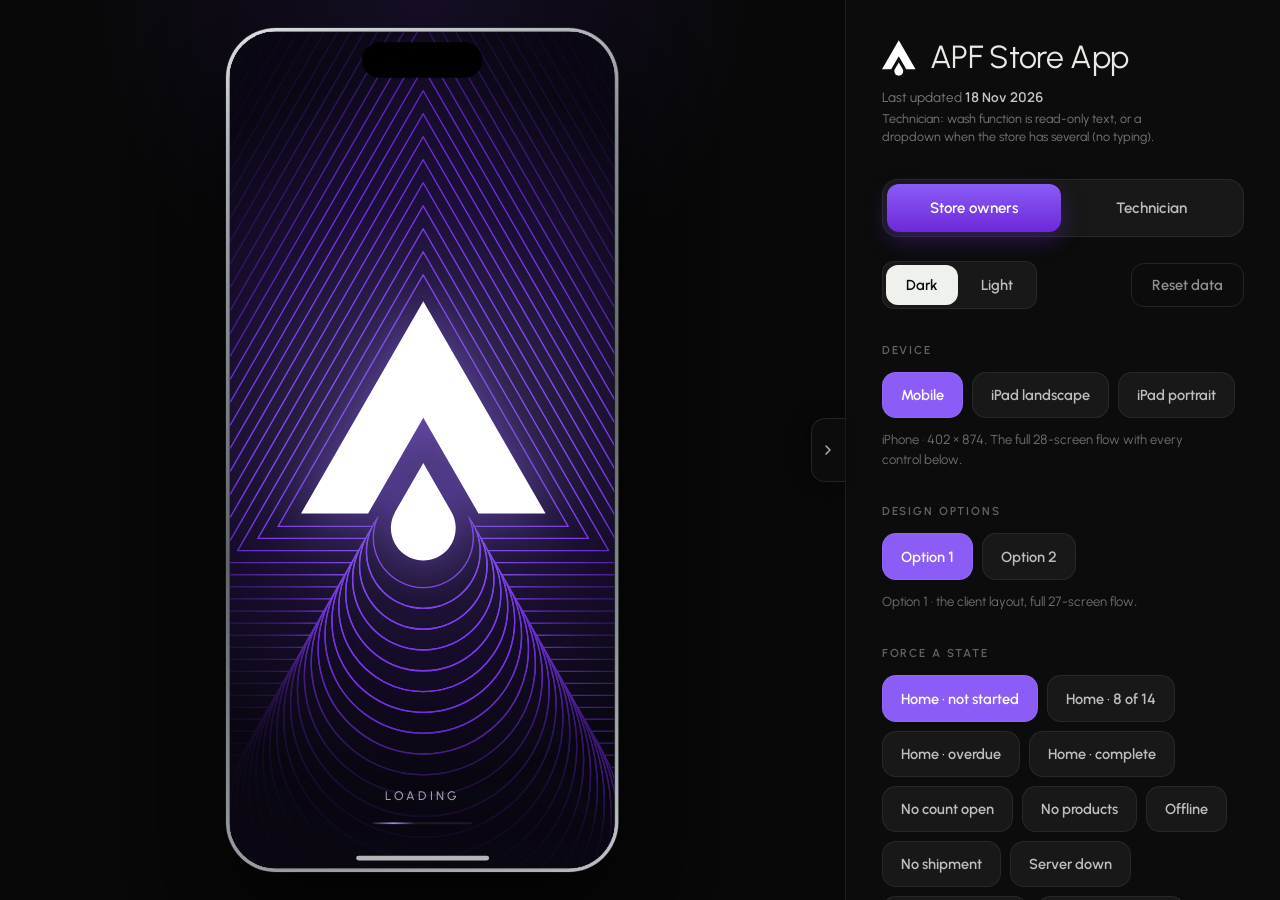
<file: store-app/index.html>
<!doctype html>
<html lang="en">
  <head>
    <meta charset="UTF-8" />
    <link rel="icon" type="image/svg+xml" href="./assets/apf-icon-WhAL2Us3.svg" />
    <meta name="viewport" content="width=device-width, initial-scale=1.0" />
    <title>APF Store App · Prototype</title>
    <script type="module" crossorigin src="./assets/index-CYyWlgnz.js"></script>
    <link rel="stylesheet" crossorigin href="./assets/index-BhBvgNqp.css">
  </head>
  <body>
    <div id="root"></div>
  </body>
</html>
</file>
<file: store-app/assets/index-BhBvgNqp.css>
._wrap_bd04f_1{flex:none;height:100vh;transition:width .32s cubic-bezier(.22,.9,.24,1),min-width .32s cubic-bezier(.22,.9,.24,1);position:relative}._handle_bd04f_7{color:#e8eae6bf;z-index:5;background:#0b0c0b;border:1px solid #ffffff1a;border-right:0;border-radius:14px 0 0 14px;justify-content:center;align-items:center;width:34px;height:64px;display:flex;position:absolute;top:50%;left:-34px;transform:translateY(-50%);box-shadow:-6px 0 18px #0000004d}._clip_bd04f_25{width:100%;height:100vh;overflow:hidden}._body_bd04f_26{background:#0b0c0b;border-left:1px solid #ffffff12;flex-direction:column;gap:34px;width:min(520px,34vw);min-width:400px;height:100vh;padding:40px 36px 56px;font-size:15px;display:flex;overflow-y:auto}._top_bd04f_40{flex-direction:column;align-items:flex-start;gap:12px;display:flex}._brand_bd04f_41{align-items:center;gap:14px;display:flex}._logo_bd04f_42{filter:invert();width:34px;height:36px}._name_bd04f_43{letter-spacing:-.02em;white-space:nowrap;font-size:32px;font-weight:400;line-height:1.1}._current_bd04f_44{color:#e8eae680;white-space:nowrap;font-size:13.5px}._current_bd04f_44 b{color:#e8eae6d9;font-weight:600}._updated_bd04f_46{flex-direction:column;gap:4px;display:flex}._change_bd04f_47{color:#e8eae680;max-width:300px;font-size:12.5px;line-height:1.4}._row_bd04f_49{align-items:center;gap:10px;display:flex}._segment_bd04f_50{background:#ffffff0d;border:1px solid #ffffff12;border-radius:12px;gap:3px;padding:3px;display:flex}._seg_bd04f_50{color:#e8eae6cc;white-space:nowrap;border-radius:12px;padding:11px 20px;font-size:14.5px;font-weight:600;transition:background .2s,color .2s}._segOn_bd04f_67{color:#0b0c0b;background:#eef1ec}._reset_bd04f_68{color:#e8eae699;white-space:nowrap;border:1px solid #ffffff1a;border-radius:13px;margin-left:auto;padding:12px 20px;font-size:14.5px;font-weight:600}._label_bd04f_79{letter-spacing:.16em;text-transform:uppercase;color:#e8eae666;margin-bottom:15px;font-size:11.5px;font-weight:600}._chips_bd04f_87{flex-wrap:wrap;gap:9px;display:flex}._chip_bd04f_87{color:#e8eae6cc;white-space:nowrap;background:#ffffff0d;border:1px solid #ffffff12;border-radius:14px;padding:13px 18px;font-size:14.5px;font-weight:600;transition:background .18s}._chipOn_bd04f_99{color:#fff;background:#8b5cf6}._note_bd04f_100{color:#e8eae673;margin-top:12px;font-size:13px;line-height:1.55}._list_bd04f_102{grid-template-columns:minmax(0,1fr);gap:6px;display:grid}._item_bd04f_103{background:#ffffff08;border:1px solid #ffffff0d;border-radius:14px;align-items:center;gap:13px;min-width:0;padding:15px 18px;transition:background .18s;display:flex}._itemOn_bd04f_114{background:linear-gradient(#8b5cf6,#6d28d9)}._code_bd04f_115{color:#e8eae659;flex:none;width:30px;font:600 12px ui-monospace,monospace}._itemLabel_bd04f_116{color:#e8eae6bf;white-space:nowrap;text-overflow:ellipsis;font-size:15.5px;font-weight:500;overflow:hidden}._itemOn_bd04f_114 ._itemLabel_bd04f_116{color:#fff}._roles_bd04f_118{background:#ffffff0d;border:1px solid #ffffff12;border-radius:16px;grid-template-columns:1fr 1fr;gap:4px;margin-bottom:-10px;padding:4px;display:grid}._role_bd04f_118{color:#e8eae6cc;text-align:center;border-radius:12px;height:48px;font-size:15px;font-weight:600;transition:background .2s,color .2s}._roleOn_bd04f_137{color:#fff;background:linear-gradient(#8b5cf6,#6d28d9);box-shadow:0 8px 22px #6d28d959}._bar_3duxo_1{background:var(--bar);-webkit-backdrop-filter:blur(28px)saturate(180%);border:1px solid var(--edge2);box-shadow:var(--shadow);z-index:5;border-radius:999px;align-items:center;gap:6px;padding:6px;display:flex;position:absolute;bottom:26px;left:50%;transform:translate(-50%)}._tab_3duxo_18{--ease:cubic-bezier(.32,.72,0,1);background:var(--surf2);height:52px;color:var(--muted);transition:padding .34s var(--ease), background .26s ease, color .26s ease, box-shadow .26s ease;border-radius:999px;align-items:center;padding:0 15px;display:flex;position:relative;overflow:hidden}._active_3duxo_31{background:var(--accent-fill);color:var(--primary-ink);box-shadow:0 8px 22px var(--accent-glow);padding:0 20px 0 15px}._icon_3duxo_32{flex:none;justify-content:center;align-items:center;width:26px;height:26px;display:flex}._label_3duxo_33{opacity:0;white-space:nowrap;letter-spacing:-.01em;max-width:0;transition:max-width .34s var(--ease), margin-left .34s var(--ease), opacity .22s ease;margin-left:0;font-size:14px;font-weight:600;overflow:hidden}._active_3duxo_31 ._label_3duxo_33{opacity:1;max-width:140px;margin-left:9px}._dot_3duxo_45{background:var(--signal);width:7px;height:7px;box-shadow:0 0 8px var(--signal-glow);border-radius:50%;position:absolute;top:11px;right:11px}._badge_3duxo_55{background:var(--accent-fill);min-width:17px;height:17px;color:var(--primary-ink);box-shadow:0 0 0 2px var(--bar);border-radius:999px;justify-content:center;align-items:center;padding:0 5px;font-size:10.5px;font-weight:700;display:flex;position:absolute;top:7px;right:6px}._splash_d7ooq_1{z-index:40;cursor:pointer;background:radial-gradient(120% 46% at 50% 0,#180e2c 0%,#0f0920 44%,#08060f 100%),radial-gradient(82% 30% at 50% -6%,#8b5cf642,#0000 70%),#08060f;position:absolute;inset:0;overflow:hidden}._art_d7ooq_13{opacity:0;animation:.9s cubic-bezier(.22,.9,.24,1) both _apf-artUp_d7ooq_1;position:absolute;inset:0}._layer_d7ooq_14{object-fit:cover;width:100%;height:100%;display:block;position:absolute;inset:0}._overlay_d7ooq_15{pointer-events:none}._sweep_d7ooq_18{pointer-events:none;filter:drop-shadow(0 0 9px #8b5cf6bf);opacity:.9;animation:4.6s cubic-bezier(.32,0,.72,.62) 1.5s infinite _sweepRing_d7ooq_1;-webkit-mask-image:radial-gradient(circle closest-side at 50% 59.5%,#0000 55%,#000 78%,#0000 100%);mask-image:radial-gradient(circle closest-side at 50% 59.5%,#0000 55%,#000 78%,#0000 100%);-webkit-mask-position:50% 59.5%;mask-position:50% 59.5%;-webkit-mask-size:20% 20%;mask-size:20% 20%;-webkit-mask-repeat:no-repeat;mask-repeat:no-repeat}._halo_d7ooq_33{pointer-events:none;background:radial-gradient(circle,#a78bfa57,#7c3aed21 42%,#0000 68%);border-radius:50%;width:190%;padding-bottom:190%;animation:5.5s ease-in-out 1.6s infinite _apf-halo_d7ooq_1;position:absolute;top:47.5%;left:50%;transform:translate(-50%,-50%)}._markWrap_d7ooq_46{animation:.8s cubic-bezier(.22,.9,.24,1) .62s both _apf-markUp_d7ooq_1;position:absolute;inset:0}._mark_d7ooq_46{filter:drop-shadow(0 0 26px #8b5cf68c);width:100%;height:100%;display:block;position:absolute;inset:0}._loading_d7ooq_49{flex-direction:column;align-items:center;gap:20px;animation:.8s ease-out 1.25s both _apf-fadeUp_d7ooq_1;display:flex;position:absolute;bottom:46px;left:0;right:0}._loadingText_d7ooq_60{letter-spacing:.26em;text-transform:uppercase;color:#ffffff9e;white-space:nowrap;font-size:13px;font-weight:500}._bar_d7ooq_61{background:#ffffff14;border-radius:2px;width:104px;height:2px;position:relative;overflow:hidden}._barLight_d7ooq_62{background:linear-gradient(90deg,#0000,#a78bfa,#0000);border-radius:2px;width:42%;animation:1.5s ease-in-out infinite _apf-sweep_d7ooq_1;position:absolute;inset:0}@keyframes _apf-artUp_d7ooq_1{0%{opacity:0;transform:scale(1.03)}to{opacity:1;transform:none}}@keyframes _apf-markUp_d7ooq_1{0%{opacity:0;transform:translateY(14px)scale(.97)}to{opacity:1;transform:none}}@keyframes _apf-halo_d7ooq_1{0%,to{opacity:.4;transform:translate(-50%,-50%)scale(1)}50%{opacity:.7;transform:translate(-50%,-50%)scale(1.08)}}@keyframes _apf-fadeUp_d7ooq_1{0%{opacity:0;transform:translateY(10px)}to{opacity:1;transform:none}}@keyframes _apf-sweep_d7ooq_1{0%{transform:translate(-100%)}to{transform:translate(240%)}}@keyframes _sweepRing_d7ooq_1{0%{-webkit-mask-size:20% 20%;mask-size:20% 20%}to{-webkit-mask-size:507% 507%;mask-size:507% 507%}}._btn_2v7ob_2{cursor:pointer;border-radius:999px;flex:none;justify-content:center;align-items:center;gap:8px;width:100%;height:52px;font-size:16px;font-weight:600;display:flex}._md_2v7ob_15{height:52px;font-size:15.5px}._sm_2v7ob_16{height:48px;font-size:14px}._primary_2v7ob_17{background:var(--primary);color:var(--primary-ink);box-shadow:var(--primary-glow)}._off_2v7ob_18{background:var(--btn-off);color:var(--btn-off-ink)}._secondary_2v7ob_19{background:var(--surf-flat);border:1px solid var(--edge2);color:var(--text)}._outline_2v7ob_20{border:1px solid var(--edge2);color:var(--text)}._danger_2v7ob_21{border:1px solid var(--danger-edge);color:var(--danger)}._text_2v7ob_22{height:44px;color:var(--muted);font-size:14px}._field_2v7ob_25{background:var(--surf-flat);border:1px solid var(--edge2);border-radius:16px;align-items:center;gap:12px;height:54px;padding:0 16px;display:flex}._fieldIcon_2v7ob_35{color:var(--muted);flex:none;display:flex}._input_2v7ob_36{min-width:0;color:var(--text);background:0 0;border:0;outline:none;flex:1;font-size:16px}._card_2v7ob_39{background:var(--surf);border:1px solid var(--edge);border-radius:20px}._badge_2v7ob_41{background:var(--surf2);color:var(--muted);border-radius:50%;flex:none;justify-content:center;align-items:center;display:flex}._notice_2v7ob_50{background:var(--surf2);border-radius:14px;gap:10px;padding:12px 14px;font-size:13px;line-height:1.45;display:flex}._noticeIcon_2v7ob_59{color:var(--muted);flex:none;display:flex}._kicker_2v7ob_60{letter-spacing:.08em;text-transform:uppercase;color:var(--muted);font-size:11px;font-weight:600}._stepper_2v7ob_63{background:var(--surf2);border-radius:999px;flex:none;align-items:center;gap:2px;padding:3px;display:flex}._stepBtn_2v7ob_64{width:40px;height:40px;color:var(--muted);border-radius:50%;flex:none;justify-content:center;align-items:center;display:flex}._stepPlus_2v7ob_71{background:var(--accent-fill);color:var(--primary-ink)}._stepValue_2v7ob_72{text-align:center;font-size:18px;font-weight:600}._toggle_2v7ob_75{border-radius:999px;flex:none;width:50px;height:29px;transition:background .2s;position:relative}._knob_2v7ob_76{background:#fff;border-radius:50%;width:23px;height:23px;transition:left .2s;position:absolute;top:3px;box-shadow:0 2px 6px #0000004d}._rules_2v7ob_86{flex-direction:column;gap:10px;display:flex}._rule_2v7ob_86{white-space:nowrap;align-items:center;gap:10px;font-size:13px;font-weight:500;display:flex}._ruleMark_2v7ob_88{width:18px;height:18px;color:var(--primary-ink);border:1.5px solid;border-radius:50%;flex:none;justify-content:center;align-items:center;display:inline-flex}._selects_2v7ob_98{align-items:flex-start;gap:8px;display:flex}._select_2v7ob_98{flex:0 auto;min-width:0;max-width:100%}._selectPill_2v7ob_100{background:var(--surf);border:1px solid var(--edge);cursor:pointer;border-radius:14px;align-items:center;gap:7px;max-width:100%;height:38px;padding:0 12px;display:flex}._selectValue_2v7ob_110{color:var(--text);white-space:nowrap;text-overflow:ellipsis;font-size:13px;font-weight:500;overflow:hidden}._selectCount_2v7ob_111{color:var(--faint);flex:none;font-size:12px;font-weight:600}._caret_2v7ob_112{color:var(--faint);flex:none;transition:transform .22s;display:flex}._menu_2v7ob_113{background:var(--surf);border:1px solid var(--edge);box-shadow:var(--shadow);border-radius:16px;margin-top:8px;padding:5px;animation:.22s ease-out rise}._option_2v7ob_122{cursor:pointer;border-radius:12px;align-items:center;gap:8px;width:100%;padding:11px;display:flex}._optionLabel_2v7ob_123{white-space:nowrap;text-overflow:ellipsis;flex:1;min-width:0;font-size:14px;overflow:hidden}._optionCount_2v7ob_124{flex:none;font-size:12px;font-weight:600}._optionOn_2v7ob_125{background:var(--accent-soft);color:var(--accent)}._selectPill_2v7ob_100:focus-visible{outline:2px solid var(--accent);outline-offset:2px}._selectFloat_2v7ob_128{position:relative}._menuFloat_2v7ob_129{z-index:40;width:max-content;min-width:100%;max-width:min(320px,100vw - 40px);position:absolute;top:100%;left:0}._menuRight_2v7ob_130{left:auto;right:0}._screen_tojtx_2{z-index:1;flex-direction:column;flex:1;min-height:0;animation:.2s ease-out rise;display:flex;position:relative}._padded_tojtx_12{padding:0 24px 36px;animation-duration:.25s}._header_tojtx_14{padding:0 20px 18px}._headerRow_tojtx_15{justify-content:space-between;align-items:center;gap:12px;display:flex}._title_tojtx_16{letter-spacing:-.025em;margin-top:18px;font-size:30px;font-weight:400;line-height:1.1;animation:.5s cubic-bezier(.22,.9,.24,1) 40ms both reveal}._sub_tojtx_25{color:var(--muted);margin-top:7px;font-size:13px;animation:.5s cubic-bezier(.22,.9,.24,1) .1s both reveal}._recess_tojtx_34{background:var(--recess);border-top:1px solid var(--edge2);box-shadow:var(--recess-shadow);border-radius:26px 26px 0 0;flex:1;overflow:auto}._back_tojtx_43{cursor:pointer;flex:none;align-self:flex-start;align-items:center;gap:10px;display:inline-flex}._backCircle_tojtx_44{background:var(--surf-flat);border:1px solid var(--edge);width:34px;height:34px;color:var(--text);border-radius:50%;flex:none;justify-content:center;align-items:center;display:flex}._backLabel_tojtx_53{color:var(--muted);white-space:nowrap;font-size:14px;font-weight:500}._footer_tojtx_56{background:var(--fade);padding:26px 20px 34px;position:absolute;bottom:0;left:0;right:0}._title_120gy_2{letter-spacing:-.025em;font-size:30px;font-weight:400;line-height:1.1}._body_120gy_3{color:var(--muted);font-size:14px;line-height:1.5}._strong_120gy_4{color:var(--text);font-weight:600}._narrow_120gy_5{max-width:290px;margin:0 auto}._push_120gy_6{margin-top:auto}._gap12_120gy_7{margin-top:12px}._gap16_120gy_8{margin-top:16px}._gap28_120gy_9{margin-top:28px}._error_15yvm_1{background:var(--surf);border:1px solid var(--edge);text-align:left;border-radius:14px;gap:10px;padding:12px 14px;font-size:13.5px;line-height:1.45;display:flex}._errorIcon_15yvm_12{color:var(--danger);flex:none;padding-top:1px;display:flex}._errorText_15yvm_13{flex:1;min-width:0}._amber_15yvm_14 ._errorIcon_15yvm_12{color:var(--late-text)}._confirm_15yvm_16{text-align:center;flex-direction:column;align-items:center;width:100%;max-width:520px;margin:auto;display:flex}._disc_15yvm_17{background:color-mix(in srgb, var(--accent) 15%, transparent);width:56px;height:56px;color:var(--accent);border-radius:50%;flex:none;justify-content:center;align-items:center;animation:.45s cubic-bezier(.34,1.4,.64,1) both pop;display:flex}._discNeutral_15yvm_26{background:var(--surf2);color:var(--muted)}._title_15yvm_27{letter-spacing:-.015em;margin-top:18px;font-size:22px;font-weight:500;line-height:1.25}._body_15yvm_28{max-width:320px;color:var(--muted);margin-top:8px;font-size:14px;line-height:1.55}._summary_15yvm_29{text-align:left;width:100%}._actions_15yvm_30{flex-direction:column;align-items:center;gap:4px;width:100%;margin-top:24px;display:flex}._tel_15yvm_32{color:var(--accent);white-space:nowrap;font-weight:600;text-decoration:none}._link_15yvm_35{height:44px;color:var(--accent);align-items:center;padding:0 8px;font-size:14px;font-weight:600;display:inline-flex}._fieldError_15yvm_37._fieldError_15yvm_37{border-color:var(--danger)}._fieldMsg_15yvm_39{color:var(--danger);align-items:center;gap:6px;margin:-2px 4px 0;font-size:13px;font-weight:500;display:flex}._fieldMsg_15yvm_39 svg{flex:none}._logoRow_y7i60_1{justify-content:center;margin-top:64px;display:flex}._logo_y7i60_1{background:var(--surf);border:1px solid var(--edge2);width:104px;height:104px;box-shadow:var(--shadow);border-radius:30px;justify-content:center;align-items:center;display:flex}._logo_y7i60_1 img{width:45px;height:47px;filter:var(--logo)}._title_y7i60_11{text-align:center;letter-spacing:-.025em;margin-top:40px;font-size:30px;font-weight:400;line-height:1.1}._sub_y7i60_12{text-align:center;color:var(--muted);margin-top:9px;font-size:14px}._fields_y7i60_13{flex-direction:column;gap:10px;margin-top:32px;display:flex}._links_y7i60_14{justify-content:center;gap:20px;margin-top:20px;font-size:14px;font-weight:600;display:flex}._forgot_y7i60_15{color:var(--muted)}._request_y7i60_16{color:var(--accent)}._status_y7i60_18{background:var(--surf);border:1px solid var(--edge);text-align:left;border-radius:18px;align-items:center;gap:13px;margin-top:auto;padding:15px 18px;display:flex}._statusText_y7i60_29{flex:1;min-width:0}._statusTitle_y7i60_30{white-space:nowrap;text-overflow:ellipsis;font-size:14.5px;font-weight:600;overflow:hidden}._statusSub_y7i60_31{color:var(--muted);white-space:nowrap;text-overflow:ellipsis;margin-top:3px;font-size:12.5px;overflow:hidden}._chevron_y7i60_32{color:var(--faint);flex:none;display:flex}._title_117h3_1{margin-top:40px}._intro_117h3_2{margin-top:8px}._help_117h3_3{color:var(--muted);text-align:center;margin-top:16px;font-size:13px;line-height:1.5}._sub_1o00p_1{color:var(--muted);margin-top:7px;font-size:13px;animation:.5s cubic-bezier(.22,.9,.24,1) .1s both reveal}._fields_1o00p_8{flex-direction:column;gap:10px;display:flex}._known_1o00p_9{background:var(--accent-soft);border-radius:16px;padding:14px 16px;font-size:13px;line-height:1.5}._knownLink_1o00p_10{cursor:pointer;font-weight:600;text-decoration:underline}._required_1o00p_11{color:var(--faint);flex:none;font-size:11.5px;font-weight:600}._picker_1o00p_13{position:relative}._tags_1o00p_14{background:var(--surf-flat);border:1px solid var(--edge2);border-radius:16px;flex-wrap:wrap;align-items:center;gap:7px;min-height:54px;padding:8px 14px 8px 16px;display:flex}._tagsIcon_1o00p_26{color:var(--muted);flex:none;margin-right:5px;display:flex}._tag_1o00p_14{background:var(--accent-soft);color:var(--accent);border-radius:999px;align-items:center;gap:6px;padding:6px 8px 6px 11px;font-size:13px;font-weight:600;animation:.16s ease-out rise;display:flex}._tagRemove_1o00p_39{cursor:pointer;opacity:.7;display:flex}._query_1o00p_40{min-width:110px;height:36px;color:var(--text);background:0 0;border:0;outline:none;flex:1;padding:0;font-size:16px}._results_1o00p_42{background:var(--surf-flat);border:1px solid var(--edge2);box-shadow:var(--shadow);border-radius:16px;margin-top:6px;animation:.16s ease-out rise;overflow:hidden}._result_1o00p_42{border-top:1px solid var(--edge);background:var(--surf-flat);align-items:center;gap:12px;width:100%;padding:13px 15px;display:flex}._resultOn_1o00p_60{background:var(--accent-soft)}._resultIcon_1o00p_61{color:var(--faint);flex:none;display:flex}._resultText_1o00p_62{flex:1;min-width:0}._resultCity_1o00p_63{white-space:nowrap;text-overflow:ellipsis;font-size:14.5px;font-weight:500;overflow:hidden}._resultNo_1o00p_64{color:var(--muted);margin-top:2px;font-size:12px}._resultCheck_1o00p_65{color:var(--accent);flex:none;display:flex}._noResults_1o00p_66{background:var(--surf-flat);border:1px solid var(--edge2);color:var(--muted);border-radius:16px;margin-top:6px;padding:14px 15px;font-size:13px;animation:.16s ease-out rise}._hint_1o00p_76{color:var(--muted);margin-top:9px;padding:0 4px;font-size:12.5px;line-height:1.5}._send_1o00p_77{margin-top:16px}._card_184fr_1{margin-top:24px;padding:18px 20px}._animated_184fr_2{animation:.5s ease-out .28s both riseIn}._head_184fr_3{border-bottom:1px solid var(--edge);padding-bottom:16px}._headText_184fr_4{letter-spacing:.1em;text-transform:uppercase;color:var(--muted);font-size:11px;font-weight:600}._list_184fr_5{flex-direction:column;margin-top:16px;display:flex}._step_184fr_6{align-items:flex-start;gap:14px;display:flex}._rail_184fr_7{flex-direction:column;flex:none;align-self:stretch;align-items:center;display:flex}._dot_184fr_8{border:1.5px solid;border-radius:50%;flex:none;justify-content:center;align-items:center;width:26px;height:26px;font-size:11.5px;font-weight:600;display:flex}._done_184fr_17{background:var(--accent-fill);color:var(--primary-ink);border-color:#0000}._active_184fr_18{background:var(--accent-soft);border-color:var(--accent-fill);color:var(--accent)}._todo_184fr_19{background:var(--surf-flat);border-color:var(--edge2);color:var(--muted)}._line_184fr_20{background:var(--edge2);border-radius:1px;flex:1;width:1.5px;min-height:22px}._lineDone_184fr_21{background:var(--accent-fill)}._text_184fr_22{flex:1;min-width:0;padding-bottom:20px}._step_184fr_6:last-child ._text_184fr_22{padding-bottom:0}._titleRow_184fr_24{justify-content:space-between;align-items:center;gap:10px;display:flex}._title_184fr_24{color:var(--text);letter-spacing:-.01em;white-space:nowrap;min-width:0;font-size:14.5px;font-weight:500}._titleTodo_184fr_26{color:var(--muted)}._pill_184fr_27{background:var(--surf2);color:var(--muted);white-space:nowrap;border-radius:999px;flex:none;padding:4px 9px;font-size:11.5px;font-weight:600}._sub_184fr_37{color:var(--muted);margin-top:4px;font-size:12.5px;line-height:1.45}._back_1e6q7_2{width:100%;animation:.45s ease-out .62s both riseIn}._back_19oc9_1{flex:none;align-self:flex-start;margin-left:-4px}._title_19oc9_2{margin-top:18px}._intro_19oc9_3{color:var(--muted);margin-top:7px;font-size:13px;line-height:1.5}._link_19oc9_4{color:var(--accent);font-weight:600}._foot_19oc9_5{text-align:center;color:var(--muted);margin-top:12px;padding:0 12px;font-size:12px;line-height:1.5}._title_13um3_1{margin-top:44px}._intro_13um3_2{margin-top:8px}._fields_13um3_3{flex-direction:column;gap:10px;margin-top:28px;display:flex}._eye_13um3_4{color:var(--faint);flex:none;margin:-4px;padding:4px;display:flex}._rules_13um3_5{margin-top:18px}._screen_eau7a_2{padding:0 20px 48px}._top_eau7a_3{justify-content:flex-end;display:flex}._signOut_eau7a_4{background:var(--surf-flat);border:1px solid var(--edge2);border-radius:999px;align-items:center;gap:8px;height:38px;padding:0 14px 0 12px;font-size:14px;font-weight:600;display:flex}._signOut_eau7a_4 svg{color:var(--muted)}._body_eau7a_15{text-align:center;flex-direction:column;flex:1;justify-content:safe center;align-items:center;width:100%;max-width:360px;min-height:0;margin:0 auto;padding-bottom:40px;display:flex;overflow-y:auto}._disc_eau7a_17{background:var(--danger-soft);width:56px;height:56px;color:var(--danger);border-radius:50%;justify-content:center;align-items:center;animation:.45s cubic-bezier(.34,1.4,.64,1) both pop;display:flex}._title_eau7a_25{letter-spacing:-.015em;margin-top:18px;font-size:22px;font-weight:500;line-height:1.25}._sub_eau7a_26{color:var(--muted);margin-top:8px;font-size:14px;line-height:1.55}._details_eau7a_28{width:100%;margin-top:24px}._reason_eau7a_29{background:var(--surf);border:1px solid var(--edge);text-align:left;border-radius:18px;width:100%;padding:16px 18px}._label_eau7a_30{letter-spacing:.08em;text-transform:uppercase;color:var(--faint);font-size:10.5px;font-weight:600}._text_eau7a_31{overflow-wrap:anywhere;margin-top:6px;font-size:14.5px;line-height:1.55}._contact_eau7a_33{background:var(--surf);border:1px solid var(--edge);text-align:left;border-radius:18px;width:100%;margin-top:12px;overflow:hidden}._contactHead_eau7a_34{letter-spacing:.08em;text-transform:uppercase;color:var(--faint);padding:14px 18px 4px;font-size:10.5px;font-weight:600}._row_eau7a_35{min-height:60px;color:inherit;align-items:center;gap:12px;padding:10px 14px 10px 18px;text-decoration:none;display:flex}._row_eau7a_35+._row_eau7a_35{border-top:1px solid var(--edge)}._rowIcon_eau7a_37{background:var(--accent-soft);width:36px;height:36px;color:var(--accent);border-radius:12px;flex:none;justify-content:center;align-items:center;display:flex}._rowText_eau7a_38{flex-direction:column;flex:1;gap:1px;min-width:0;display:flex}._rowLabel_eau7a_39{color:var(--muted);font-size:12px}._rowValue_eau7a_40{overflow-wrap:anywhere;font-size:14.5px;font-weight:600}._rowGo_eau7a_41{color:var(--faint);flex:none;display:flex}._nested_eau7a_43 ._reason_eau7a_29,._nested_eau7a_43 ._contact_eau7a_33{background:var(--surf-flat)}._img_82z3e_1{background-position:50%;background-repeat:no-repeat;background-size:contain;position:absolute;inset:0}._framed_82z3e_2{inset:1px}._search_82z3e_4{background:var(--surf-flat);border:1px solid var(--edge);align-items:center;gap:10px;padding:0 14px;display:flex}._searchIcon_82z3e_5{color:var(--faint);display:flex}._searchInput_82z3e_6{color:var(--text);background:0 0;border:0;outline:none;flex:1;min-width:0;font-size:15px}._avatarImg_82z3e_8{object-fit:cover;width:100%;height:100%;display:block}._initials_82z3e_9{background:var(--surf3);color:var(--text);justify-content:center;align-items:center;font-weight:600;display:flex}._sub_82z3e_11{color:var(--muted);margin-top:7px;font-size:13px;animation:.5s cubic-bezier(.22,.9,.24,1) .1s both reveal}._techBanner_82z3e_20{background:var(--surf-flat);border:1px solid var(--edge);color:var(--muted);border-radius:10px;align-items:center;gap:8px;padding:7px 12px;font-size:12.5px;line-height:1.4;display:flex}._techIcon_82z3e_32{color:var(--muted);flex:none;display:flex}._greeting_nfd7e_1{color:var(--muted);font-size:13.5px;font-weight:500}._actions_nfd7e_2{flex:none;align-items:center;gap:8px;display:flex}._msgBtn_nfd7e_3{background:var(--surf-flat);border:1px solid var(--edge2);width:36px;height:36px;color:var(--text);border-radius:50%;justify-content:center;align-items:center;display:flex;position:relative}._msgDot_nfd7e_12{background:var(--signal);border:2px solid var(--bg);border-radius:50%;width:8px;height:8px;position:absolute;top:6px;right:7px}._avatar_nfd7e_19{background:var(--accent-soft);border-radius:50%;flex:none;width:36px;height:36px;overflow:hidden}._avatar_nfd7e_19 img{object-fit:cover;width:36px;height:36px;display:block}._search_nfd7e_21{border-radius:14px;height:46px;margin-top:16px}._list_nfd7e_23{flex-direction:column;gap:8px;display:flex}._row_nfd7e_24{background:var(--surf);border:1px solid var(--edge);border-radius:20px;align-items:center;gap:14px;padding:16px;display:flex}._badge_nfd7e_33{background:var(--surf2);width:42px;height:42px;color:var(--muted);border-radius:50%;flex:none;justify-content:center;align-items:center;display:flex}._text_nfd7e_41{flex:1;min-width:0;display:block}._noRow_nfd7e_42{align-items:center;gap:8px;display:flex}._storeNo_nfd7e_43{letter-spacing:.02em;color:var(--muted);white-space:nowrap;font-size:12px;font-weight:600}._newDot_nfd7e_44{background:var(--accent);border-radius:50%;flex:none;width:7px;height:7px}._city_nfd7e_45{letter-spacing:-.01em;color:var(--text);white-space:nowrap;text-overflow:ellipsis;margin-top:3px;font-size:17px;font-weight:500;display:block;overflow:hidden}._statusRow_nfd7e_52{align-items:center;gap:6px;margin-top:7px;display:flex}._status_nfd7e_52{color:var(--muted);white-space:nowrap;font-size:12.5px;font-weight:600}._sep_nfd7e_54{background:var(--faint);border-radius:50%;flex:none;width:3px;height:3px}._last_nfd7e_55{color:var(--faint);white-space:nowrap;font-size:12.5px}._chevron_nfd7e_56{color:var(--faint)}._overdue_nfd7e_58{border-color:var(--late-edge)}._overdue_nfd7e_58 ._badge_nfd7e_33{background:var(--late-soft);color:var(--late-text)}._overdue_nfd7e_58 ._status_nfd7e_52{color:var(--late-text)}._done_nfd7e_61 ._badge_nfd7e_33{color:var(--ok,#22c55e)}._done_nfd7e_61 ._city_nfd7e_45{color:var(--muted)}._empty_nfd7e_65{text-align:center;flex-direction:column;flex:1;justify-content:center;align-items:center;padding:0 32px 80px;display:flex}._emptyIcon_nfd7e_66{background:var(--surf2);width:56px;height:56px;color:var(--muted);border-radius:16px;justify-content:center;align-items:center;display:flex}._emptyTitle_nfd7e_67{letter-spacing:-.01em;margin-top:16px;font-size:20px;font-weight:500}._emptyBody_nfd7e_68{color:var(--muted);max-width:300px;margin-top:6px;font-size:14px;line-height:1.5}._emptyPill_nfd7e_69{background:var(--surf2);height:40px;color:var(--text);border-radius:999px;align-items:center;gap:8px;margin-top:20px;padding:0 16px;font-size:14px;font-weight:600;text-decoration:none;display:inline-flex}._emptyPill_nfd7e_69 svg{color:var(--accent)}._emptyLink_nfd7e_71{min-height:44px;color:var(--accent);margin-top:6px;padding:0 12px;font-size:14px;font-weight:600}._allDone_nfd7e_73{text-align:center;color:var(--muted);margin-top:8px;font-size:13px}._noMatch_nfd7e_76{text-align:center;padding:36px 16px}._noMatchTitle_nfd7e_77{letter-spacing:-.01em;overflow-wrap:anywhere;font-size:16px;font-weight:500}._noMatchSub_nfd7e_78{color:var(--muted);margin-top:6px;font-size:14px}._tag_vbx4h_2{white-space:nowrap;color:#fff;-webkit-backdrop-filter:blur(10px);background:#ffffff24;border:1px solid #ffffff38;border-radius:999px;align-items:center;max-width:100%;font-weight:600;display:inline-flex;overflow:hidden}._phone_vbx4h_16{gap:7px;height:30px;padding:0 12px 0 3px;font-size:12.5px}._ipad_vbx4h_17{gap:8px;height:34px;padding:0 14px 0 4px;font-size:13.5px}._icon_vbx4h_18{color:#4a1596;background:#fff;border-radius:50%;flex:none;place-items:center;display:grid}._phone_vbx4h_16 ._icon_vbx4h_18{width:22px;height:22px}._ipad_vbx4h_17 ._icon_vbx4h_18{width:26px;height:26px}._icon_vbx4h_18 svg{width:62%;height:62%;overflow:visible}._ok_vbx4h_22 ._icon_vbx4h_18{color:#0b0a12;background:#5bd28a}._late_vbx4h_23 ._icon_vbx4h_18{background:var(--late);color:var(--late-ink)}._ok_vbx4h_22 ._icon_vbx4h_18 svg,._late_vbx4h_23 ._icon_vbx4h_18 svg{width:72%;height:72%}._stores_vbx4h_25 ._icon_vbx4h_18 svg{width:56%;height:56%}._label_vbx4h_26{text-overflow:ellipsis;min-width:0;overflow:hidden}._collapse_vbx4h_29{-webkit-backdrop-filter:none;background:0 0;border:0;gap:0;height:auto;padding:0}._collapse_vbx4h_29 ._label_vbx4h_26{display:none}._collapse_vbx4h_29 ._icon_vbx4h_18{width:30px;height:30px}._due_vbx4h_34 path:nth-child(2){transform-box:view-box;transform-origin:12px 12px;animation:4s linear infinite _hand_vbx4h_1}._live_vbx4h_35 svg{animation:2.4s cubic-bezier(.6,0,.4,1) infinite _flip_vbx4h_1}._ok_vbx4h_22 path{stroke-dasharray:14;stroke-dashoffset:14px;animation:3s ease-out infinite _draw_vbx4h_1}._late_vbx4h_23 ._icon_vbx4h_18{animation:2.2s ease-in-out infinite _nudge_vbx4h_1}._stores_vbx4h_25 svg{animation:3.2s ease-in-out infinite _hop_vbx4h_1}@keyframes _hop_vbx4h_1{0%,70%,to{transform:translateY(0)}85%{transform:translateY(-6.25%)}}@keyframes _hand_vbx4h_1{to{transform:rotate(360deg)}}@keyframes _flip_vbx4h_1{0%,70%{transform:rotate(0)}to{transform:rotate(180deg)}}@keyframes _draw_vbx4h_1{0%{stroke-dashoffset:14px}25%,85%{stroke-dashoffset:0;opacity:1}to{stroke-dashoffset:0;opacity:0}}@keyframes _nudge_vbx4h_1{0%,60%,to{transform:scale(1)}70%{transform:scale(1.15)rotate(-8deg)}80%{transform:scale(1.15)rotate(8deg)}90%{transform:scale(1)}}@media (prefers-reduced-motion:reduce){._tag_vbx4h_2 *,._late_vbx4h_23 ._icon_vbx4h_18{animation:none!important}._ok_vbx4h_22 path{stroke-dashoffset:0}}._top_1fv78_1{justify-content:space-between;align-items:center;padding:0 20px;display:flex}._storePill_1fv78_2{background:var(--surf-flat);border:1px solid var(--edge2);border-radius:999px;align-items:center;gap:8px;height:38px;padding:0 14px;display:flex}._storeId_1fv78_12{font-size:14px;font-weight:600}._storeCity_1fv78_13{color:var(--muted);white-space:nowrap;font-size:14px;font-weight:500}._bell_1fv78_14{background:var(--surf-flat);border:1px solid var(--edge);border-radius:50%;flex:none;justify-content:center;align-items:center;width:38px;height:38px;display:flex;position:relative}._bellDot_1fv78_23{background:var(--signal);border:2px solid var(--bg);border-radius:50%;width:8px;height:8px;position:absolute;top:9px;right:10px}._avatar_1fv78_30{background:var(--accent-soft);border-radius:50%;flex:none;width:38px;height:38px;overflow:hidden}._avatar_1fv78_30 img{object-fit:cover;width:38px;height:38px;display:block}._scroll_1fv78_34{flex:1;padding:26px 20px 120px;overflow:auto;-webkit-mask-image:linear-gradient(#0000 0,#000 16px);mask-image:linear-gradient(#0000 0,#000 16px)}._greeting_1fv78_35{color:var(--muted);font-size:14px}._title_1fv78_36{letter-spacing:-.025em;margin-top:4px;font-size:30px;font-weight:400;line-height:1.1}._firstRun_1fv78_37{background:var(--surf-flat);border:1px solid var(--edge);border-radius:14px;align-items:flex-start;gap:10px;margin-top:14px;padding:12px 14px;font-size:13px;line-height:1.45;display:flex}._dismiss_1fv78_49{color:var(--muted);flex:none;margin:1px -2px 0 0;padding:2px;display:flex}._hero_1fv78_51{box-shadow:var(--hero-shadow);border-radius:26px;margin-top:14px;padding:20px;overflow:hidden}._heroTop_1fv78_52{justify-content:space-between;align-items:center;gap:12px;display:flex}._cta_1fv78_53{color:#2e1065;white-space:nowrap;background:#fff;border-radius:999px;flex:none;align-items:center;gap:7px;height:40px;padding:0 15px;font-size:14.5px;font-weight:600;display:flex;box-shadow:0 1px 2px #0003}._bigRow_1fv78_68{align-items:baseline;gap:7px;display:flex}._big_1fv78_68{letter-spacing:-.03em;color:#fff;font-size:34px;font-weight:700;line-height:1}._bigSuffix_1fv78_70{color:#ffffffb8;font-size:14px;font-weight:600}._heroSub_1fv78_71{color:#ffffffb3;margin-top:6px;font-size:13px}._progressRow_1fv78_72{align-items:center;gap:12px;margin-top:14px;display:flex}._track_1fv78_73{background:#0000006b;border-radius:999px;flex:1;min-width:0;height:6px;overflow:hidden}._pct_1fv78_74{white-space:nowrap;color:#fff;flex:none;font-size:14px;font-weight:600}._heroNone_1fv78_77{align-items:flex-start;gap:14px;display:flex}._noProducts_1fv78_80{background:var(--surf-flat);border:1px solid var(--edge);color:var(--muted);border-radius:18px;align-items:center;gap:12px;margin-top:14px;padding:16px;font-size:14px;line-height:1.45;display:flex}._noProductsIcon_1fv78_81{background:var(--surf2);width:40px;height:40px;color:var(--muted);border-radius:12px;flex:none;justify-content:center;align-items:center;display:flex}._noneIcon_1fv78_82{color:#fff;background:#ffffff29;border:1px solid #ffffff38;border-radius:12px;flex:none;justify-content:center;align-items:center;width:40px;height:40px;display:flex}._noneTitle_1fv78_83{color:#fff;margin-top:1px;font-size:17px;font-weight:600}._noneBody_1fv78_84{color:#ffffffb8;margin-top:4px;font-size:13px;line-height:1.45}._tiles_1fv78_86{z-index:1;grid-template-columns:1fr 1fr;gap:8px;margin-top:8px;display:grid;position:relative}._tile_1fv78_86{flex-direction:column;min-width:0;min-height:124.5px;padding:16px;display:flex;position:relative}._tileText_1fv78_88{margin-top:auto;padding-top:14px}._tileLabel_1fv78_89{color:var(--muted);white-space:nowrap;text-overflow:ellipsis;font-size:12.5px;font-weight:500;overflow:hidden}._tileTitle_1fv78_90{letter-spacing:-.01em;white-space:nowrap;text-overflow:ellipsis;margin-top:2px;font-size:16px;font-weight:700;overflow:hidden}._tileSub_1fv78_92{color:var(--muted);-webkit-line-clamp:2;-webkit-box-orient:vertical;margin-top:2px;font-size:12px;line-height:1.35;display:-webkit-box;overflow:hidden}._supplies_1fv78_94{z-index:1;align-items:center;gap:14px;margin-top:8px;padding:14px 16px;display:flex;position:relative}._suppliesTitle_1fv78_95{font-size:15px;font-weight:600}._suppliesSub_1fv78_96{color:var(--muted);margin-top:2px;font-size:12px;line-height:1.45}._tileAlert_1fv78_99{background:var(--danger-soft);border-color:var(--danger-edge)}._tileAlert_1fv78_99 ._tileSub_1fv78_92{color:var(--danger);font-weight:600}._tileAlert_1fv78_99>span:first-child{background:var(--danger-soft);color:var(--danger)}._brandPill_1fv78_104{gap:8px;padding-left:0}._brandDisc_1fv78_105{background:linear-gradient(145deg,#a77bff 0%,#7c3aed 45%,#4c1d95 100%);border-radius:50%;flex:none;justify-content:center;align-items:center;width:38px;height:38px;margin:-1px 2px -1px -1px;display:flex;box-shadow:inset 0 1px #ffffff38,0 6px 14px -6px #6d28d9a6}._brandDisc_1fv78_105 img{filter:brightness(0)invert();width:17px;height:18px}._donePill_vjo14_1{border:1px solid var(--edge2);height:30px;color:var(--muted);border-radius:999px;flex:none;align-items:center;gap:6px;padding:0 12px;font-size:12px;font-weight:600;display:flex}._tools_vjo14_12{flex-direction:column;gap:14px;padding:0 20px 18px;display:flex}._cells_vjo14_13{gap:3px;display:flex}._cell_vjo14_13{background:var(--track);border-radius:2px;flex:1;height:4px}._cellDone_vjo14_15{background:var(--accent-fill)}._search_vjo14_16{border-radius:16px;height:48px}._list_vjo14_18{flex-direction:column;gap:6px;display:flex}._empty_vjo14_19{text-align:center;color:var(--muted);margin-top:48px;font-size:13.5px;line-height:1.55}._row_vjo14_21{background:var(--surf);border:1px solid var(--edge);border-radius:18px;align-items:center;gap:12px;padding:9px 16px 9px 12px;display:flex}._next_vjo14_30{border-color:var(--edge2)}._thumb_vjo14_31{flex:none;width:40px;height:52px;position:relative}._thumbDone_vjo14_32{opacity:.8}._text_vjo14_33{flex:1;min-width:0;display:block}._fn_vjo14_34{letter-spacing:.08em;text-transform:uppercase;color:var(--muted);white-space:nowrap;text-overflow:ellipsis;font-size:11px;font-weight:600;display:block;overflow:hidden}._name_vjo14_40{letter-spacing:-.01em;white-space:nowrap;text-overflow:ellipsis;margin-top:2px;font-size:15px;font-weight:600;display:block;overflow:hidden}._meta_vjo14_46{align-items:baseline;gap:8px;margin-top:2px;display:flex}._size_vjo14_47{min-width:0;color:var(--muted);white-space:nowrap;text-overflow:ellipsis;flex:1;font-size:12px;overflow:hidden}._last_vjo14_48{color:var(--muted);white-space:nowrap;flex:none;font-size:12px}._state_vjo14_50{color:var(--faint);flex:none;display:flex}._stateDone_vjo14_51{color:var(--ok,#22c55e)}._noCount_vjo14_54{text-align:center;flex-direction:column;flex:1;justify-content:center;align-items:center;padding:0 32px 100px;display:flex}._noCountIcon_vjo14_55{background:var(--surf2);width:56px;height:56px;color:var(--muted);border-radius:16px;justify-content:center;align-items:center;display:flex}._noCountTitle_vjo14_56{letter-spacing:-.01em;margin-top:16px;font-size:20px;font-weight:500}._noCountBody_vjo14_57{color:var(--muted);max-width:300px;margin-top:6px;font-size:14px;line-height:1.5}._header_mmil7_1{padding:0 20px 18px}._indexPill_mmil7_2{border:1px solid var(--edge2);height:30px;color:var(--muted);border-radius:999px;flex:none;align-items:center;padding:0 12px;font-size:12px;font-weight:600;display:flex}._headRow_mmil7_12{align-items:center;gap:14px;margin-top:12px;display:flex}._headThumb_mmil7_13{background:var(--surf2);border:1px solid var(--edge);border-radius:12px;flex:none;width:54px;height:78px;position:relative;overflow:hidden}._headText_mmil7_22{flex:1;min-width:0}._fn_mmil7_23{letter-spacing:.1em;text-transform:uppercase;color:var(--muted);white-space:nowrap;text-overflow:ellipsis;font-size:11px;font-weight:600;overflow:hidden}._title_mmil7_28{letter-spacing:-.025em;text-wrap:pretty;margin-top:5px;font-size:26px;font-weight:400;line-height:1.15}._size_mmil7_29{color:var(--muted);margin-top:6px;font-size:13px}._recess_mmil7_31{background:var(--recess);border-top:1px solid var(--edge2);box-shadow:var(--recess-shadow);border-radius:26px 26px 0 0;flex:1;padding:22px 20px 0;overflow:auto}._cardTitle_mmil7_41{font-size:15px;font-weight:600}._cardSub_mmil7_42{color:var(--muted);margin-top:3px;font-size:12px}._unopened_mmil7_43{justify-content:space-between;align-items:center;gap:10px;padding:14px 14px 14px 18px;display:flex}._tank_mmil7_45{margin-top:8px;padding:16px 18px}._tankTop_mmil7_46{justify-content:space-between;align-items:center;gap:10px;display:flex}._bar_mmil7_47{margin-top:16px}._scale_mmil7_48{color:var(--faint);justify-content:space-between;margin-top:8px;font-size:11px;font-weight:600;display:flex}._opened_mmil7_50{margin-top:8px;padding:14px 14px 14px 16px;animation:.2s ease-out rise}._openedTop_mmil7_51{justify-content:space-between;align-items:center;display:flex}._openedTitle_mmil7_52{white-space:nowrap;font-size:15px;font-weight:600}._delete_mmil7_53{background:var(--surf2);width:32px;height:32px;color:var(--danger);border-radius:50%;flex:none;justify-content:center;align-items:center;margin:-4px -4px -4px 0;display:flex}._levelRow_mmil7_62{justify-content:space-between;align-items:center;gap:10px;margin-top:12px;display:flex}._levelText_mmil7_63{min-width:0}._level_mmil7_62{letter-spacing:-.02em;white-space:nowrap;font-size:26px;font-weight:500;line-height:1.15}._levelGal_mmil7_65{color:var(--muted);white-space:nowrap;margin-top:2px;font-size:13.5px;font-weight:500}._lvlStepper_mmil7_66{background:var(--surf2);border-radius:999px;flex:none;align-items:center;padding:3px;display:flex}._lvlBtn_mmil7_67{border-radius:50%;justify-content:center;align-items:center;width:40px;height:40px;display:flex}._lvlPlus_mmil7_68{background:var(--accent-fill);color:var(--primary-ink)}._lvlMax_mmil7_69{background:var(--surf3);color:var(--faint)}._addSlot_mmil7_70{width:100%;height:52px;margin-top:10px}._totalCard_mmil7_72{justify-content:space-between;align-items:flex-end;gap:12px;margin-top:14px;padding:16px 18px;display:flex}._totalText_mmil7_73{min-width:0}._prev_mmil7_74{color:var(--faint);white-space:nowrap;margin-top:6px;font-size:11.5px}._math_mmil7_75{color:var(--muted);margin-top:8px;font-size:12px;line-height:1.55}._total_mmil7_72{letter-spacing:-.03em;white-space:nowrap;font-size:28px;font-weight:700;line-height:1}._gal_mmil7_77{color:var(--muted);margin-left:4px;font-size:17px;font-weight:600}._historyRow_mmil7_79{background:var(--surf2);border-radius:16px;align-items:center;gap:11px;width:100%;margin-top:10px;margin-bottom:110px;padding:13px 16px;display:flex}._historyAvatar_mmil7_90{border-radius:50%;flex:none;width:26px;height:26px;font-size:10px;overflow:hidden}._lastLine_mmil7_91{min-width:0;color:var(--text);white-space:nowrap;text-overflow:ellipsis;flex:1;font-size:13px;overflow:hidden}._historyLabel_mmil7_92{color:var(--text);flex:none;align-items:center;gap:4px;font-size:13px;font-weight:600;display:flex}._footer_mmil7_94{background:var(--fade);justify-content:space-between;align-items:center;gap:14px;padding:28px 20px 34px;display:flex;position:absolute;bottom:0;left:0;right:0}._savedCol_mmil7_100{flex:1;min-width:0}._saved_mmil7_100{color:var(--muted);white-space:nowrap;align-items:center;gap:6px;font-size:12.5px;font-weight:600;display:flex}._upNext_mmil7_102{color:var(--faint);white-space:nowrap;text-overflow:ellipsis;margin-top:3px;font-size:12px;overflow:hidden}._next_mmil7_103{background:var(--surf-flat);height:52px;color:var(--text);border:1px solid var(--edge);white-space:nowrap;border-radius:999px;flex:none;align-items:center;gap:10px;padding:0 8px 0 18px;font-size:14px;font-weight:600;display:flex}._nextOn_mmil7_115{background:var(--primary);color:var(--primary-ink);box-shadow:var(--primary-glow);border-color:#0000}._nextLabel_mmil7_116{text-overflow:ellipsis;overflow:hidden}._nextArrow_mmil7_117{background:#0000001f;border-radius:50%;flex:none;justify-content:center;align-items:center;width:36px;height:36px;display:flex}._techBanner_mmil7_118{margin-bottom:10px}._column_tdn8g_2{text-align:center;flex-direction:column;flex:1;justify-content:center;align-items:center;width:100%;max-width:520px;margin-inline:auto;padding:24px 20px 40px;display:flex}._disc_tdn8g_3{background:color-mix(in srgb, var(--accent) 15%, transparent);width:56px;height:56px;color:var(--accent);border-radius:50%;flex:none;justify-content:center;align-items:center;display:flex}._title_tdn8g_4{letter-spacing:-.02em;margin-top:18px;font-size:22px;font-weight:500;line-height:1.25}._body_tdn8g_5{color:var(--muted);margin-top:6px;font-size:14px;line-height:1.5}._card_tdn8g_7{text-align:left;width:100%;margin-top:24px;padding:16px 18px}._label_tdn8g_8{color:var(--muted);font-size:13px;font-weight:500}._chips_tdn8g_9{flex-wrap:wrap;gap:8px;margin-top:10px;display:flex}._chip_tdn8g_9{background:var(--surf2);white-space:nowrap;border-radius:999px;align-items:center;gap:8px;padding:5px 12px 5px 5px;font-size:13px;font-weight:600;display:flex}._chipAvatar_tdn8g_18{background:var(--surf3);width:26px;height:26px;color:var(--text);border-radius:50%;flex:none;justify-content:center;align-items:center;font-size:10px;font-weight:700;display:inline-flex;overflow:hidden}._chipAvatar_tdn8g_18 img{object-fit:cover;width:26px;height:26px;display:block}._finished_tdn8g_29{color:var(--muted);margin-top:12px;font-size:12px}._actions_tdn8g_31{flex-direction:column;gap:8px;width:100%;margin-top:24px;display:flex}._link_tdn8g_32{min-height:44px;color:var(--accent);font-size:14px;font-weight:600}._groups_9tmzs_1{flex-direction:column;display:flex}._groupHead_9tmzs_2{justify-content:space-between;align-items:baseline;gap:10px;padding:0 2px 10px;display:flex}._groupLabel_9tmzs_3{letter-spacing:-.01em;color:var(--text);font-size:15px;font-weight:500}._groupCount_9tmzs_4{color:var(--faint);font-size:12.5px}._rows_9tmzs_5{flex-direction:column;gap:6px;margin-bottom:26px;display:flex}._row_9tmzs_5{background:var(--surf-flat);border:1px solid var(--edge);border-radius:16px;align-items:center;gap:12px;min-height:72px;padding:10px 16px 10px 12px;display:flex}._rowMissing_9tmzs_18{min-height:56px;padding-block:8px}._thumb_9tmzs_19{flex:none;width:40px;height:52px;position:relative}._thumbSmall_9tmzs_20{opacity:.7;height:40px}._body_9tmzs_21{flex:1;min-width:0}._title_9tmzs_22{letter-spacing:-.01em;-webkit-line-clamp:2;-webkit-box-orient:vertical;font-size:15px;font-weight:500;line-height:1.3;display:-webkit-box;overflow:hidden}._detail_9tmzs_23{color:var(--muted);white-space:nowrap;text-overflow:ellipsis;margin-top:3px;font-size:12px;overflow:hidden}._total_9tmzs_25{white-space:nowrap;letter-spacing:-.02em;flex:none;font-size:20px;font-weight:600;line-height:1}._gal_9tmzs_26{color:var(--muted);margin-left:3px;font-size:12px;font-weight:500}._missing_9tmzs_27{color:var(--faint);white-space:nowrap;flex:none;font-size:12.5px}._note_zlo60_2{background:var(--surf-flat);border:1px solid var(--edge);border-radius:16px;align-items:flex-start;gap:10px;padding:14px 16px;font-size:15px;line-height:1.5;display:flex}._safety_zlo60_3{background:var(--danger-soft);border-color:var(--danger-edge)}._safety_zlo60_3 svg{color:var(--danger);flex:none;margin-top:2px}._productRow_zlo60_5{align-items:flex-start}._issue_zlo60_6{color:var(--late-text);margin-top:6px;font-size:13.5px;font-weight:600;line-height:1.45}._comment_zlo60_7{color:var(--muted);margin-top:2px;font-size:12.5px;line-height:1.45}._fold_zlo60_10{background:var(--surf-flat);border:1px solid var(--edge);border-radius:16px;justify-content:space-between;align-items:center;gap:12px;width:100%;min-height:52px;margin-bottom:26px;padding:0 14px 0 16px;display:flex}._fold_zlo60_10[aria-expanded=true]{margin-bottom:8px}._foldLabel_zlo60_17{color:var(--muted);font-size:14px;font-weight:500}._foldIcon_zlo60_18{color:var(--faint);transition:transform .2s;display:flex}._foldOpen_zlo60_19{transform:rotate(180deg)}._photos_zlo60_22{flex-wrap:wrap;gap:8px;margin-bottom:26px;display:flex}._photo_zlo60_22{background:var(--surf2) center / cover no-repeat;border-radius:16px;flex:none;width:160px;height:160px}._clear_zlo60_26{background:var(--surf);border:1px solid var(--edge);border-radius:18px;align-items:center;gap:14px;margin-bottom:10px;padding:16px;display:flex}._clearIcon_zlo60_27{background:var(--surf2);width:40px;height:40px;color:var(--ok,#22c55e);border-radius:50%;flex:none;justify-content:center;align-items:center;display:flex}._clearTitle_zlo60_28{font-size:15.5px;font-weight:600;line-height:1.35}._clearSub_zlo60_29{color:var(--muted);margin-top:2px;font-size:12.5px}._empty_zlo60_32{text-align:center;flex-direction:column;flex:1;justify-content:center;align-items:center;padding:0 32px 100px;display:flex}._emptyIcon_zlo60_33{background:var(--surf2);width:56px;height:56px;color:var(--muted);border-radius:16px;justify-content:center;align-items:center;display:flex}._emptyTitle_zlo60_34{letter-spacing:-.01em;margin-top:16px;font-size:20px;font-weight:500}._emptyText_zlo60_35{color:var(--muted);max-width:300px;margin-top:6px;font-size:14px;line-height:1.5}._viewer_zlo60_38{z-index:30;color:#fff;background:#06040ef5;flex-direction:column;padding:58px 0 40px;display:flex;position:absolute;inset:0}._viewerTop_zlo60_48{justify-content:space-between;align-items:center;padding:0 20px;display:flex}._viewerCount_zlo60_49{color:#ffffffbf;font-size:14px;font-weight:600}._viewerBtn_zlo60_50{color:#fff;-webkit-backdrop-filter:blur(8px);background:#ffffff24;border-radius:50%;flex:none;justify-content:center;align-items:center;width:38px;height:38px;display:flex}._viewerStage_zlo60_60{flex:1;min-height:0;margin-top:16px;position:relative;overflow:hidden}._viewerImg_zlo60_61{cursor:grab;touch-action:pan-y;background-position:50%;background-repeat:no-repeat;background-size:contain;position:absolute;inset:0 12px}._viewerPrev_zlo60_62{position:absolute;top:50%;left:14px;transform:translateY(-50%)}._viewerNext_zlo60_63{position:absolute;top:50%;right:14px;transform:translateY(-50%)}._viewerDots_zlo60_64{justify-content:center;gap:7px;margin-top:18px;display:flex}._dot_zlo60_65{background:#ffffff4d;border-radius:50%;width:7px;height:7px;transition:background .2s,width .2s}._dotOn_zlo60_66{background:#fff;border-radius:999px;width:20px}._list_34mgu_2{flex-direction:column;gap:10px;display:flex}._section_34mgu_3{color:var(--muted);margin:8px 4px 0;font-size:12px;font-weight:600}._section_34mgu_3:first-child{margin-top:0}._none_34mgu_5{color:var(--muted);align-items:center;gap:8px;padding:2px 4px;font-size:13px;line-height:1.45;display:flex}._none_34mgu_5 svg{flex:none}._row_34mgu_8{background:var(--surf);border:1px solid var(--edge);text-align:left;border-radius:18px;align-items:center;gap:12px;width:100%;padding:14px;display:flex}._rowIcon_34mgu_9{background:var(--surf2);width:36px;height:36px;color:var(--muted);border-radius:12px;flex:none;justify-content:center;align-self:flex-start;align-items:center;display:flex}._rowBody_34mgu_10{flex-direction:column;flex:1;gap:2px;min-width:0;display:flex}._rowTop_34mgu_11{align-items:baseline;gap:10px;display:flex}._rowDate_34mgu_12{letter-spacing:-.01em;white-space:nowrap;text-overflow:ellipsis;flex:1;min-width:0;font-size:15px;font-weight:600;overflow:hidden}._rowAway_34mgu_13{color:var(--muted);white-space:nowrap;flex:none;font-size:12px}._rowMeta_34mgu_14{color:var(--muted);white-space:nowrap;text-overflow:ellipsis;font-size:12.5px;overflow:hidden}._rowDone_34mgu_15 ._rowDate_34mgu_12{color:var(--muted);font-weight:500}._tag_34mgu_16{background:var(--surf2);height:22px;color:var(--text);border-radius:999px;align-self:flex-start;align-items:center;margin-top:6px;padding:0 9px;font-size:11.5px;font-weight:600;display:inline-flex}._chev_34mgu_17{color:var(--faint);flex:none;display:flex}._subRow_34mgu_20{align-items:center;gap:10px;display:inline-flex}._statusPill_34mgu_21{background:var(--surf2);height:26px;color:var(--text);border-radius:999px;align-items:center;gap:6px;padding:0 10px;font-size:12.5px;font-weight:600;display:inline-flex}._statusPill_34mgu_21 svg{color:var(--accent)}._statusDone_34mgu_23 svg{color:var(--muted)}._card_34mgu_24{background:var(--surf);border:1px solid var(--edge);border-radius:20px}._cardRow_34mgu_25{justify-content:space-between;align-items:center;gap:14px;padding:15px 16px;display:flex}._label_34mgu_26{color:var(--muted);font-size:13px}._value_34mgu_27{letter-spacing:.01em;font-variant-numeric:tabular-nums;margin-top:3px;font-size:16px;font-weight:600}._note_34mgu_28{color:var(--muted);font-size:14px;line-height:1.5}._track_34mgu_29{background:var(--surf2);height:40px;color:var(--text);border-radius:999px;flex:none;align-items:center;gap:7px;padding:0 16px;font-size:14px;font-weight:600;display:inline-flex}._track_34mgu_29 svg{color:var(--accent)}._productsHead_34mgu_31{color:var(--muted);margin:22px 4px 10px;font-size:13px;font-weight:600}._item_34mgu_32{align-items:center;gap:12px;padding:12px 16px;display:flex}._item_34mgu_32+._item_34mgu_32{border-top:1px solid var(--edge)}._swatch_34mgu_34{width:12px;height:12px;box-shadow:0 0 0 1px color-mix(in srgb, var(--text) 22%, transparent);border-radius:50%;flex:none}._itemName_34mgu_35{white-space:nowrap;text-overflow:ellipsis;font-size:15px;font-weight:500;overflow:hidden}._itemFn_34mgu_36{color:var(--muted);margin-top:2px;font-size:12.5px}._qty_34mgu_37{font-variant-numeric:tabular-nums;flex:none;font-size:15px;font-weight:600}._pane_19c06_3{flex-direction:column;flex:1;min-height:0;animation:.28s ease-out padRise;display:flex}._head_19c06_4{padding:40px 44px 24px}._title_19c06_5{letter-spacing:-.03em;white-space:nowrap;font-size:40px;font-weight:400;line-height:1.05}._sub_19c06_6{color:var(--muted);margin-top:10px;font-size:16px}._titleSm_19c06_8{letter-spacing:-.03em;white-space:nowrap;margin-top:18px;font-size:36px;font-weight:400;line-height:1.05}._subSm_19c06_9{color:var(--muted);margin-top:9px;font-size:15px}._scroll_19c06_10{flex:1;padding:0 44px 44px;overflow:auto}._back_19c06_12{align-items:center;gap:10px;margin-left:-4px;display:inline-flex}._backCircle_19c06_13{background:var(--surf-flat);border:1px solid var(--edge);border-radius:50%;flex:none;justify-content:center;align-items:center;width:38px;height:38px;display:flex}._backLabel_19c06_21{color:var(--muted);white-space:nowrap;font-size:15px;font-weight:500}._footer_19c06_23{border-top:1px solid var(--edge);flex:none;justify-content:space-between;align-items:center;gap:20px;padding:20px 44px 26px;display:flex}._cta_19c06_31{white-space:nowrap;border-radius:999px;flex:none;justify-content:center;align-items:center;min-width:200px;height:52px;padding:0 32px;font-size:16.5px;font-weight:600;display:flex}._chip_19c06_44{white-space:nowrap;border:1px solid #0000;border-radius:999px;align-items:center;font-weight:600;transition:background .15s,color .15s;display:flex}._flex_19c06_53{flex:none;display:flex}._dotSep_19c06_54{background:var(--faint);border-radius:50%;flex:none;width:3px;height:3px}._ellipsis_19c06_55{white-space:nowrap;text-overflow:ellipsis;overflow:hidden}._sync_12trq_2{color:var(--muted);white-space:nowrap;align-items:center;gap:6px;font-size:12px;font-weight:600;display:inline-flex}._syncWarn_12trq_3{color:var(--late-text)}._spinner_12trq_4{border:2px solid var(--edge2);border-top-color:var(--accent);border-radius:50%;flex:none;width:12px;height:12px;animation:.8s linear infinite _spin_12trq_4}@keyframes _spin_12trq_4{to{transform:rotate(360deg)}}._section_12trq_15{background:var(--surf);border:1px solid var(--edge);border-radius:20px;padding:16px 18px}._sectionHead_12trq_16{justify-content:space-between;align-items:center;gap:10px;margin-bottom:12px;display:flex}._sectionTitle_12trq_17{letter-spacing:.08em;text-transform:uppercase;color:var(--muted);align-items:center;gap:8px;font-size:11px;font-weight:600;display:flex}._textAction_12trq_18{color:var(--accent);white-space:nowrap;font-size:13px;font-weight:600}._safety_12trq_21{transition:background .2s,border-color .2s}._safetyAlert_12trq_22{background:var(--danger-soft);border-color:var(--danger-edge)}._safetyAlert_12trq_22 ._sectionTitle_12trq_17{color:var(--danger)}._safetyTags_12trq_24{flex-wrap:wrap;align-items:center;gap:8px;margin-bottom:10px;display:flex}._textarea_12trq_27{background:var(--surf-flat);border:1px solid var(--edge2);width:100%;min-height:84px;max-height:196px;color:var(--text);resize:none;field-sizing:content;border-radius:14px;outline:none;padding:12px 14px;font-size:15px;line-height:1.5;display:block;overflow-y:auto}._textarea_12trq_27:focus{border-color:var(--accent)}._input_12trq_45{background:var(--surf-flat);border:1px solid var(--edge2);width:100%;height:44px;color:var(--text);border-radius:12px;outline:none;padding:0 12px;font-size:15px}._input_12trq_45:focus{border-color:var(--accent)}._suffixWrap_12trq_57{position:relative}._suffixWrap_12trq_57 ._input_12trq_45{text-align:right;font-variant-numeric:tabular-nums;padding-right:38px}._suffix_12trq_57{color:var(--faint);pointer-events:none;font-size:13px;position:absolute;top:50%;right:12px;transform:translateY(-50%)}._washText_12trq_62{color:var(--text);font-size:16px;font-weight:500;line-height:1.35}._washSelect_12trq_63{background:var(--surf-flat);border:1px solid var(--edge2);width:100%;min-width:200px;height:44px;font:inherit;color:var(--text);text-align:left;cursor:pointer;border-radius:12px;align-items:center;gap:10px;padding:0 12px 0 14px;font-size:15px;font-weight:500;display:flex}._washSelect_12trq_63[data-open]{border-color:var(--accent)}._washValue_12trq_74{white-space:nowrap;text-overflow:ellipsis;flex:1;min-width:0;overflow:hidden}._washChev_12trq_75{color:var(--muted);flex:none;transition:transform .16s;display:flex}._washSelect_12trq_63[data-open] ._washChev_12trq_75{color:var(--accent);transform:rotate(180deg)}._static_12trq_78{white-space:pre-wrap;color:var(--text);font-size:15px;line-height:1.55}._staticEmpty_12trq_79{color:var(--faint)}._tag_12trq_82{background:var(--surf2);height:22px;color:var(--muted);white-space:nowrap;border-radius:999px;align-items:center;gap:4px;padding:0 8px;font-size:11px;font-weight:600;display:inline-flex}._tagAccent_12trq_95{background:var(--accent-soft);color:var(--accent)}._tagLate_12trq_96{background:var(--late-soft);color:var(--late-text)}._tagOk_12trq_97{background:color-mix(in srgb, var(--ok) 15%, transparent);color:var(--ok)}._tagDanger_12trq_98{background:var(--danger-soft);color:var(--danger)}._updated_12trq_99{display:inline-flex;position:relative}._updatedBtn_12trq_100{cursor:pointer;height:20px;font-size:10.5px}._was_12trq_62{z-index:20;background:var(--sel);color:var(--sel-ink);white-space:nowrap;box-shadow:var(--shadow);border-radius:12px;padding:8px 11px;font-size:12.5px;font-weight:600;animation:.16s ease-out rise;position:absolute;top:calc(100% + 6px);left:0}._seg_12trq_118{background:var(--surf-flat);border:1px solid var(--edge);border-radius:999px;flex:none;grid-template-columns:1fr 1fr;gap:2px;padding:4px;display:inline-grid}._segBtn_12trq_119{min-width:54px;height:32px;color:var(--muted);text-align:center;border-radius:999px;outline:none;padding:0 14px;font-size:13.5px;font-weight:600;transition:background .15s,color .15s}._segBtn_12trq_119:focus-visible{box-shadow:0 0 0 2px var(--bg), 0 0 0 4px var(--accent)}._segOn_12trq_122{background:var(--surf2);color:var(--text);box-shadow:0 1px 2px #0000002e}._segYes_12trq_123{background:var(--late);color:var(--late-ink)}._check_12trq_126{border:1.5px solid var(--edge2);width:24px;height:24px;color:var(--primary-ink);border-radius:7px;flex:none;justify-content:center;align-items:center;transition:background .15s,border-color .15s;display:flex}._checkOn_12trq_135{background:var(--accent-fill);border-color:var(--accent-fill)}._banner_12trq_138{background:var(--accent-soft);border-radius:16px;align-items:flex-start;gap:12px;padding:13px 14px;font-size:13.5px;line-height:1.45;display:flex}._bannerIcon_12trq_148{color:var(--accent);flex:none;margin-top:1px;display:flex}._bannerLink_12trq_149{color:var(--accent);font-weight:600}._bannerClose_12trq_150{color:var(--muted);flex:none;margin:-2px -2px 0 0;padding:2px;display:flex}._offline_12trq_151{background:var(--surf2);color:var(--muted);text-align:center;justify-content:center;align-items:center;gap:8px;padding:8px 14px;font-size:12px;font-weight:600;display:flex}._offlineRounded_12trq_163{border-radius:12px}._photos_12trq_166{grid-template-columns:repeat(auto-fill,minmax(84px,1fr));gap:8px;display:grid}._photo_12trq_166{aspect-ratio:1;background-color:var(--surf3);cursor:pointer;background-position:50%;background-size:cover;border-radius:14px;position:relative;overflow:hidden}._photoPrev_12trq_177{color:#fff;-webkit-backdrop-filter:blur(6px);backdrop-filter:blur(6px);background:#0a07149e;border-radius:999px;align-items:center;height:20px;padding:0 7px;font-size:10.5px;font-weight:600;display:flex;position:absolute;bottom:6px;left:6px}._photoRemove_12trq_187{color:#fff;-webkit-backdrop-filter:blur(6px);backdrop-filter:blur(6px);background:#0009;border-radius:50%;justify-content:center;align-items:center;width:24px;height:24px;display:flex;position:absolute;top:6px;right:6px}._addTile_12trq_196{aspect-ratio:1;border:1.5px dashed color-mix(in srgb, var(--accent) 45%, transparent);color:var(--accent);text-align:center;border-radius:14px;flex-direction:column;justify-content:center;align-items:center;gap:6px;padding:6px;font-size:12px;font-weight:600;display:flex}._addOff_12trq_206{color:var(--faint);border-color:var(--edge2);cursor:default}._map_12trq_209{background:var(--surf-flat);border:1px solid var(--edge);border-radius:14px;height:150px;position:relative;overflow:hidden}._mapSvg_12trq_210{width:100%;height:100%;position:absolute;inset:0}._pin_12trq_211{color:var(--accent);filter:drop-shadow(0 4px 10px var(--accent-glow));position:absolute;top:50%;left:50%;transform:translate(-50%,-100%)}._pulse_12trq_212{background:var(--accent);opacity:.35;border-radius:50%;width:18px;height:18px;margin:-9px 0 0 -9px;animation:1.6s ease-out infinite _pulse_12trq_212;position:absolute;top:50%;left:50%}@keyframes _pulse_12trq_212{0%{opacity:.5;transform:scale(.6)}to{opacity:0;transform:scale(3)}}._locMeta_12trq_222{flex-direction:column;gap:3px;margin-top:12px;display:flex}._locAddress_12trq_223{font-size:14.5px;font-weight:600}._locSub_12trq_224{color:var(--muted);font-variant-numeric:tabular-nums;font-size:12.5px}._locEmpty_12trq_225{border:1px dashed var(--edge2);text-align:center;color:var(--muted);border-radius:14px;flex-direction:column;align-items:center;gap:10px;padding:22px 16px;font-size:13.5px;display:flex}._locActions_12trq_234{justify-content:space-between;align-items:center;gap:10px;margin-top:12px;display:flex}._danger_12trq_235{color:var(--danger);font-size:13px;font-weight:600}._smallBtn_12trq_236{background:var(--accent-soft);height:36px;color:var(--accent);border-radius:999px;align-items:center;gap:6px;padding:0 14px;font-size:13px;font-weight:600;display:inline-flex}._delta_12trq_246{white-space:nowrap;font-variant-numeric:tabular-nums;border-radius:999px;padding:3px 8px;font-size:12px;font-weight:700}._deltaDown_12trq_247{background:var(--accent-soft);color:var(--accent)}._deltaUp_12trq_248{background:var(--late-soft);color:var(--late-text)}._siteNote_12trq_249{color:var(--late-text);align-items:flex-start;gap:6px;font-size:12px;font-weight:600;line-height:1.4;display:flex}._noVisits_12trq_256{text-align:center;flex-direction:column;flex:1;justify-content:center;align-items:center;gap:12px;padding:24px 20px 140px;animation:.25s ease-out rise;display:flex}._noVisitsIcon_12trq_257{background:var(--surf2);width:56px;height:56px;color:var(--muted);border-radius:16px;justify-content:center;align-items:center;display:flex}._noVisitsTitle_12trq_264{letter-spacing:-.015em;font-size:20px;font-weight:400}._noVisitsBody_12trq_265{color:var(--muted);max-width:300px;font-size:14px;line-height:1.5}._noVisitsBtn_12trq_267{background:var(--surf2);height:40px;color:var(--text);white-space:nowrap;border-radius:999px;align-items:center;gap:7px;margin-top:6px;padding:0 18px;font-size:14px;font-weight:600;display:inline-flex}._noVisitsBtn_12trq_267 svg{color:var(--accent)}._noVisitsPad_12trq_269{flex-direction:column;flex:1;min-height:0;animation:.28s ease-out padRise;display:flex}._noVisitsPadHead_12trq_270{flex:none;padding:40px 44px 0}._noVisitsPadTitle_12trq_271{letter-spacing:-.03em;font-size:40px;font-weight:400;line-height:1.05}._noVisitsPadSub_12trq_272{color:var(--muted);margin-top:10px;font-size:16px}._anchor_12trq_275{display:inline-flex;position:relative}._anchorBlock_12trq_276{width:100%;display:flex}._anchorBlock_12trq_276>:first-child{flex:1;min-width:0}._anchorBlock_12trq_276 ._menu_12trq_278{min-width:100%}._menuScrim_12trq_279{z-index:30;cursor:default;position:fixed;inset:0}._menu_12trq_278{z-index:31;background:var(--surf-flat);border:1px solid var(--edge2);min-width:230px;box-shadow:var(--shadow);border-radius:18px;flex-direction:column;gap:2px;padding:6px;animation:.16s ease-out rise;display:flex;position:absolute;top:calc(100% + 8px)}._menuLeft_12trq_294{left:0}._menuRight_12trq_295{right:0}._menuItem_12trq_296{height:46px;color:var(--text);text-align:left;white-space:nowrap;border-radius:12px;align-items:center;gap:12px;padding:0 12px;font-size:14.5px;font-weight:500;display:flex}._menuItem_12trq_296:hover{background:var(--surf2)}._menuItem_12trq_296:disabled{color:var(--faint);cursor:default;background:0 0}._menuItemOn_12trq_308{background:var(--surf2);font-weight:600}._menuDanger_12trq_309{color:var(--danger)}._menuIcon_12trq_310{color:var(--muted);flex:none;justify-content:center;width:20px;display:flex}._menuDanger_12trq_309 ._menuIcon_12trq_310{color:var(--danger)}._menuCheck_12trq_312{color:var(--accent);margin-left:auto;display:flex}._wrap_or01w_1{text-align:center;flex-direction:column;justify-content:center;align-items:center;max-width:520px;min-height:100%;margin:0 auto;padding:24px 0 40px;animation:.25s ease-out fadeIn;display:flex}._disc_or01w_13{background:color-mix(in srgb, var(--accent) 15%, transparent);width:56px;height:56px;color:var(--accent);border-radius:50%;flex:none;justify-content:center;align-items:center;display:flex}._discWait_or01w_21{background:var(--surf2);color:var(--muted)}._title_or01w_22{letter-spacing:-.015em;margin-top:16px;font-size:22px;font-weight:500;line-height:1.25}._body_or01w_23{color:var(--muted);max-width:360px;margin-top:8px;font-size:14px;line-height:1.5}._card_or01w_24{background:var(--surf);border:1px solid var(--edge);text-align:left;border-radius:16px;align-self:stretch;margin-top:20px;overflow:hidden}._line_or01w_33{align-items:center;gap:12px;min-height:48px;padding:0 16px;display:flex}._line_or01w_33+._line_or01w_33{border-top:1px solid var(--edge)}._label_or01w_35{white-space:nowrap;text-overflow:ellipsis;flex:1;min-width:0;font-size:15px;font-weight:500;overflow:hidden}._value_or01w_36{white-space:nowrap;flex:none;font-size:15px;font-weight:600}._actions_or01w_37{flex-direction:column;align-self:center;align-items:stretch;gap:4px;width:100%;max-width:480px;margin-top:24px;display:flex}._actionsRow_or01w_39{flex-direction:row-reverse;justify-content:center;gap:12px}._actionsRow_or01w_39>*{flex:1;max-width:240px}._rows_1s59o_2{flex-direction:column;gap:8px;display:flex}._row_1s59o_2{text-align:left;background:var(--surf-flat);border:1px solid var(--edge);border-radius:20px;align-items:center;gap:14px;width:100%;padding:12px 16px 12px 10px;transition:border-color .15s,background .15s;display:flex}._rowOn_1s59o_15{border-color:var(--accent);box-shadow:inset 0 0 0 .5px var(--accent);background:color-mix(in srgb, var(--accent) 6%, var(--surf-flat))}._rowDone_1s59o_17{cursor:default}._rowDone_1s59o_17 ._thumb_1s59o_18{opacity:.6}._rowDone_1s59o_17 [role=checkbox]{opacity:.4}._thumb_1s59o_18{flex:none;width:56px;height:76px;position:relative}._body_1s59o_21{flex-direction:column;flex:1;min-width:0;display:flex}._fn_1s59o_22{letter-spacing:.08em;text-transform:uppercase;color:var(--faint);white-space:nowrap;text-overflow:ellipsis;font-size:11px;font-weight:600;overflow:hidden}._title_1s59o_23{letter-spacing:-.015em;margin-top:2px;font-size:16px;font-weight:500;line-height:1.3}._size_1s59o_24{color:var(--muted);margin-top:2px;font-size:12.5px}._have_1s59o_25{color:var(--muted);margin-top:6px;font-size:12.5px}._reported_1s59o_26{align-self:flex-start;margin-top:6px}._row_1s59o_2 [role=checkbox][aria-checked=false]{border-color:color-mix(in srgb, var(--text) 40%, transparent)}._warn_1s59o_29{color:var(--late-text);align-items:flex-start;gap:6px;font-weight:600;line-height:1.4;animation:.2s ease-out fadeIn;display:flex}._warn_1s59o_29 svg{transform-origin:50% 60%;flex:none;margin-top:2px;animation:.5s ease-in-out .2s 2 _nudge_1s59o_1}@keyframes _nudge_1s59o_1{0%,to{transform:rotate(0)}25%{transform:rotate(-14deg)}75%{transform:rotate(14deg)}}@media (prefers-reduced-motion:reduce){._warn_1s59o_29 svg{animation:none}}._backOnly_1s59o_41{padding:0 20px}._sync_1s59o_42{justify-content:center;margin-top:14px;display:flex}._confirmTitle_1s59o_45{letter-spacing:-.015em;font-size:21px;font-weight:500;line-height:1.3}._confirmList_1s59o_46{flex-direction:column;gap:6px;margin:14px 0 4px;display:flex}._confirmItem_1s59o_47{background:var(--surf2);border-radius:14px;padding:11px 14px;font-size:15px;font-weight:500}._confirmNote_1s59o_48{color:var(--muted);margin-top:12px;font-size:13px;line-height:1.5}._confirmActions_1s59o_49{flex-direction:column;gap:10px;margin-top:20px;display:flex}._cancel_1s59o_50{color:var(--muted);padding:10px;font-size:15px;font-weight:600}._rows_1bwvz_1{flex-direction:column;gap:8px;display:flex}._row_1bwvz_1{background:var(--surf);border:1px solid var(--edge);border-radius:20px;justify-content:space-between;align-items:center;gap:12px;min-height:64px;padding:12px 12px 12px 18px;display:flex;position:relative;overflow:hidden}._rowOn_1bwvz_16:before{content:"";background:var(--accent);width:3px;position:absolute;top:0;bottom:0;left:0}._rowText_1bwvz_17{flex:1;min-width:0}._name_1bwvz_18{letter-spacing:-.01em;white-space:nowrap;text-overflow:ellipsis;font-size:15.5px;font-weight:500;overflow:hidden}._desc_1bwvz_19{color:var(--muted);white-space:nowrap;text-overflow:ellipsis;margin-top:3px;font-size:12.5px;overflow:hidden}._add_1bwvz_20{background:var(--surf2);width:40px;height:40px;color:var(--text);border-radius:50%;flex:none;justify-content:center;align-items:center;display:flex}._info_1bwvz_29{color:var(--muted);gap:8px;margin-top:16px;padding:0 4px;font-size:13px;line-height:1.5;display:flex}._infoIcon_1bwvz_30{color:var(--faint);flex:none;margin-top:1px;display:flex}._backOnly_1bwvz_32{padding:0 20px}._byNote_1bwvz_35{color:var(--muted);align-items:center;gap:7px;margin:0 0 12px;font-size:13px;font-weight:500;display:flex}._header_14wbe_1{padding:0 20px 16px}._title_14wbe_2{letter-spacing:-.025em;margin-top:18px;font-size:30px;font-weight:400;line-height:1.1;animation:.5s cubic-bezier(.22,.9,.24,1) 40ms both reveal}._sub_14wbe_11{color:var(--muted);margin-top:7px;font-size:13px;animation:.5s cubic-bezier(.22,.9,.24,1) .1s both reveal}._search_14wbe_12{background:var(--surf-flat);border:1px solid var(--edge);border-radius:15px;align-items:center;gap:10px;height:46px;margin-top:16px;padding:0 14px;display:flex}._searchIcon_14wbe_23{color:var(--faint);flex:none;display:flex}._input_14wbe_24{min-width:0;color:var(--text);background:0 0;border:0;outline:none;flex:1;font-size:14.5px}._chips_14wbe_25{scrollbar-width:none;gap:6px;margin:10px -20px 0;padding:0 20px 2px;display:flex;overflow-x:auto;-webkit-mask-image:linear-gradient(90deg,#0000,#000 24px calc(100% - 24px),#0000);mask-image:linear-gradient(90deg,#0000,#000 24px calc(100% - 24px),#0000)}._chips_14wbe_25::-webkit-scrollbar{display:none}._chip_14wbe_25{border:1px solid var(--edge2);height:31px;color:var(--muted);white-space:nowrap;background:0 0;border-radius:999px;flex:none;align-items:center;padding:0 12px;font-size:12px;font-weight:600;transition:background .15s,color .15s;display:flex}._chipOn_14wbe_51{background:var(--accent-soft);border-color:var(--accent);box-shadow:inset 0 0 0 .5px var(--accent);color:var(--accent)}._featured_14wbe_53{background:var(--surf);border:1px solid var(--edge);border-radius:20px;width:100%;display:block;overflow:hidden}._featuredThumb_14wbe_54{justify-content:center;align-items:center;height:132px;display:flex;position:relative}._scrim_14wbe_55{background:var(--thumb-scrim);position:absolute;inset:0}._chipGlass_14wbe_56{background:var(--thumb-chip);color:var(--thumb-chip-ink);border:1px solid var(--thumb-chip-edge);border-radius:50%;flex:none;justify-content:center;align-items:center;display:flex;position:relative}._featuredPlay_14wbe_67{-webkit-backdrop-filter:blur(13px)saturate(180%);width:46px;height:46px;box-shadow:inset 0 1px #ffffff8c,0 7px 20px #00000042}._play_14wbe_74{-webkit-backdrop-filter:blur(11px)saturate(180%);width:36px;height:36px;box-shadow:inset 0 1px #ffffff8c,0 5px 14px #0000003d}._startHere_14wbe_81{-webkit-backdrop-filter:blur(6px);color:#fff;white-space:nowrap;background:#0a07149e;border-radius:999px;align-items:center;height:22px;padding:0 9px;font-size:11px;font-weight:600;display:flex;position:absolute;top:9px;left:10px}._durPill_14wbe_96{-webkit-backdrop-filter:blur(6px);color:#fff;white-space:nowrap;background:#0a07149e;border-radius:999px;align-items:center;height:20px;font-size:11px;font-weight:600;display:flex;position:absolute}._featuredDur_14wbe_110{padding:0 8px;bottom:8px;right:8px}._dur_14wbe_96{padding:0 7px;bottom:6px;right:6px}._featuredBody_14wbe_112{padding:14px 16px 15px}._featuredTitle_14wbe_113{letter-spacing:-.012em;font-size:16px;font-weight:600;line-height:1.3}._featuredSub_14wbe_114{color:var(--muted);white-space:nowrap;text-overflow:ellipsis;margin-top:5px;font-size:12.5px;overflow:hidden}._listHead_14wbe_116{justify-content:space-between;align-items:baseline;gap:10px;padding:22px 4px 10px;display:flex}._listTitle_14wbe_117{letter-spacing:-.01em;font-size:15px;font-weight:500}._shortest_14wbe_118{color:var(--faint);white-space:nowrap;font-size:12px}._empty_14wbe_119{text-align:center;color:var(--muted);padding:40px 4px;font-size:14px;line-height:1.5}._grid_14wbe_121{grid-template-columns:repeat(2,minmax(0,1fr));gap:10px;display:grid}._card_14wbe_122{background:var(--surf);border:1px solid var(--edge);border-radius:20px;width:100%;min-width:0;display:block;overflow:hidden}._thumb_14wbe_123{justify-content:center;align-items:center;height:118px;display:flex;position:relative}._seen_14wbe_124{-webkit-backdrop-filter:blur(6px);color:#fff;background:#0a07149e;border-radius:50%;justify-content:center;align-items:center;width:20px;height:20px;display:flex;position:absolute;top:6px;left:6px}._seenFeatured_14wbe_135{width:22px;height:22px;top:9px;left:auto;right:10px}._cardBody_14wbe_136{padding:11px 13px 13px}._cardTitle_14wbe_137{letter-spacing:-.01em;-webkit-line-clamp:2;-webkit-box-orient:vertical;font-size:13.5px;font-weight:600;line-height:1.3;display:-webkit-box;overflow:hidden}._area_14wbe_147{color:var(--faint);white-space:nowrap;text-overflow:ellipsis;margin-top:5px;font-size:11px;overflow:hidden}._header_133jm_1{padding:0 20px}._titleRow_133jm_2{justify-content:space-between;align-items:center;gap:12px;min-height:40px;display:flex}._title_133jm_2{letter-spacing:-.025em;min-width:0;font-size:30px;font-weight:400;line-height:1.1}._summary_133jm_4{color:var(--muted);margin-top:3px;font-size:14px}._back_133jm_5{margin-bottom:18px}._new_133jm_8{background:var(--surf2);height:40px;color:var(--text);border-radius:999px;flex:none;align-items:center;gap:6px;padding:0 16px 0 12px;font-size:14px;font-weight:600;display:flex}._new_133jm_8 svg{color:var(--accent)}[data-theme=light] ._new_133jm_8{background:var(--surf-flat);border:1px solid var(--edge2)}._tools_133jm_25{flex-direction:column;gap:10px;padding:16px 20px;display:flex}._search_133jm_26{background:var(--surf-flat);border:1px solid var(--edge);border-radius:16px;align-items:center;gap:10px;min-width:0;height:48px;padding:0 14px;display:flex}._searchIcon_133jm_37{color:var(--faint);display:flex}._input_133jm_38{color:var(--text);background:0 0;border:0;outline:none;flex:1;min-width:0;font-size:15px}._emptyPane_133jm_41{flex-direction:column;justify-content:center;display:flex}._empty_133jm_41{text-align:center;flex-direction:column;align-items:center;padding-bottom:60px;display:flex}._emptyIcon_133jm_43{background:var(--surf2);width:56px;height:56px;color:var(--muted);border-radius:16px;justify-content:center;align-items:center;display:flex}._emptyTitle_133jm_50{letter-spacing:-.015em;margin-top:16px;font-size:20px;font-weight:500}._emptyBody_133jm_51{color:var(--muted);max-width:300px;margin-top:6px;font-size:14px;line-height:1.5}._emptyAction_133jm_52{margin-top:18px}._list_133jm_55{flex-direction:column;gap:10px;display:flex}._row_133jm_56{background:var(--surf);border:1px solid var(--edge);text-align:left;border-radius:18px;flex-direction:column;width:100%;padding:20px 22px 18px;display:flex}._cardTitle_133jm_58{letter-spacing:-.015em;color:var(--text);-webkit-line-clamp:2;-webkit-box-orient:vertical;font-size:17px;font-weight:500;line-height:1.3;display:-webkit-box;overflow:hidden}._preview_133jm_59{color:var(--muted);-webkit-line-clamp:2;-webkit-box-orient:vertical;margin-top:10px;font-size:13.5px;font-weight:500;line-height:1.55;display:-webkit-box;overflow:hidden}._rule_133jm_60{background:var(--edge);height:1px;margin-top:18px;display:block}._cardMeta_133jm_62{flex-wrap:wrap;justify-content:space-between;align-items:center;gap:6px 8px;min-width:0;margin-top:14px;display:flex}._pill_133jm_63{border:1px solid var(--edge2);height:28px;color:var(--muted);white-space:nowrap;border-radius:999px;flex:none;align-items:center;gap:7px;padding:0 12px;font-size:12px;font-weight:600;display:inline-flex}._pillUnread_133jm_64{background:var(--signal-soft);color:var(--signal);border-color:#0000;padding:0 13px 0 10px}._pillDot_133jm_65{border-radius:50%;flex:none;width:7px;height:7px}._metaEnd_133jm_66{align-items:center;gap:8px;min-width:0;display:flex}._store_133jm_67{color:var(--text);white-space:nowrap;flex:none;font-size:12.5px;font-weight:600}._sep_133jm_68{background:var(--faint);border-radius:50%;flex:none;width:3px;height:3px}._when_133jm_69{color:var(--faint);white-space:nowrap;flex:none;font-size:12.5px}._rowUnread_133jm_70 ._cardTitle_133jm_58{font-weight:600}._rowClosed_133jm_71 ._cardTitle_133jm_58,._rowClosed_133jm_71 ._store_133jm_67{color:var(--muted)}._loadIcon_133jm_73{background:var(--late-soft);color:var(--late-text)}._pillFailed_133jm_75{border-color:var(--danger-edge);color:var(--danger)}._header_mede1_1{z-index:2;padding:0 20px 18px;position:relative}._title_mede1_2{letter-spacing:-.02em;text-wrap:pretty;-webkit-line-clamp:2;-webkit-box-orient:vertical;margin-top:8px;font-size:19px;font-weight:400;line-height:1.3;display:-webkit-box;overflow:hidden}._meta_mede1_14{align-items:center;gap:7px;margin-top:7px;display:flex}._metaDot_mede1_15{border-radius:50%;flex:none;width:6px;height:6px}._metaText_mede1_16{color:var(--muted);font-size:13px}._column_mede1_18{flex-direction:column;gap:4px;display:flex}._dateLabel_mede1_19{letter-spacing:.08em;text-transform:uppercase;color:var(--muted);align-self:center;margin-bottom:10px;font-size:11px;font-weight:600}._group_mede1_28{flex-direction:column;align-items:flex-start;gap:5px;display:flex}._mine_mede1_29{align-items:flex-end}._bubble_mede1_31{overflow-wrap:anywhere;border:1px solid;max-width:min(72%,560px);padding:11px 15px;font-size:14.5px;line-height:1.5}._bubbleApf_mede1_32{background:var(--surf);color:var(--text);border-color:var(--edge);border-radius:20px 20px 20px 6px}._bubbleMine_mede1_33{background:var(--mine);color:var(--mine-ink);border-color:#0000;border-radius:20px 20px 6px}._photos_mede1_34{flex-wrap:wrap;gap:6px;display:flex}._mine_mede1_29 ._photos_mede1_34{justify-content:flex-end}._photo_mede1_34{border:1px solid var(--edge2);background-color:var(--surf3);background-position:50%;background-size:cover;border-radius:14px;flex:none;width:96px;height:96px}._stamp_mede1_37{white-space:nowrap;align-items:center;gap:6px;margin-top:1px;padding:0 12px;display:flex}._who_mede1_38{color:var(--muted);font-size:12px;font-weight:500}._sep_mede1_39{background:var(--faint);border-radius:50%;width:3px;height:3px}._when_mede1_40{color:var(--faint);font-size:12px}._pending_mede1_42 ._bubble_mede1_31,._pending_mede1_42 ._photos_mede1_34{opacity:.6}._waiting_mede1_43{color:var(--faint);align-items:center;gap:5px;font-size:12px;font-weight:500;display:inline-flex}._waiting_mede1_43 svg{flex:none}._replyBar_mede1_46{align-items:center;gap:8px;padding:10px 16px 34px;display:flex}._camera_mede1_47{background:var(--surf-flat);border:1px solid var(--edge);width:46px;height:46px;color:var(--muted);border-radius:50%;flex:none;justify-content:center;align-items:center;display:flex}._input_mede1_56{background:var(--surf-flat);border:1px solid var(--edge);height:46px;color:var(--text);border-radius:999px;outline:none;flex:1;min-width:0;padding:0 18px;font-size:15px}._send_mede1_68{background:var(--btn-off);width:46px;height:46px;color:var(--btn-off-ink);border-radius:50%;flex:none;justify-content:center;align-items:center;display:flex}._sendOn_mede1_76{background:var(--primary);color:var(--primary-ink);box-shadow:var(--primary-glow)}._closed_mede1_77{border-top:1px solid var(--edge);text-align:center;flex-direction:column;align-items:center;gap:2px;padding:14px 20px 34px;display:flex}._closedText_mede1_78{color:var(--muted);justify-content:center;align-items:flex-start;gap:8px;max-width:320px;font-size:13px;line-height:1.45;display:flex}._closedText_mede1_78 svg{flex:none;margin-top:1px}._newLink_mede1_81{height:44px;color:var(--accent);padding:0 12px;font-size:14px;font-weight:600}._failed_mede1_83{align-items:inherit;flex-direction:column;gap:2px;margin-top:1px;padding:0 12px;display:flex}._notSent_mede1_84{color:var(--danger);white-space:nowrap;align-items:center;gap:5px;font-size:12px;font-weight:600;display:inline-flex}._notSent_mede1_84 svg{flex:none}._failActions_mede1_86{gap:4px;margin:0 -10px;display:flex}._failBtn_mede1_88{height:36px;color:var(--accent);padding:0 10px;font-size:13px;font-weight:600}._failDelete_mede1_89{color:var(--danger)}._replyNote_mede1_91{color:var(--muted);text-align:center;justify-content:center;align-items:center;gap:6px;padding:10px 20px 0;font-size:13px;display:flex}._replyNote_mede1_91 svg{color:var(--late-text);flex:none}._offlinePane_mede1_95{flex-direction:column;justify-content:center;display:flex}._offline_mede1_95{text-align:center;flex-direction:column;align-items:center;padding-bottom:40px;display:flex}._offlineIcon_mede1_97{background:var(--surf2);width:56px;height:56px;color:var(--muted);border-radius:16px;justify-content:center;align-items:center;display:flex}._offlineTitle_mede1_98{letter-spacing:-.015em;margin-top:16px;font-size:20px;font-weight:500}._offlineBody_mede1_99{color:var(--muted);max-width:300px;margin-top:6px;font-size:14px;line-height:1.5}._header_ul70o_1{padding:0 20px 18px}._title_ul70o_2{letter-spacing:-.025em;margin-top:18px;font-size:30px;font-weight:400;line-height:1.1;animation:.5s cubic-bezier(.22,.9,.24,1) 40ms both reveal}._sub_ul70o_11{color:var(--muted);margin-top:7px;font-size:13px;animation:.5s cubic-bezier(.22,.9,.24,1) .1s both reveal}._compose_ul70o_13{background:var(--surf);border:1px solid var(--edge);border-radius:20px;margin-top:12px;overflow:hidden}._subject_ul70o_14{color:var(--text);letter-spacing:-.01em;background:0 0;border:0;outline:none;width:100%;padding:16px 18px;font-size:17px;font-weight:500;display:block}._divider_ul70o_26{background:var(--edge);height:1px}._body_ul70o_27{color:var(--text);resize:none;background:0 0;border:0;outline:none;width:100%;padding:16px 18px;font-size:15.5px;line-height:1.6;display:block}._photoRow_ul70o_40{align-items:center;gap:8px;margin-top:24px;display:flex}._tile_ul70o_41{background-color:var(--surf3);border:1px solid var(--edge2);width:68px;height:68px;color:var(--muted);background-position:50%;background-size:cover;border-radius:16px;flex:none;justify-content:center;align-items:center;display:flex;position:relative}._tileEmpty_ul70o_53{background-color:var(--surf)}._remove_ul70o_54{-webkit-backdrop-filter:blur(6px);backdrop-filter:blur(6px);color:#fff;background:#0009;border-radius:50%;justify-content:center;align-items:center;width:22px;height:22px;display:flex;position:absolute;top:5px;right:5px}._photoHint_ul70o_63{min-width:0;color:var(--muted);flex:1;padding-left:4px;font-size:13px;line-height:1.45}._visibility_ul70o_65{color:var(--muted);align-items:center;gap:8px;margin-top:12px;padding:0 4px;font-size:13px;display:flex}._visibility_ul70o_65 svg{color:var(--faint);flex:none}._sentAs_ul70o_68{text-align:center;color:var(--muted);margin-bottom:10px;font-size:13px}._header_iqe7x_1{padding:0 20px 18px}._titleRow_iqe7x_2{justify-content:space-between;align-items:flex-end;gap:12px;margin-top:8px;display:flex}._title_iqe7x_2{letter-spacing:-.025em;font-size:30px;font-weight:400;line-height:1.1}._markAll_iqe7x_5{white-space:nowrap;height:44px;color:var(--accent);flex:none;align-items:center;margin-bottom:-8px;padding:0 2px;font-size:14px;font-weight:600;display:flex}._sub_iqe7x_6{color:var(--muted);margin-top:7px;font-size:13px;animation:.5s cubic-bezier(.22,.9,.24,1) .1s both reveal}._due_iqe7x_9{background:var(--surf);border:1px solid var(--edge);width:100%;box-shadow:var(--shadow);border-radius:18px;align-items:center;gap:13px;padding:14px 16px;display:flex}._dueIcon_iqe7x_10{background:var(--surf2);width:40px;height:40px;color:var(--muted);border-radius:12px;flex:none;justify-content:center;align-items:center;display:flex}._dueLate_iqe7x_18 ._dueIcon_iqe7x_10{background:var(--late-soft);color:var(--late-text)}._dueText_iqe7x_19{flex:1;min-width:0}._dueTitle_iqe7x_20{white-space:nowrap;text-overflow:ellipsis;font-size:15px;font-weight:600;overflow:hidden}._dueSub_iqe7x_21{color:var(--muted);white-space:nowrap;text-overflow:ellipsis;margin-top:2px;font-size:13px;overflow:hidden}._dueLate_iqe7x_18 ._dueSub_iqe7x_21{color:var(--late-text)}._dueChevron_iqe7x_23{color:var(--faint);flex:none;display:flex}._groupHead_iqe7x_25{align-items:center;gap:10px;padding:22px 2px 10px;display:flex}._groupLabel_iqe7x_26{color:var(--muted);font-size:13px;font-weight:600}._groupRule_iqe7x_27{background:var(--edge);flex:1;height:1px}._rows_iqe7x_28{background:var(--surf);border:1px solid var(--edge);border-radius:18px;overflow:hidden}._row_iqe7x_28{text-align:left;align-items:flex-start;gap:12px;width:100%;padding:14px 16px;display:flex}._row_iqe7x_28+._row_iqe7x_28{border-top:1px solid var(--edge)}._rowIcon_iqe7x_31{background:var(--surf2);width:36px;height:36px;color:var(--muted);border-radius:10px;flex:none;justify-content:center;align-items:center;display:flex}._rowText_iqe7x_39{flex:1;min-width:0}._rowTop_iqe7x_40{align-items:baseline;gap:10px;display:flex}._rowType_iqe7x_41{min-width:0;color:var(--text);white-space:nowrap;text-overflow:ellipsis;flex:1;font-size:14px;font-weight:500;overflow:hidden}._rowWhen_iqe7x_42{color:var(--faint);white-space:nowrap;font-size:12px}._rowBody_iqe7x_43{color:var(--muted);margin-top:2px;font-size:13.5px;line-height:1.45}._rowUnread_iqe7x_44 ._rowType_iqe7x_41{font-weight:600}._rowUnread_iqe7x_44 ._rowBody_iqe7x_43{color:var(--text)}._dot_iqe7x_46{background:var(--accent);border-radius:50%;flex:none;width:8px;height:8px;margin-top:7px}._footnote_iqe7x_49{color:var(--muted);gap:8px;margin-top:18px;padding:0 4px;font-size:13px;line-height:1.5;display:flex}._footIcon_iqe7x_50{color:var(--faint);flex:none;margin-top:1px;display:flex}._field_remq6_4{background:var(--surf-flat);border:1px solid var(--edge2);border-radius:16px;align-items:center;gap:12px;height:54px;padding:0 16px;display:flex}._fieldIcon_remq6_14{color:var(--faint);flex:none;display:flex}._input_remq6_15{min-width:0;color:var(--text);background:0 0;border:0;outline:none;flex:1;font-size:16px}._fields_remq6_16{flex-direction:column;gap:10px;display:flex}._list_remq6_19{background:var(--surf);border:1px solid var(--edge);border-radius:20px;overflow:hidden}._section_remq6_20{letter-spacing:.08em;text-transform:uppercase;color:var(--muted);padding:0 4px;font-size:11px;font-weight:600}._chev_remq6_21{color:var(--faint);display:flex}._profile_1imcd_1{align-items:center;gap:14px;padding:16px;display:flex}._avatar_1imcd_2{background:var(--surf2);border:1px solid var(--edge2);border-radius:50%;flex:none;width:52px;height:52px;overflow:hidden}._avatar_1imcd_2 img{object-fit:cover;width:52px;height:52px;display:block}._grow_1imcd_4{flex:1;min-width:0}._name_1imcd_5{letter-spacing:-.01em;white-space:nowrap;text-overflow:ellipsis;font-size:17px;font-weight:500;overflow:hidden}._label_1imcd_7{align-items:center;gap:6px;margin-top:22px;display:flex}._count_1imcd_8{color:var(--faint);letter-spacing:0}._block_1imcd_9{margin-top:8px}._row_1imcd_11{border-top:1px solid var(--edge);text-align:left;align-items:center;gap:12px;width:100%;min-height:62px;padding:12px 16px;display:flex}._rowFirst_1imcd_12{border-top:0}._rowLabel_1imcd_13{font-size:14px;font-weight:600}._rowSub_1imcd_14{color:var(--muted);-webkit-line-clamp:2;-webkit-box-orient:vertical;margin-top:2px;font-size:12px;line-height:1.35;display:-webkit-box;overflow:hidden}._store_1imcd_17{border-top:1px solid var(--edge);text-align:left;align-items:center;gap:12px;width:100%;height:52px;padding:0 16px;display:flex}._code_1imcd_18{background:var(--surf2);font-variant-numeric:tabular-nums;border-radius:8px;flex:none;justify-content:center;align-items:center;min-width:50px;height:26px;padding:0 8px;font-size:12.5px;font-weight:600;display:inline-flex}._city_1imcd_27{white-space:nowrap;text-overflow:ellipsis;flex:1;min-width:0;font-size:14.5px;font-weight:500;overflow:hidden}._role_1imcd_28{color:var(--muted);white-space:nowrap;flex:none;font-size:12px}._more_1imcd_29{border-top:1px solid var(--edge);width:100%;height:44px;color:var(--accent);justify-content:center;align-items:center;gap:6px;font-size:13.5px;font-weight:600;display:flex}._moreChev_1imcd_30{transition:transform .2s;display:flex}._moreChevUp_1imcd_31{transform:rotate(180deg)}._actions_1imcd_35{gap:10px;margin-top:20px;display:flex}._signOut_1imcd_36,._delete_1imcd_36{background:var(--surf-flat);border:1px solid var(--edge2);white-space:nowrap;border-radius:999px;flex:1 1 0;justify-content:center;align-items:center;gap:8px;min-width:0;height:46px;padding:0 14px;font-size:14.5px;font-weight:600;display:inline-flex}._signOut_1imcd_36{color:var(--text)}._signOut_1imcd_36 svg{color:var(--muted);flex:none}._delete_1imcd_36{color:var(--danger);border-color:var(--danger-edge)}._footer_1imcd_40{text-align:center;color:var(--faint);margin-top:8px;font-size:11px;font-weight:600}._options_1gw5p_1{flex-direction:column;gap:8px;margin-top:20px;display:flex}._option_1gw5p_1{background:var(--surf);border:1px solid var(--edge);border-radius:20px;align-items:center;gap:14px;width:100%;padding:12px 14px;display:flex}._swatch_1gw5p_12{border:1px solid var(--edge2);border-radius:12px;flex:none;width:68px;height:46px;position:relative;overflow:hidden}._swatchBar_1gw5p_13{border-radius:3px;width:26px;height:5px;position:absolute;top:8px;left:8px}._swatchCard_1gw5p_14{border-radius:6px;height:18px;position:absolute;top:19px;left:8px;right:8px}._swatchDot_1gw5p_15{background:#8b5cf6;border-radius:3px;width:12px;height:5px;position:absolute;top:8px;right:8px}._text_1gw5p_16{flex:1}._label_1gw5p_17{font-size:15px;font-weight:600}._sub_1gw5p_18{color:var(--muted);margin-top:2px;font-size:12px}._ring_1gw5p_19{border:1.5px solid var(--edge);width:24px;height:24px;color:var(--primary-ink);background:0 0;border-radius:50%;justify-content:center;align-items:center;display:flex}._pending_1onyk_1{padding:18px}._waiting_1onyk_2{background:var(--surf2);height:26px;color:var(--muted);border-radius:999px;align-items:center;gap:6px;padding:0 10px;font-size:12px;font-weight:600;display:inline-flex}._summary_1onyk_14{margin-top:12px;font-size:16px;font-weight:600;line-height:1.4}._when_1onyk_15{color:var(--muted);margin-top:8px;font-size:12px;line-height:1.5}._pendingFoot_1onyk_16{justify-content:flex-end;margin-top:16px;display:flex}._withdraw_1onyk_18{background:var(--surf2);height:40px;color:var(--danger);white-space:nowrap;border-radius:999px;padding:0 16px;font-size:13px;font-weight:600}._still_1onyk_19{color:var(--muted);text-align:center;margin-top:12px;padding:0 8px;font-size:12.5px;line-height:1.5}._what_1onyk_21{margin-top:22px}._kinds_1onyk_22{background:var(--surf-flat);border:1px solid var(--edge);border-radius:999px;gap:4px;margin-top:8px;padding:4px;display:flex}._kind_1onyk_22{height:40px;color:var(--muted);border-radius:999px;flex:1;justify-content:center;align-items:center;font-size:13px;font-weight:600;transition:background .15s,color .15s;display:flex}._kindOn_1onyk_25{background:var(--surf2);color:var(--text);box-shadow:0 1px 2px #0000002e}._sources_1onyk_28{flex-direction:column;gap:4px;margin-top:8px;padding:6px;display:flex}._source_1onyk_28{text-align:left;border:1.5px solid #0000;border-radius:14px;align-items:center;gap:12px;width:100%;height:48px;padding:0 12px;display:flex}._sourceOn_1onyk_30{background:var(--accent-soft);border-color:var(--accent)}._code_1onyk_31{background:var(--surf2);border-radius:8px;flex:none;justify-content:center;align-items:center;min-width:50px;height:26px;padding:0 8px;font-size:12.5px;font-weight:600;display:inline-flex}._city_1onyk_32{white-space:nowrap;text-overflow:ellipsis;flex:1;min-width:0;font-size:14.5px;font-weight:500;overflow:hidden}._check_1onyk_33{color:var(--accent);flex:none;display:flex}._inputs_1onyk_35{flex-direction:column;gap:10px;margin-top:16px;display:flex}._note_1onyk_36{background:var(--surf-flat);border:1px solid var(--edge2);color:var(--text);resize:none;border-radius:16px;outline:none;width:100%;padding:12px 16px;font-size:14px;line-height:1.5}._lock_1onyk_50{color:var(--muted);gap:8px;margin-top:12px;padding:0 4px;font-size:13px;line-height:1.5;display:flex}._lockIcon_1onyk_51{flex:none;padding-top:2px;display:flex}._helper_1onyk_52{color:var(--muted);text-align:center;margin-top:18px;font-size:13px}._send_1onyk_53{margin-top:20px}._sendTight_1onyk_54{margin-top:8px}._card_130dl_2{margin-top:8px;padding:16px}._photoRow_130dl_3{align-items:center;gap:14px;display:flex}._avatar_130dl_4{background:var(--surf2);border:1px solid var(--edge2);border-radius:50%;flex:none;width:56px;height:56px;overflow:hidden}._avatar_130dl_4 img{object-fit:cover;width:56px;height:56px;display:block}._photoSide_130dl_6{flex-direction:column;gap:6px;min-width:0;display:flex}._change_130dl_8{background:var(--surf2);height:40px;color:var(--text);border-radius:999px;align-self:flex-start;align-items:center;gap:7px;padding:0 15px 0 12px;font-size:13.5px;font-weight:600;display:flex}._change_130dl_8 svg{color:var(--accent)}._hint_130dl_22{color:var(--faint);font-size:12px}._cardFields_130dl_23{margin-top:16px}._email_130dl_24{min-width:0;color:var(--muted);white-space:nowrap;text-overflow:ellipsis;flex:1;font-size:16px;overflow:hidden}._locked_130dl_25{color:var(--faint);flex:none;font-size:11px;font-weight:600}._note_130dl_26{color:var(--muted);margin-top:12px;padding:0 4px;font-size:13px;line-height:1.5}._toast_130dl_28{z-index:30;background:var(--sel);color:var(--sel-ink);box-shadow:var(--shadow);white-space:nowrap;border-radius:999px;align-items:center;gap:9px;padding:9px 16px 9px 10px;font-size:13.5px;font-weight:600;animation:.22s ease-out rise;display:flex;position:absolute;bottom:120px;left:50%;transform:translate(-50%)}._toastIcon_130dl_35{background:var(--accent-fill);color:#fff;border-radius:50%;flex:none;justify-content:center;align-items:center;width:22px;height:22px;display:flex}._rules_130dl_37{margin-top:20px}._forgot_130dl_39{height:44px;color:var(--accent);align-items:center;margin-top:12px;padding:0 4px;font-size:14px;font-weight:600;display:flex}._row_1mawq_1{border-top:1px solid var(--edge);align-items:center;gap:14px;width:100%;padding:15px 16px;display:flex}._text_1mawq_2{flex:1;min-width:0}._label_1mawq_3{font-size:14.5px;font-weight:600}._sub_1mawq_4{color:var(--muted);margin-top:3px;font-size:12.5px;line-height:1.45}._note_1mawq_5{color:var(--muted);margin-top:14px;padding:0 4px;font-size:12.5px;line-height:1.5}._scrim_ztg6k_1{background:var(--scrim);align-items:flex-end;display:flex;position:absolute;inset:0}._panel_ztg6k_8{background:var(--surf-flat);border-top:1px solid var(--edge2);box-sizing:border-box;border-radius:28px 28px 0 0;width:100%}._padded_ztg6k_15{padding:20px 24px 40px}._grabber_ztg6k_16{background:var(--edge2);border-radius:2px;width:36px;height:4px;margin:0 auto}._zeroHead_dsl4g_1{align-items:center;gap:12px;margin-top:22px;display:flex}._zeroThumb_dsl4g_2{background:var(--surf2);border:1px solid var(--edge);border-radius:12px;flex:none;width:44px;height:44px;position:relative;overflow:hidden}._zeroName_dsl4g_11{white-space:nowrap;text-overflow:ellipsis;font-size:15px;font-weight:600;overflow:hidden}._zeroTitle_dsl4g_12{letter-spacing:-.025em;margin-top:18px;font-size:30px;font-weight:400;line-height:1.15}._zeroBody_dsl4g_13{color:var(--muted);margin-top:8px;font-size:14px;line-height:1.5}._zeroActions_dsl4g_14{flex-direction:column;gap:8px;margin-top:22px;display:flex}._recorded_dsl4g_15{text-align:center;color:var(--faint);margin-top:14px;font-size:11px;font-weight:600}._grab_dsl4g_17{padding:14px 22px 0}._histHead_dsl4g_18{align-items:flex-start;gap:12px;padding:18px 22px 12px;display:flex}._histHeadText_dsl4g_19{flex:1;min-width:0}._histTitle_dsl4g_20{letter-spacing:-.02em;font-size:20px;font-weight:400}._histSub_dsl4g_21{color:var(--muted);white-space:nowrap;text-overflow:ellipsis;margin-top:5px;font-size:12.5px;overflow:hidden}._close_dsl4g_22{background:var(--surf2);width:34px;height:34px;color:var(--muted);border-radius:50%;flex:none;justify-content:center;align-items:center;display:flex}._timeline_dsl4g_31{flex-direction:column;flex:1;padding:6px 22px 8px;display:flex;overflow:auto}._item_dsl4g_32{align-items:flex-start;gap:14px;display:flex}._rail_dsl4g_33{flex-direction:column;flex:none;align-self:stretch;align-items:center;display:flex}._avatar_dsl4g_34{border-radius:50%;flex:none;width:28px;height:28px;font-size:10.5px;overflow:hidden}._line_dsl4g_35{background:var(--edge);border-radius:1px;flex:1;width:1.5px;min-height:18px}._itemBody_dsl4g_36{flex:1;min-width:0}._gap_dsl4g_37{padding-bottom:18px}._itemTop_dsl4g_38{align-items:baseline;gap:8px;display:flex}._who_dsl4g_39{flex:1;min-width:0;font-size:14px;font-weight:500}._when_dsl4g_40{color:var(--muted);flex:none;font-size:11.5px}._itemText_dsl4g_41{color:var(--muted);margin-top:4px;font-size:12.5px;line-height:1.45}._empty_dsl4g_42{text-align:center;color:var(--muted);padding:30px 0 40px;font-size:13.5px;line-height:1.5}._whoRole_dsl4g_43{color:var(--muted);font-weight:400}._title_e1v7c_1{letter-spacing:-.015em;margin-top:22px;font-size:22px;font-weight:500}._sub_e1v7c_2{color:var(--muted);margin-top:4px;font-size:13px}._list_e1v7c_3{background:var(--surf);border:1px solid var(--edge);border-radius:16px;margin-top:16px;overflow:hidden}._line_e1v7c_4{align-items:center;gap:12px;min-height:48px;padding:0 16px;font-size:15px;font-weight:500;display:flex}._line_e1v7c_4+._line_e1v7c_4{border-top:1px solid var(--edge)}._name_e1v7c_6{white-space:nowrap;text-overflow:ellipsis;flex:1;min-width:0;overflow:hidden}._qty_e1v7c_7{flex:none;font-weight:600}._actions_e1v7c_9{grid-template-columns:1fr 1.6fr;gap:10px;margin-top:24px;display:grid}._title_51186_1{letter-spacing:-.02em;margin-top:22px;font-size:21px;font-weight:400}._body_51186_2{color:var(--muted);margin-top:9px;font-size:13.5px;line-height:1.55}._actions_51186_3{flex-direction:column;gap:8px;margin-top:22px;display:flex}._single_51186_4{margin-top:22px}._doneHead_51186_6{align-items:center;gap:13px;margin-top:24px;display:flex}._doneIcon_51186_7{background:var(--accent-soft);width:38px;height:38px;color:var(--accent);border-radius:50%;flex:none;justify-content:center;align-items:center;animation:.5s cubic-bezier(.22,.9,.24,1) both pop;display:flex}._doneTitle_51186_19{letter-spacing:-.02em;font-size:19px;font-weight:400}._doneBody_51186_20{color:var(--muted);margin-top:12px;font-size:13.5px;line-height:1.55}._date_iq41g_1{color:var(--muted);font-size:13.5px;font-weight:500}._avatar_iq41g_2{background:var(--accent-soft);border-radius:50%;flex:none;width:36px;height:36px;overflow:hidden}._avatar_iq41g_2 img{object-fit:cover;width:100%;height:100%;display:block}._search_iq41g_4{border-radius:14px;height:46px;margin-top:16px}._listHead_iq41g_7{justify-content:space-between;align-items:flex-start;gap:12px;margin-bottom:12px;display:flex}._list_iq41g_7{flex-direction:column;gap:10px;display:flex}._card_iq41g_10{text-align:left;background:var(--surf);border:1px solid var(--edge);border-radius:20px;width:100%;padding:16px;display:block}._top_iq41g_19{align-items:center;gap:12px;display:flex}._badge_iq41g_20{background:var(--surf2);width:40px;height:40px;color:var(--muted);border-radius:50%;flex:none;justify-content:center;align-items:center;display:flex}._text_iq41g_28{flex:1;min-width:0;display:block}._storeNo_iq41g_29{color:var(--muted);white-space:nowrap;font-size:12px;font-weight:600;display:block}._city_iq41g_30{letter-spacing:-.01em;color:var(--text);white-space:nowrap;text-overflow:ellipsis;margin-top:2px;font-size:17px;font-weight:500;display:block;overflow:hidden}._pill_iq41g_32{background:var(--surf2);height:26px;color:var(--muted);white-space:nowrap;border-radius:999px;flex:none;align-items:center;padding:0 10px;font-size:12px;font-weight:600;display:flex}._facts_iq41g_35{border-top:1px solid var(--edge);flex-direction:column;gap:8px;margin-top:14px;padding-top:12px;display:flex}._fact_iq41g_35{color:var(--faint);align-items:center;gap:8px;display:flex}._factText_iq41g_37{color:var(--muted);white-space:nowrap;text-overflow:ellipsis;min-width:0;font-size:13px;overflow:hidden}._factText_iq41g_37 b{color:var(--text);font-weight:600}._tags_iq41g_39{flex-wrap:wrap;gap:6px;margin-top:12px;display:flex}._overdue_iq41g_42{border-color:var(--late-edge)}._overdue_iq41g_42 ._badge_iq41g_20,._overdue_iq41g_42 ._pill_iq41g_32{background:var(--late-soft);color:var(--late-text)}._safetyCard_iq41g_47{border-color:var(--danger-edge)}._empty_iq41g_50{text-align:center;flex-direction:column;grid-column:1/-1;align-items:center;padding:40px 16px;display:flex}._emptyIcon_iq41g_51{background:var(--surf2);width:56px;height:56px;color:var(--muted);border-radius:16px;justify-content:center;align-items:center;display:flex}._emptyTitle_iq41g_52{letter-spacing:-.01em;overflow-wrap:anywhere;margin-top:16px;font-size:20px;font-weight:500}._emptySub_iq41g_53{max-width:300px;color:var(--muted);margin-top:6px;font-size:14px}._emptyPill_iq41g_54{background:var(--surf2);height:40px;color:var(--text);border-radius:999px;align-items:center;gap:8px;margin-top:18px;padding:0 18px;font-size:14px;font-weight:600;display:inline-flex}._emptyPill_iq41g_54 svg{color:var(--accent)}._emptyLink_iq41g_56{min-height:44px;color:var(--accent);margin-top:10px;padding:0 8px;font-size:14px;font-weight:600}._titleRow_iq41g_59{justify-content:space-between;align-items:center;gap:12px;display:flex}._box_mjnxd_2{background:var(--late-soft);border:1px solid var(--late-edge);border-radius:14px;padding:10px 12px 4px}._label_mjnxd_3{color:var(--late-text);align-items:center;gap:6px;font-size:12px;font-weight:700;display:flex}._labelText_mjnxd_4{flex:1;min-width:0}._week_mjnxd_5{color:var(--muted);white-space:nowrap;font-size:11.5px;font-weight:600}._rows_mjnxd_6{margin-top:6px}._row_mjnxd_6{color:var(--text);align-items:center;gap:8px;padding:7px 0;font-size:13.5px;display:flex}._row_mjnxd_6+._row_mjnxd_6{border-top:1px solid var(--late-edge)}._arrow_mjnxd_9{color:var(--late-text);flex:none;display:flex}._name_mjnxd_10{white-space:nowrap;text-overflow:ellipsis;flex:1;min-width:0;font-weight:500;overflow:hidden}._val_mjnxd_11{color:var(--muted);white-space:nowrap;flex:none;font-size:12.5px}._val_mjnxd_11 b{color:var(--late-text);font-weight:700}._exp_mjnxd_13{color:var(--faint)}._more_mjnxd_14{border-top:1px solid var(--late-edge);color:var(--muted);padding:7px 0 8px 21px;font-size:12px;font-weight:600}._foot_mjnxd_15{flex-wrap:wrap;align-items:center;gap:6px;display:flex}._read_mjnxd_16{color:var(--accent);white-space:nowrap;margin-left:auto;font-size:12px;font-weight:600}._large_mjnxd_19{border-radius:16px;padding:14px 16px 6px}._large_mjnxd_19 ._label_mjnxd_3{gap:7px;font-size:13px}._large_mjnxd_19 ._week_mjnxd_5{font-size:12.5px}._large_mjnxd_19 ._row_mjnxd_6{gap:10px;padding:9px 0;font-size:15px}._large_mjnxd_19 ._val_mjnxd_11{font-size:13.5px}._large_mjnxd_19 ._more_mjnxd_14{padding:9px 0 10px 24px;font-size:13px}._large_mjnxd_19+._foot_mjnxd_15 ._read_mjnxd_16{font-size:13px}._hist_19r11_2{background:var(--surf2);height:28px;color:var(--text);white-space:nowrap;border-radius:999px;flex:none;align-items:center;gap:6px;padding:0 11px 0 10px;font-size:12px;font-weight:600;display:inline-flex}._hist_19r11_2 svg{color:var(--accent)}._empty_19r11_8{text-align:center;flex-direction:column;flex:1;justify-content:center;align-items:center;gap:5px;padding:6px 8px 10px;display:flex}._icon_19r11_9{background:var(--surf2);width:46px;height:46px;color:var(--muted);border-radius:15px;justify-content:center;align-items:center;margin-bottom:6px;display:flex}._title_19r11_10{letter-spacing:-.01em;font-size:15.5px;font-weight:600}._sub_19r11_11{color:var(--muted);max-width:280px;font-size:13px;line-height:1.45}._large_19r11_14 ._hist_19r11_2{height:30px;font-size:12.5px}._large_19r11_14 ._icon_19r11_9{border-radius:17px;width:54px;height:54px}._large_19r11_14 ._title_19r11_10{font-size:17px}._large_19r11_14 ._sub_19r11_11{max-width:320px;font-size:14px}._compact_19r11_20{align-items:center;gap:12px;display:flex}._cIcon_19r11_21{background:var(--surf2);width:38px;height:38px;color:var(--muted);border-radius:12px;flex:none;justify-content:center;align-items:center;display:flex}._cText_19r11_22{min-width:0}._cTitle_19r11_23{letter-spacing:-.01em;font-size:14.5px;font-weight:600}._cSub_19r11_24{color:var(--muted);margin-top:2px;font-size:12.5px;line-height:1.4}._tileText_pg8gk_4{margin-top:0;padding-top:16px}._avatar_pg8gk_6{background:var(--accent-soft);border-radius:50%;flex:none;width:38px;height:38px;overflow:hidden}._avatar_pg8gk_6 img{object-fit:cover;width:100%;height:100%;display:block}._discard_pg8gk_9{color:#fff;text-underline-offset:3px;font-weight:600;-webkit-text-decoration:underline #ffffff80;text-decoration:underline #ffffff80}._heroMeta_pg8gk_12{border-top:1px solid #ffffff29;justify-content:space-between;align-items:center;gap:10px;margin-top:14px;padding-top:12px;display:flex}._metaText_pg8gk_21{color:#fff9;white-space:nowrap;text-overflow:ellipsis;min-width:0;font-size:12.5px;font-weight:500;overflow:hidden}._strip_pg8gk_24{z-index:1;flex-direction:column;gap:10px;margin-top:8px;padding:14px 16px 16px;display:flex;position:relative}._stripSafety_pg8gk_25{border-color:var(--danger-edge)}._block_pg8gk_27{min-height:228px}._block_pg8gk_27>:last-child{margin-top:auto}._stripLate_pg8gk_29{border-color:var(--late-edge)}._stripHead_pg8gk_30{justify-content:space-between;align-items:center;gap:10px;display:flex}._stripHead_pg8gk_30>:first-child{letter-spacing:.08em}._chevron_pg8gk_32{color:var(--faint);flex:none;display:flex}._safety_pg8gk_33{background:var(--danger-soft);border:1px solid var(--danger-edge);border-radius:14px;padding:10px 12px}._safetyLabel_pg8gk_34{color:var(--danger);align-items:center;gap:6px;font-size:12px;font-weight:700;display:flex}._safetyText_pg8gk_35{color:var(--text);-webkit-line-clamp:2;-webkit-box-orient:vertical;margin-top:4px;font-size:13.5px;line-height:1.45;display:-webkit-box;overflow:hidden}._line_pg8gk_39{color:var(--text);align-items:flex-start;gap:9px;font-size:13.5px;line-height:1.45;display:flex}._lineIcon_pg8gk_40{color:var(--muted);flex:none;margin-top:2px;display:flex}._actions_pg8gk_41{flex-wrap:wrap;align-items:center;gap:6px;display:flex}._read_pg8gk_42{color:var(--accent);white-space:nowrap;margin-left:auto;font-size:12px;font-weight:600}._lastTag_pg8gk_47{background:var(--late-soft);max-width:100%;height:30px;color:var(--late-text);white-space:nowrap;border-radius:999px;align-items:center;gap:6px;margin-bottom:14px;padding:0 9px 0 10px;font-size:13px;font-weight:600;display:inline-flex}._lastTag_pg8gk_47 svg{flex:none}._reportMeta_pg8gk_54{color:var(--muted);margin-top:16px;font-size:12.5px;font-weight:600}._waitTag_pg8gk_56{flex:none}._head_gm3ma_2{z-index:5;padding:0 20px 16px;position:relative}._topRow_gm3ma_3{justify-content:space-between;align-items:center;gap:12px;display:flex}._topRight_gm3ma_4{align-items:center;gap:10px;min-width:0;display:flex}._iconBtn_gm3ma_5{background:var(--surf-flat);border:1px solid var(--edge);width:38px;height:38px;color:var(--text);border-radius:50%;flex:none;justify-content:center;align-items:center;display:flex}._iconOff_gm3ma_14{color:var(--faint);opacity:.5;cursor:default}._stepper_gm3ma_15{gap:8px;display:flex}._title_gm3ma_16{letter-spacing:-.025em;margin-top:14px;font-size:26px;font-weight:400;line-height:1.1;animation:.5s cubic-bezier(.22,.9,.24,1) 40ms both reveal}._sub_gm3ma_25{color:var(--muted);margin-top:6px;font-size:13px;animation:.5s cubic-bezier(.22,.9,.24,1) .1s both reveal}._viewMeta_gm3ma_32{color:var(--muted);flex-wrap:wrap;align-items:center;gap:6px 12px;margin-top:10px;font-size:12px;font-weight:600;display:flex}._latestTag_gm3ma_33{background:var(--accent-soft);height:22px;color:var(--accent);border-radius:999px;align-items:center;padding:0 8px;font-size:11px;display:inline-flex}._chips_gm3ma_36{flex-wrap:wrap;gap:8px;margin-top:14px;animation:.5s cubic-bezier(.22,.9,.24,1) .14s both reveal;display:flex}._chip_gm3ma_36{background:var(--surf-flat);border:1px solid var(--edge2);white-space:nowrap;border-radius:999px;align-items:center;gap:7px;height:36px;padding:0 13px 0 11px;font-size:13px;font-weight:600;transition:border-color .15s;display:inline-flex}._chipOpen_gm3ma_48{border-color:var(--accent)}._chipMuted_gm3ma_49{color:var(--muted)}._chipIcon_gm3ma_50{color:var(--accent);display:flex;position:relative}._chipMuted_gm3ma_49 ._chipIcon_gm3ma_50{color:var(--faint)}._chipPulse_gm3ma_52{animation:1.2s ease-in-out infinite _chipPulse_gm3ma_52}@keyframes _chipPulse_gm3ma_52{50%{opacity:.35}}._caret_gm3ma_54{color:var(--faint);transition:transform .22s;display:flex}._techWrap_gm3ma_55{position:relative}._menuScrim_gm3ma_58{z-index:6;cursor:default;position:fixed;inset:0}._menu_gm3ma_58{z-index:7;background:var(--surf);border:1px solid var(--edge);min-width:232px;box-shadow:var(--shadow);border-radius:16px;padding:5px;animation:.2s ease-out rise;position:absolute;top:46px;right:20px}._techMenu_gm3ma_72{min-width:210px;top:44px;left:0;right:auto}._menuItem_gm3ma_73{width:100%;color:var(--text);border-radius:12px;align-items:center;gap:10px;padding:12px 11px;font-size:14px;font-weight:500;display:flex}._menuItem_gm3ma_73:disabled{color:var(--faint);cursor:default}._menuLabel_gm3ma_82{white-space:nowrap;text-overflow:ellipsis;text-align:left;flex:1;min-width:0;overflow:hidden}._menuMeta_gm3ma_83{color:var(--faint);font-size:12px;font-weight:600}._menuOn_gm3ma_84{background:var(--accent-soft);color:var(--accent);font-weight:600}._menuDanger_gm3ma_85{color:var(--danger)}._stack_gm3ma_88{flex-direction:column;gap:12px;display:flex}._headNote_gm3ma_89{color:var(--muted);font-variant-numeric:tabular-nums;white-space:nowrap;font-size:12px;font-weight:600}._fieldTags_gm3ma_90{flex-wrap:wrap;align-items:center;gap:8px;margin-bottom:10px;display:flex}._tags_gm3ma_91{flex-wrap:wrap;gap:5px;margin-top:7px;display:flex}._flash_gm3ma_94{animation:1.5s ease-out _flash_gm3ma_94}@keyframes _flash_gm3ma_94{0%,40%{box-shadow:0 0 0 2px var(--accent)}to{box-shadow:0 0 0 2px #0000}}._summaryBar_gm3ma_101{justify-content:space-between;align-items:center;gap:10px;margin-top:-2px;padding:4px 4px 12px;display:flex}._summaryText_gm3ma_106{color:var(--muted);font-size:13.5px}._summaryText_gm3ma_106 b{color:var(--text);font-weight:600}._summaryText_gm3ma_106 ._summaryIssues_gm3ma_108{color:var(--late-text)}._toggleBtn_gm3ma_109{color:var(--muted);white-space:nowrap;align-items:center;gap:8px;font-size:12.5px;font-weight:600;display:flex}._toggleScale_gm3ma_110{transform-origin:100%;margin-left:-6px;display:flex;transform:scale(.8)}._rows_gm3ma_111{flex-direction:column;gap:6px;margin:0 -6px;display:flex}._emptyRows_gm3ma_112{text-align:center;color:var(--muted);padding:18px;font-size:13px}._swipeHint_gm3ma_113{color:var(--faint);text-align:center;margin-top:10px;font-size:11.5px}._swipe_gm3ma_113{touch-action:pan-y;border-radius:16px;position:relative;overflow:hidden}._swipeAction_gm3ma_121{background:var(--accent-fill);width:140px;color:var(--primary-ink);text-align:center;border-radius:0 16px 16px 0;flex-direction:column;justify-content:center;align-items:center;gap:4px;padding-left:24px;font-size:12px;font-weight:700;transition:opacity .15s;display:flex;position:absolute;top:0;bottom:0;right:0}._swipeFront_gm3ma_133{background:var(--surf-flat);border-radius:16px;position:relative}._rowBtn_gm3ma_134{border:1px solid var(--edge);background:var(--surf-flat);border-radius:16px;align-items:center;gap:10px;width:100%;padding:12px 10px 12px 14px;display:flex;position:relative}._rowIssue_gm3ma_143 ._rowBtn_gm3ma_134{border-color:var(--late-edge)}._rowIssue_gm3ma_143 ._rowBtn_gm3ma_134:before{content:"";background:var(--late);border-radius:0 3px 3px 0;width:3px;position:absolute;top:10px;bottom:10px;left:0}._rowText_gm3ma_151{text-align:left;flex-direction:column;flex:1;align-items:flex-start;min-width:0;display:flex}._rowName_gm3ma_152{letter-spacing:-.01em;font-size:15px;font-weight:600;line-height:1.25}._rowFn_gm3ma_153{color:var(--muted);margin-top:2px;font-size:12.5px}._rowEquip_gm3ma_154{color:var(--faint);margin-top:1px;font-size:12px}._rowRight_gm3ma_155{flex:none;align-items:center;gap:2px;display:flex}._chev_gm3ma_156{color:var(--faint);display:flex}._pill_gm3ma_158{background:var(--surf2);height:26px;color:var(--muted);white-space:nowrap;text-overflow:ellipsis;border-radius:999px;flex:none;align-items:center;max-width:150px;padding:0 10px;font-size:12px;font-weight:600;display:inline-flex;overflow:hidden}._pillIssue_gm3ma_171{background:var(--late-soft);color:var(--late-text)}._pillMissing_gm3ma_172{background:var(--danger-soft);color:var(--danger)}._readList_gm3ma_175{flex-direction:column;gap:6px;margin:0 -6px;display:flex}._readRow_gm3ma_176{border:1px solid var(--edge);background:var(--surf-flat);border-radius:16px;padding:12px 12px 12px 14px;position:relative}._readRowIssue_gm3ma_183{border-color:var(--late-edge)}._readRowIssue_gm3ma_183:before{content:"";background:var(--late);border-radius:0 3px 3px 0;width:3px;position:absolute;top:10px;bottom:10px;left:0}._rowMain_gm3ma_191{align-items:flex-start;gap:10px;display:flex}._rowIssueText_gm3ma_192{color:var(--late-text);-webkit-line-clamp:2;-webkit-box-orient:vertical;margin-top:4px;font-size:13px;font-weight:600;line-height:1.4;display:-webkit-box;overflow:hidden}._readIssue_gm3ma_193{color:var(--late-text);white-space:pre-wrap;margin-top:8px;font-size:13.5px;font-weight:600;line-height:1.45}._fold_gm3ma_194{min-height:44px;color:var(--muted);text-align:left;justify-content:space-between;align-items:center;gap:10px;padding:0 12px 0 14px;font-size:14px;font-weight:600;display:flex}._foldCaret_gm3ma_195{color:var(--faint);transition:transform .2s;display:flex}._quietRow_gm3ma_196{border-top:1px solid var(--edge);flex-direction:column;padding:8px 14px;display:flex}._readComment_gm3ma_197{color:var(--text);white-space:pre-wrap;margin-top:8px;font-size:13.5px;line-height:1.45}._locRemoved_gm3ma_198{border:1px dashed var(--edge2);color:var(--muted);text-align:center;border-radius:14px;flex-direction:column;align-items:center;gap:8px;padding:20px 16px;font-size:13.5px;display:flex}._bar_gm3ma_209{align-items:center;gap:12px;padding:30px 20px;display:flex}._barSummary_gm3ma_210{min-width:0;color:var(--muted);flex:1;font-size:13px;font-weight:600;line-height:1.35}._bar_gm3ma_209 ._barBtn_gm3ma_211{flex:none;width:auto;padding:0 22px}._page_1kdkg_2{flex-direction:column;flex:1;min-height:0;padding:24px 20px 32px;animation:.3s ease-out padRise;display:flex;overflow-y:auto}._page_1kdkg_2[data-size=ipad]{padding:44px}._col_1kdkg_4{text-align:center;flex-direction:column;align-items:center;width:100%;max-width:520px;margin:auto;display:flex}._disc_1kdkg_5{background:color-mix(in srgb, var(--accent) 15%, transparent);width:56px;height:56px;color:var(--accent);border-radius:50%;justify-content:center;align-items:center;animation:.5s cubic-bezier(.22,.9,.24,1) both pop;display:flex}._discWait_1kdkg_6{background:var(--surf2);color:var(--muted)}._title_1kdkg_7{letter-spacing:-.02em;margin-top:16px;font-size:22px;font-weight:500;line-height:1.25}._body_1kdkg_8{color:var(--muted);max-width:380px;margin-top:6px;font-size:14px;line-height:1.5}._marker_1kdkg_9{margin-top:12px}._card_1kdkg_10{background:var(--surf);border:1px solid var(--edge);text-align:left;border-radius:20px;flex-direction:column;gap:12px;width:100%;margin-top:20px;padding:16px 18px;display:flex}._row_1kdkg_11{justify-content:space-between;align-items:baseline;gap:16px;font-size:14px;display:flex}._key_1kdkg_12{color:var(--muted);flex:none}._val_1kdkg_13{text-align:right;min-width:0;font-weight:600}._stats_1kdkg_14{grid-template-columns:repeat(3,minmax(0,1fr));gap:8px;display:grid}._stat_1kdkg_14{background:var(--surf2);border-radius:14px;flex-direction:column;gap:2px;padding:10px 12px;display:flex}._statNum_1kdkg_16{letter-spacing:-.02em;font-variant-numeric:tabular-nums;font-size:22px;font-weight:500;line-height:1.1}._statLabel_1kdkg_17{color:var(--muted);font-size:12px}._actions_1kdkg_18{flex-direction:column;gap:10px;width:100%;margin-top:24px;display:flex}._page_1kdkg_2[data-size=ipad] ._actions_1kdkg_18{flex-direction:row}._page_1kdkg_2[data-size=ipad] ._btn_1kdkg_20{flex:1 1 0}._btn_1kdkg_20{white-space:nowrap;border-radius:999px;flex:none;justify-content:center;align-items:center;height:52px;padding:0 20px;font-size:15.5px;font-weight:600;display:flex}._primary_1kdkg_22{background:var(--primary);color:var(--primary-ink);box-shadow:var(--primary-glow)}._secondary_1kdkg_23{border:1px solid var(--edge2);color:var(--text);background:0 0}._link_1kdkg_24{min-height:44px;color:var(--accent);margin-top:6px;padding:0 12px;font-size:14.5px;font-weight:600}._stepper_7j9d7_2{align-items:center;gap:4px}._index_7j9d7_3{text-align:center;min-width:64px;color:var(--muted);white-space:nowrap;font-variant-numeric:tabular-nums;font-size:13px;font-weight:600}._internal_7y5om_1{background:var(--surf2);height:24px;color:var(--muted);white-space:nowrap;border-radius:999px;flex:none;align-items:center;gap:6px;padding:0 10px;font-size:11px;font-weight:600;display:inline-flex}._range_7y5om_13{white-space:nowrap;border-radius:999px;flex:none;align-items:center;height:22px;padding:0 8px;font-size:11px;font-weight:700;display:inline-flex}._rangeOk_7y5om_22{background:var(--surf2);color:var(--muted)}._rangeOff_7y5om_23{background:var(--late-soft);color:var(--late-text)}._head_bpq12_2{z-index:4;padding:2px 20px 16px;position:relative}._topRow_bpq12_3{justify-content:space-between;align-items:center;gap:12px;display:flex}._topRight_bpq12_4{align-items:center;gap:10px;min-width:0;display:flex}._anchor_bpq12_5{flex:none;position:relative}._iconBtn_bpq12_6{background:var(--surf-flat);border:1px solid var(--edge);width:34px;height:34px;color:var(--text);border-radius:50%;justify-content:center;align-items:center;transition:border-color .15s;display:flex}._iconBtnOn_bpq12_15{border-color:var(--accent);color:var(--accent)}._titleRow_bpq12_17{justify-content:space-between;align-items:center;gap:10px;margin-top:14px;display:flex}._title_bpq12_17{letter-spacing:-.025em;white-space:nowrap;font-size:28px;font-weight:400;line-height:1.1;animation:.5s cubic-bezier(.22,.9,.24,1) 40ms both reveal}._marker_bpq12_24{animation:.5s cubic-bezier(.22,.9,.24,1) 80ms both reveal}._sub_bpq12_25{color:var(--muted);margin-top:6px;font-size:13px;animation:.5s cubic-bezier(.22,.9,.24,1) .1s both reveal}._chipRow_bpq12_31{align-items:flex-start;gap:8px;margin-top:14px;animation:.5s cubic-bezier(.22,.9,.24,1) .14s both reveal;display:flex}._chip_bpq12_31{background:var(--surf);border:1px solid var(--edge);max-width:100%;height:36px;color:var(--text);border-radius:14px;align-items:center;gap:7px;padding:0 12px 0 5px;font-size:13px;font-weight:600;transition:border-color .15s;display:inline-flex}._chipOpen_bpq12_48{border-color:var(--accent)}._chipText_bpq12_49{white-space:nowrap;text-overflow:ellipsis;overflow:hidden}._initials_bpq12_50{background:var(--sel);width:26px;height:26px;color:var(--sel-ink);border-radius:50%;flex:none;justify-content:center;align-items:center;font-size:10px;font-weight:700;display:flex}._caret_bpq12_59{color:var(--faint);transition:transform .22s;display:flex}._locChip_bpq12_60{min-width:0;color:var(--muted);flex:0 auto;padding-left:11px}._locOk_bpq12_61{color:var(--accent)}._locOff_bpq12_62{color:var(--muted)}._dot_bpq12_63{background:var(--accent);border-radius:50%;flex:none;width:8px;height:8px;animation:1.2s ease-in-out infinite _pulse_bpq12_1}@keyframes _pulse_bpq12_1{50%{opacity:.3}}._menu_bpq12_67{z-index:30;background:var(--surf);border:1px solid var(--edge);min-width:220px;box-shadow:var(--shadow);border-radius:16px;padding:5px;animation:.2s ease-out rise;position:absolute;top:calc(100% + 8px);left:0}._menuRight_bpq12_80{min-width:236px;left:auto;right:0}._option_bpq12_81{text-align:left;width:100%;color:var(--text);border-radius:12px;align-items:center;gap:10px;padding:11px;font-size:14px;font-weight:500;display:flex}._option_bpq12_81>svg{color:var(--muted)}._optionText_bpq12_91{flex-direction:column;flex:1;gap:2px;min-width:0;display:flex}._optionSub_bpq12_92{color:var(--muted);font-size:11.5px;font-weight:500}._optionOn_bpq12_93{background:var(--accent-soft);color:var(--accent);font-weight:600}._optionOn_bpq12_93>svg{color:var(--accent)}._optionOff_bpq12_95{opacity:.45;pointer-events:none}._optionDanger_bpq12_96,._optionDanger_bpq12_96>svg{color:var(--danger)}._catcher_bpq12_97{z-index:3;position:absolute;inset:0}._stack_bpq12_100{flex-direction:column;gap:12px;display:flex}._count_bpq12_101{color:var(--muted);font-size:12px;font-weight:600}._fields_bpq12_103{flex-direction:column;gap:12px;display:flex}._field_bpq12_103{flex-direction:column;gap:7px;display:flex}._fieldLabel_bpq12_105{color:var(--muted);align-items:center;gap:8px;font-size:13px;font-weight:600;display:flex}._site_bpq12_108{position:relative}._siteClosed_bpq12_109>:first-child{margin-bottom:0}._siteAction_bpq12_110{align-items:center;gap:8px;display:flex}._siteToggle_bpq12_111{cursor:pointer;border-radius:20px 20px 0 0;height:46px;position:absolute;top:0;left:0;right:0}._siteClosed_bpq12_109 ._siteToggle_bpq12_111{border-radius:20px;height:100%}._siteFields_bpq12_113{animation:.2s ease-out rise}._siteHint_bpq12_114{letter-spacing:.08em;text-transform:uppercase;color:var(--muted);font-size:11px;font-weight:600}._productsSection_bpq12_117{padding-bottom:10px}._summary_bpq12_118{background:var(--surf2);border-radius:14px;justify-content:space-between;align-items:center;gap:10px;margin-bottom:8px;padding:8px 8px 8px 12px;display:flex}._summaryText_bpq12_125{color:var(--muted);flex-direction:column;gap:1px;min-width:0;font-size:12.5px;font-weight:500;display:flex}._summaryStrong_bpq12_126{color:var(--text);font-size:13.5px;font-weight:600}._toggleBtn_bpq12_127{color:var(--muted);flex:none;align-items:center;gap:8px;font-size:12px;font-weight:600;display:flex}._switch_bpq12_128{background:var(--surf3);border-radius:999px;flex:none;width:36px;height:21px;transition:background .2s;position:relative}._switchOn_bpq12_129{background:var(--accent-fill)}._knob_bpq12_130{background:#fff;border-radius:50%;width:16px;height:16px;transition:transform .2s;position:absolute;top:2.5px;left:2.5px;box-shadow:0 1px 4px #0000004d}._switchOn_bpq12_129 ._knob_bpq12_130{transform:translate(15px)}._rows_bpq12_140{flex-direction:column;margin:0 -8px;display:flex}._empty_bpq12_141{text-align:center;color:var(--muted);padding:18px 12px;font-size:13px;line-height:1.5}._row_bpq12_140{cursor:pointer;border-radius:14px;outline:none;align-items:flex-start;gap:12px;padding:13px 10px 13px 8px;display:flex;position:relative}._row_bpq12_140+._row_bpq12_140:before{content:"";background:var(--edge);height:1px;position:absolute;top:0;left:44px;right:8px}._rowCheck_bpq12_157{flex:none;padding-top:1px}._rowBody_bpq12_158{flex:1;min-width:0;transition:opacity .2s}._rowOff_bpq12_159 ._rowBody_bpq12_158{opacity:.5}._nameLine_bpq12_161{align-items:center;gap:8px;min-width:0;display:flex}._name_bpq12_161{letter-spacing:-.01em;white-space:nowrap;text-overflow:ellipsis;min-width:0;font-size:15px;font-weight:600;overflow:hidden}._fn_bpq12_163{color:var(--muted);margin-top:1px;font-size:12px}._renamed_bpq12_164{color:var(--accent);font-weight:600}._line_bpq12_165{margin-top:6px;overflow:hidden}._lineInner_bpq12_167{color:var(--muted);font-variant-numeric:tabular-nums;flex-wrap:wrap;margin-left:-14px;font-size:12.5px;line-height:1.55;display:flex}._lineInner_bpq12_167 b{color:var(--text);font-weight:600}._lineInner_bpq12_167 b._notEntered_bpq12_169{color:var(--late-text)}._chunk_bpq12_170{white-space:nowrap;padding-left:14px;position:relative}._chunk_bpq12_170:before{content:"·";color:var(--faint);position:absolute;left:4px}._arrow_bpq12_172{color:var(--faint);margin:0 4px}._siteNote_bpq12_173{background:var(--late-soft);border:1px solid var(--late-edge);border-radius:12px;margin-top:8px;padding:8px 10px}._signals_bpq12_174{flex-wrap:wrap;align-items:center;gap:6px;margin-top:8px;display:flex}._chev_bpq12_175{color:var(--faint);flex:none;padding-top:2px;display:flex}._footer_bpq12_178{z-index:2;padding:26px 16px 30px}._bar_bpq12_179{background:var(--bar);border:1px solid var(--edge2);box-shadow:var(--shadow);-webkit-backdrop-filter:blur(16px);backdrop-filter:blur(16px);border-radius:999px;align-items:center;gap:12px;padding:8px 8px 8px 18px;display:flex}._barText_bpq12_188{flex-direction:column;flex:1;gap:1px;min-width:0;display:flex}._barStrong_bpq12_189{white-space:nowrap;font-size:14px;font-weight:600}._barSub_bpq12_190{color:var(--muted);white-space:nowrap;text-overflow:ellipsis;font-size:12px;overflow:hidden}._barBtn_bpq12_191{flex:0 0 176px}._pane_7zqh9_3{flex-direction:column;flex:1;min-height:0;animation:.28s ease-out padRise;display:flex}._ellipsis_7zqh9_4{white-space:nowrap;text-overflow:ellipsis;overflow:hidden}._faint_7zqh9_5{color:var(--faint)}._unit_7zqh9_6{color:var(--muted);font-size:13px;font-weight:500}._num_7zqh9_7{text-align:right}._mid_7zqh9_8{text-align:center}._internal_7zqh9_11{background:var(--surf2);border:1px solid var(--edge2);height:30px;color:var(--text);white-space:nowrap;border-radius:999px;flex:none;align-items:center;gap:7px;padding:0 13px 0 11px;font-size:12.5px;font-weight:600;display:inline-flex}._internal_7zqh9_11 svg{color:var(--accent)}._range_7zqh9_27{white-space:nowrap;border-radius:999px;align-items:center;gap:3px;height:22px;padding:0 8px;font-size:11px;font-weight:700;display:inline-flex}._rangeIn_7zqh9_38{background:var(--surf2);color:var(--muted)}._rangeOut_7zqh9_39{background:var(--late-soft);color:var(--late-text)}._header_7zqh9_42{border-bottom:1px solid var(--edge);z-index:5;flex:none;padding:26px 36px 16px;position:relative}._headTop_7zqh9_43{align-items:center;gap:14px;min-width:0;display:flex}._backCircle_7zqh9_44{background:var(--surf-flat);border:1px solid var(--edge);border-radius:50%;flex:none;justify-content:center;align-items:center;width:38px;height:38px;display:flex}._titleWrap_7zqh9_52{flex:0 auto;min-width:0}._titleLine_7zqh9_53{align-items:baseline;gap:10px;min-width:0;display:flex}._title_7zqh9_52{letter-spacing:-.025em;white-space:nowrap;margin:0;font-size:30px;font-weight:400;line-height:1.1}._titleStore_7zqh9_55{color:var(--muted);white-space:nowrap;font-size:15px}._headRight_7zqh9_56{flex:none;align-items:center;gap:12px;margin-left:auto;display:flex}._iconBtn_7zqh9_57{background:var(--surf-flat);border:1px solid var(--edge);width:40px;height:40px;color:var(--muted);border-radius:50%;justify-content:center;align-items:center;transition:background .15s,color .15s;display:flex}._iconBtnOn_7zqh9_66{background:var(--surf2);color:var(--text)}._headMeta_7zqh9_67{flex-wrap:nowrap;align-items:center;gap:10px 12px;min-width:0;margin-top:14px;padding-left:52px;display:flex}._headMeta_7zqh9_67>*{flex:none}._pane_7zqh9_3[data-portrait] ._header_7zqh9_42{padding-inline:28px}._pane_7zqh9_3[data-portrait] ._headMeta_7zqh9_67{padding-left:0}._metaItem_7zqh9_72{color:var(--muted);white-space:nowrap;align-items:center;gap:7px;font-size:13.5px;display:inline-flex}._metaItem_7zqh9_72 svg{color:var(--faint)}._metaEnd_7zqh9_74{margin-left:auto;display:inline-flex}._chipBtn_7zqh9_75{background:var(--surf-flat);border:1px solid var(--edge2);white-space:nowrap;border-radius:999px;align-items:center;gap:8px;height:34px;padding:0 12px 0 10px;font-size:13.5px;font-weight:600;transition:background .15s,border-color .15s;display:inline-flex}._chipBtn_7zqh9_75:has(._initials_7zqh9_89){padding-left:5px}._chipBtn_7zqh9_75 svg{color:var(--faint)}._chipOn_7zqh9_91{border-color:var(--accent)}._chipOk_7zqh9_92{background:var(--surf2);color:var(--text);border-color:#0000}._chipOk_7zqh9_92 svg{color:var(--accent)}._chipMuted_7zqh9_94{color:var(--muted)}._chipPulse_7zqh9_95{background:var(--accent);border-radius:50%;width:10px;height:10px;margin:0 2px;position:relative}._chipPulse_7zqh9_95:after{content:"";background:var(--accent);border-radius:50%;animation:1.4s ease-out infinite _chipPulse_7zqh9_95;position:absolute;inset:0}@keyframes _chipPulse_7zqh9_95{0%{opacity:.5;transform:scale(1)}to{opacity:0;transform:scale(2.6)}}._initials_7zqh9_89{background:var(--sel);width:24px;height:24px;color:var(--sel-ink);letter-spacing:.02em;border-radius:50%;flex:none;justify-content:center;align-items:center;font-size:10px;font-weight:700;display:inline-flex}._menuWrap_7zqh9_115{display:inline-flex;position:relative}._catcher_7zqh9_116{z-index:30;position:fixed;inset:0}._menu_7zqh9_115{z-index:31;background:var(--surf-flat);border:1px solid var(--edge2);min-width:250px;box-shadow:var(--shadow);border-radius:18px;padding:6px;animation:.16s ease-out rise;position:absolute;top:calc(100% + 8px);left:0}._menuRight_7zqh9_130{left:auto;right:0}._menuHead_7zqh9_131{letter-spacing:.08em;text-transform:uppercase;color:var(--faint);padding:8px 12px 6px;font-size:10.5px;font-weight:600}._menuItem_7zqh9_132{width:100%;color:var(--text);text-align:left;border-radius:12px;align-items:center;gap:12px;padding:10px 12px;font-size:14.5px;font-weight:500;transition:background .12s;display:flex}._menuItem_7zqh9_132:hover:not(:disabled){background:var(--surf2)}._menuItem_7zqh9_132:disabled{opacity:.45;cursor:default}._menuItem_7zqh9_132>svg{color:var(--muted)}._menuText_7zqh9_148{flex-direction:column;flex:1;gap:2px;min-width:0;display:flex}._menuSub_7zqh9_149{color:var(--muted);font-size:12px;font-weight:500}._menuDanger_7zqh9_150,._menuDanger_7zqh9_150>svg{color:var(--danger)}._menuCheck_7zqh9_151{color:var(--accent);display:flex}._menuRule_7zqh9_152{background:var(--edge);height:1px;margin:4px 8px}._scroll_7zqh9_155{flex:1;min-height:0;padding:22px 36px 36px;overflow-y:auto}._contact_7zqh9_156{grid-template-columns:repeat(auto-fit,minmax(min(100%,260px),1fr));gap:14px 16px;display:grid}._field_7zqh9_157{flex-direction:column;gap:8px;min-width:0;display:flex}._fieldLabel_7zqh9_158{min-height:20px;color:var(--muted);align-items:center;gap:8px;font-size:12.5px;font-weight:600;display:inline-flex}._counter_7zqh9_159{color:var(--muted);font-variant-numeric:tabular-nums;font-size:12.5px;font-weight:600}._summary_7zqh9_161{color:var(--muted);white-space:nowrap;font-size:13px}._summary_7zqh9_161 b{color:var(--text);font-weight:600}._toggleBtn_7zqh9_163{color:var(--muted);white-space:nowrap;align-items:center;gap:10px;font-size:13px;font-weight:600;display:inline-flex}._toggleOff_7zqh9_164{opacity:.55;cursor:default}._aProduct_7zqh9_168{grid-area:product;min-width:0}._aArrival_7zqh9_169{grid-area:arrival;min-width:0}._aBefore_7zqh9_170{grid-area:before;min-width:0}._aDelta_7zqh9_171{grid-area:delta}._aAfter_7zqh9_172{grid-area:after;min-width:0}._aDeparture_7zqh9_173{grid-area:departure;min-width:0}._aChanged_7zqh9_174{grid-area:changed}._pName_7zqh9_175{text-wrap:pretty;font-size:14.5px;font-weight:500;line-height:1.3}._pFn_7zqh9_176{letter-spacing:.08em;text-transform:uppercase;color:var(--faint);margin-top:4px;font-size:10.5px;font-weight:600}._cellLabel_7zqh9_177{letter-spacing:.08em;text-transform:uppercase;color:var(--faint);white-space:nowrap;margin-bottom:6px;font-size:10.5px;font-weight:600;display:none}._aArrival_7zqh9_169 ._inputLate_7zqh9_178{border-color:var(--late-edge);background:var(--late-soft)}._aArrival_7zqh9_169 ._inputLate_7zqh9_178:focus{border-color:var(--late-text)}._footer_7zqh9_182{border-top:1px solid var(--edge);background:var(--bg);flex:none;justify-content:space-between;align-items:center;gap:20px;padding:18px 36px 24px;display:flex}._footSummary_7zqh9_192{color:var(--muted);align-items:center;gap:10px;min-width:0;font-size:14px;font-weight:600;display:flex}._footSummary_7zqh9_192 b{color:var(--text);font-weight:600}._footDot_7zqh9_194{background:var(--signal);width:8px;height:8px;box-shadow:0 0 12px var(--signal);border-radius:50%;flex:none}._primaryBtn_7zqh9_195{background:var(--primary);height:58px;color:var(--primary-ink);box-shadow:var(--primary-glow);white-space:nowrap;border-radius:999px;flex:none;align-items:center;gap:14px;padding:0 10px 0 26px;font-size:16px;font-weight:600;display:flex}._btnArrow_7zqh9_210{background:#00000024;border-radius:50%;flex:none;justify-content:center;align-items:center;width:40px;height:40px;display:flex}._pager_7zqh9_213{background:var(--surf-flat);border:1px solid var(--edge);border-radius:999px;align-items:center;gap:2px;padding:4px;display:flex}._pageBtn_7zqh9_214{background:var(--surf2);border-radius:50%;justify-content:center;align-items:center;width:34px;height:34px;display:flex}._pageBtn_7zqh9_214:disabled{color:var(--faint);opacity:.5;cursor:default;background:0 0}._pageText_7zqh9_216{color:var(--muted);white-space:nowrap;padding:0 10px;font-size:13px;font-weight:600}._compareBtn_7zqh9_217{background:var(--surf-flat);border:1px solid var(--edge2);height:40px;color:var(--text);border-radius:999px;padding:0 5px 0 15px}._compareBtn_7zqh9_217[aria-pressed=true]{border-color:color-mix(in srgb, var(--accent) 50%, transparent)}._viewBody_7zqh9_226{max-width:1200px;margin:0 auto;animation:.25s ease-out padRise}._ro_7zqh9_229{flex-direction:column;gap:16px;display:flex}._ro_7zqh9_229>*{animation:.46s cubic-bezier(.22,.9,.24,1) both reveal}._ro_7zqh9_229>:nth-child(2){animation-delay:40ms}._ro_7zqh9_229>:nth-child(3){animation-delay:80ms}._ro_7zqh9_229>:nth-child(4){animation-delay:.12s}._roPair_7zqh9_234{grid-template-columns:repeat(auto-fit,minmax(min(100%,320px),1fr));align-items:start;gap:16px;display:grid}._roPerson_7zqh9_235{align-items:center;gap:12px;display:flex}._roAvatar_7zqh9_236{background:var(--surf2);width:40px;height:40px;color:var(--accent);border-radius:50%;flex:none;justify-content:center;align-items:center;font-size:13px;font-weight:700;display:flex}._roPersonName_7zqh9_237{font-size:15.5px;font-weight:600}._roPersonRole_7zqh9_238{color:var(--muted);margin-top:2px;font-size:13px}._roWas_7zqh9_239{border-top:1px solid var(--edge);color:var(--faint);margin-top:10px;padding-top:10px;font-size:12.5px;line-height:1.45;animation:.2s ease-out rise}._roRemoved_7zqh9_240{border:1px dashed var(--edge2);color:var(--muted);border-radius:14px;flex-direction:column;align-items:center;gap:10px;padding:22px 16px;font-size:13.5px;display:flex}._mlCell_7zqh9_250 input::placeholder{font-size:13px}._bannerRow_7zqh9_253{flex:none;padding:16px 26px 0}._was_icpnh_3{color:var(--faint);font-variant-numeric:tabular-nums;margin-top:4px;font-size:12px;animation:.2s ease-out rise}._summary_icpnh_6{grid-template-columns:repeat(4,minmax(0,1fr));gap:12px;display:grid}._tile_icpnh_7{background:var(--surf);border:1px solid var(--edge);border-radius:20px;min-width:0;padding:16px 18px}._tileIcon_icpnh_8{background:var(--accent-soft);width:34px;height:34px;color:var(--accent);border-radius:11px;justify-content:center;align-items:center;margin-bottom:14px;display:flex}._tileValue_icpnh_9{letter-spacing:-.02em;font-variant-numeric:tabular-nums;white-space:nowrap;font-size:26px;font-weight:500;line-height:1.1}._tileOf_icpnh_10{color:var(--muted);letter-spacing:0;font-size:14px;font-weight:500}._tileLabel_icpnh_11{color:var(--muted);margin-top:5px;font-size:12.5px;font-weight:500}._tileLate_icpnh_12{border-color:var(--late-edge)}._tileLate_icpnh_12 ._tileIcon_icpnh_8{background:var(--late-soft);color:var(--late-text)}._tileLate_icpnh_12 ._tileValue_icpnh_9{color:var(--late-text)}._summary_icpnh_6[data-size=phone]{grid-template-columns:repeat(2,minmax(0,1fr));gap:10px}._summary_icpnh_6[data-size=phone] ._tile_icpnh_7{border-radius:18px;padding:13px 14px}._summary_icpnh_6[data-size=phone] ._tileIcon_icpnh_8{border-radius:10px;width:30px;height:30px;margin-bottom:10px}._summary_icpnh_6[data-size=phone] ._tileValue_icpnh_9{font-size:21px}._summary_icpnh_6[data-size=phone] ._tileLabel_icpnh_11{margin-top:3px;font-size:11.5px}._products_icpnh_22{flex-direction:column;display:flex}._none_icpnh_23{color:var(--muted);padding:4px 0 8px;font-size:13.5px}._row_icpnh_24{border-top:1px solid var(--edge);grid-template-columns:38px minmax(0,1.15fr) minmax(0,.8fr) minmax(0,1.35fr);grid-template-areas:"thumb who setting usage""thumb note note note";align-items:start;column-gap:18px;padding:16px 0;display:grid}._row_icpnh_24:first-child{border-top:none;padding-top:2px}._thumb_icpnh_34{background:var(--surf2) center / contain no-repeat;border-radius:10px;grid-area:thumb;width:38px;height:52px}._who_icpnh_35{grid-area:who;min-width:0}._row_icpnh_24>._val_icpnh_36:first-of-type{grid-area:setting}._row_icpnh_24>._val_icpnh_36:nth-of-type(2){grid-area:usage}._name_icpnh_38{letter-spacing:-.01em;white-space:nowrap;text-overflow:ellipsis;font-size:15.5px;font-weight:600;overflow:hidden}._fn_icpnh_39{letter-spacing:.08em;text-transform:uppercase;color:var(--faint);white-space:nowrap;text-overflow:ellipsis;margin-top:3px;font-size:10.5px;font-weight:600;overflow:hidden}._tags_icpnh_40{gap:6px;margin-top:8px;display:flex}._val_icpnh_36{min-width:0}._valLabel_icpnh_42{letter-spacing:.08em;text-transform:uppercase;color:var(--muted);font-size:10.5px;font-weight:600}._valText_icpnh_43{font-variant-numeric:tabular-nums;flex-wrap:wrap;align-items:center;gap:7px;margin-top:5px;font-size:16px;font-weight:600;display:flex}._valText_icpnh_43>svg{color:var(--faint);flex:none}._note_icpnh_45{background:var(--late-soft);border:1px solid var(--late-edge);border-radius:12px;grid-area:note;margin-top:12px;padding:9px 12px}._products_icpnh_22[data-size=phone] ._row_icpnh_24{grid-template-columns:34px minmax(0,1fr) minmax(0,1.3fr);grid-template-areas:"thumb who who""thumb setting usage""thumb note note";column-gap:12px;padding:13px 0}._products_icpnh_22[data-size=phone] ._thumb_icpnh_34{width:34px;height:46px}._products_icpnh_22[data-size=phone] ._name_icpnh_38{font-size:14.5px}._products_icpnh_22[data-size=phone] ._who_icpnh_35{margin-bottom:10px;padding-right:84px;position:relative}._products_icpnh_22[data-size=phone] ._tags_icpnh_40{margin:0;position:absolute;top:0;right:0}._products_icpnh_22[data-size=phone] ._valText_icpnh_43{gap:5px;font-size:14px}._products_icpnh_22[data-size=phone] ._valLabel_icpnh_42{font-size:10px}._more_icpnh_62{background:var(--surf2);width:100%;min-height:46px;color:var(--text);text-align:left;border-radius:14px;align-items:center;gap:10px;margin-top:6px;padding:0 14px;font-size:13.5px;font-weight:600;display:flex}._moreHint_icpnh_73{min-width:0;color:var(--muted);white-space:nowrap;text-overflow:ellipsis;flex:1;font-size:12.5px;font-weight:500;overflow:hidden}._caret_icpnh_74{color:var(--muted);flex:none;transition:transform .22s;display:flex}._untested_icpnh_75{grid-template-columns:repeat(auto-fill,minmax(min(100%,300px),1fr));column-gap:28px;margin-top:4px;animation:.2s ease-out rise;display:grid}._uRow_icpnh_76{border-bottom:1px solid var(--edge);align-items:center;gap:12px;min-width:0;padding:11px 2px;display:flex}._uText_icpnh_77{flex:1;min-width:0}._uName_icpnh_78{color:var(--muted);white-space:nowrap;text-overflow:ellipsis;font-size:14px;font-weight:500;overflow:hidden}._uSetting_icpnh_79{max-width:45%;color:var(--muted);text-align:right;font-variant-numeric:tabular-nums;flex:none;font-size:13px;font-weight:600}._uNone_icpnh_80{color:var(--faint);flex:none;font-size:13px}._site_icpnh_83{grid-template-columns:repeat(auto-fill,minmax(min(100%,300px),1fr));column-gap:32px;display:grid}._siteRow_icpnh_84{border-bottom:1px solid var(--edge);justify-content:space-between;align-items:baseline;gap:16px;min-width:0;padding:11px 0;display:flex}._siteLabel_icpnh_85{color:var(--muted);min-width:0;font-size:14px}._siteValue_icpnh_86{text-align:right;overflow-wrap:anywhere;font-variant-numeric:tabular-nums;flex-direction:column;align-items:flex-end;min-width:0;font-size:15px;font-weight:600;display:flex}._siteWas_icpnh_87{color:var(--faint);margin-top:3px;font-size:12px;font-weight:500;animation:.2s ease-out rise}._site_icpnh_83[data-size=phone]{grid-template-columns:1fr}._site_icpnh_83[data-size=phone] ._siteRow_icpnh_84{padding:10px 0}._site_icpnh_83[data-size=phone] ._siteLabel_icpnh_85{font-size:13px}._site_icpnh_83[data-size=phone] ._siteValue_icpnh_86{font-size:14px}._site_icpnh_83[data-size=phone] ._siteRow_icpnh_84:last-child{border-bottom:0;padding-bottom:2px}._body_wpk0f_1{flex-direction:column;gap:12px;display:flex}._count_wpk0f_2{color:var(--muted);white-space:nowrap;font-size:12px;font-weight:600}._contact_wpk0f_5{align-items:center;gap:12px;display:flex}._avatar_wpk0f_6{background:var(--surf2);width:38px;height:38px;color:var(--accent);border-radius:50%;flex:none;justify-content:center;align-items:center;font-size:12.5px;font-weight:700;display:flex}._contactText_wpk0f_15{min-width:0}._contactName_wpk0f_16{font-size:15px;font-weight:600}._contactRole_wpk0f_17{color:var(--muted);margin-top:2px;font-size:12.5px}._was_wpk0f_18{border-top:1px solid var(--edge);color:var(--faint);margin-top:10px;padding-top:10px;font-size:12px;line-height:1.45;animation:.2s ease-out rise}._removed_wpk0f_20{border:1px dashed var(--edge2);color:var(--muted);border-radius:14px;justify-content:center;align-items:center;gap:8px;padding:18px 16px;font-size:13.5px;display:flex}._head_1mr7q_1{padding:2px 20px 16px}._topRow_1mr7q_2{justify-content:space-between;align-items:center;gap:12px;display:flex}._nav_1mr7q_3{align-items:center;gap:6px;display:flex}._navBtn_1mr7q_4{background:var(--surf-flat);border:1px solid var(--edge);width:34px;height:34px;color:var(--text);border-radius:50%;justify-content:center;align-items:center;display:flex}._navBtn_1mr7q_4:disabled{color:var(--faint);opacity:.5}._navCount_1mr7q_13{color:var(--muted);text-align:center;font-variant-numeric:tabular-nums;min-width:44px;font-size:12px;font-weight:600}._titleRow_1mr7q_15{justify-content:space-between;align-items:center;gap:10px;margin-top:14px;animation:.5s cubic-bezier(.22,.9,.24,1) both reveal;display:flex}._title_1mr7q_15{letter-spacing:-.025em;white-space:nowrap;font-size:28px;font-weight:400;line-height:1.1}._sub_1mr7q_17{color:var(--muted);margin-top:6px;font-size:13px;animation:.5s cubic-bezier(.22,.9,.24,1) 60ms both reveal}._metaRow_1mr7q_18{align-items:center;gap:6px;margin-top:6px;animation:.5s cubic-bezier(.22,.9,.24,1) .1s both reveal;display:flex}._submitted_1mr7q_19{color:var(--muted);font-size:12px;font-weight:600}._dot_1mr7q_20{color:var(--faint);font-size:12px}._compare_1mr7q_21{background:var(--surf-flat);border:1px solid var(--edge);border-radius:14px;align-items:center;gap:10px;width:100%;min-height:48px;margin-top:14px;padding:0 6px 0 14px;animation:.5s cubic-bezier(.22,.9,.24,1) .14s both reveal;display:flex}._compare_1mr7q_21[aria-pressed=true]{border-color:color-mix(in srgb, var(--accent) 50%, transparent)}._compare_1mr7q_21:disabled{opacity:.55;cursor:default}._compareText_1mr7q_34{text-align:left;white-space:nowrap;flex:1;align-items:baseline;gap:8px;min-width:0;font-size:13.5px;font-weight:600;display:flex;overflow:hidden}._compareSub_1mr7q_35{color:var(--muted);text-overflow:ellipsis;font-size:12px;font-weight:500;overflow:hidden}._seg_2j99h_2{background:var(--surf-flat);border:1px solid var(--edge);border-radius:999px;gap:3px;margin-top:16px;padding:3px;animation:.5s cubic-bezier(.22,.9,.24,1) .14s both reveal;display:flex}._segBtn_2j99h_13{height:38px;color:var(--muted);text-align:center;border-radius:999px;flex:1;font-size:13.5px;font-weight:600;transition:background .15s,color .15s}._segOn_2j99h_24{background:var(--surf2);color:var(--text);box-shadow:0 1px 2px #0000002e}._filters_2j99h_27{flex-direction:column;gap:10px;padding:0 20px 16px;display:flex}._chips_2j99h_28{flex-wrap:nowrap;align-items:center;gap:6px;min-width:0;display:flex}._chip_2j99h_28{border:1px solid var(--edge2);height:32px;color:var(--muted);white-space:nowrap;border-radius:999px;align-items:center;gap:6px;padding:0 12px;font-size:12.5px;font-weight:600;transition:background .15s,color .15s,border-color .15s;display:inline-flex}._chipOn_2j99h_40{background:var(--accent-soft);color:var(--accent);border-color:#0000}._chipDanger_2j99h_41{background:var(--danger-soft);color:var(--danger);border-color:var(--danger-edge)}._clear_2j99h_42{color:var(--accent);margin-left:auto;padding:6px 2px;font-size:13px;font-weight:600}._list_2j99h_45{flex-direction:column;gap:8px;display:flex}._row_2j99h_46{background:var(--surf);border:1px solid var(--edge);text-align:left;border-radius:20px;align-items:center;gap:12px;width:100%;padding:14px 14px 14px 12px;display:flex}._rowSafety_2j99h_57{border-color:var(--danger-edge)}._rowSafety_2j99h_57 ._num_2j99h_58{background:var(--danger-soft);color:var(--danger)}._num_2j99h_58{background:var(--surf2);width:46px;height:46px;color:var(--text);letter-spacing:-.01em;font-variant-numeric:tabular-nums;border-radius:14px;flex:none;justify-content:center;align-items:center;font-size:16px;font-weight:600;display:flex}._hash_2j99h_69{color:var(--faint);margin-right:1px;font-size:11px;font-weight:600}._rowSafety_2j99h_57 ._hash_2j99h_69{color:inherit;opacity:.7}._text_2j99h_71{flex:1;min-width:0;display:block}._top_2j99h_72{justify-content:space-between;align-items:center;gap:8px;display:flex}._date_2j99h_73{letter-spacing:-.01em;white-space:nowrap;text-overflow:ellipsis;min-width:0;font-size:15.5px;font-weight:600;overflow:hidden}._tech_2j99h_74{color:var(--muted);white-space:nowrap;text-overflow:ellipsis;margin-top:2px;font-size:12.5px;display:block;overflow:hidden}._tags_2j99h_75{flex-wrap:wrap;gap:5px;margin-top:9px;display:flex}._chev_2j99h_76{color:var(--faint);flex:none;display:flex}._emptyPage_2j99h_79{flex:1;padding:0 20px 120px}._empty_2j99h_79{text-align:center;flex-direction:column;align-items:center;gap:12px;margin-top:48px;animation:.25s ease-out rise;display:flex}._emptyIcon_2j99h_81{background:var(--surf2);width:60px;height:60px;color:var(--faint);border-radius:50%;justify-content:center;align-items:center;display:flex}._emptyTitle_2j99h_88{letter-spacing:-.015em;font-size:20px;font-weight:400}._emptyBody_2j99h_89{color:var(--muted);max-width:270px;font-size:13px;line-height:1.55}._emptyBtn_2j99h_91{background:var(--surf2);height:40px;color:var(--text);border-radius:999px;align-items:center;gap:7px;margin-top:6px;padding:0 18px;font-size:14px;font-weight:600;display:inline-flex}._emptyBtn_2j99h_91 svg{color:var(--accent)}._textBtn_2j99h_93{color:var(--accent);padding:6px;font-size:13.5px;font-weight:600}._grid_fzes6_2{grid-template-columns:1fr;gap:10px;display:grid}._card_fzes6_3{background:var(--surf);border:1px solid var(--edge);border-radius:22px;min-width:0;padding:16px}._top_fzes6_4{align-items:center;gap:12px;display:flex}._avatar_fzes6_5{background:var(--accent-soft);width:44px;height:44px;color:var(--accent);border-radius:14px;flex:none;justify-content:center;align-items:center;font-size:14.5px;font-weight:700;display:flex}._who_fzes6_6{flex:1;min-width:0}._name_fzes6_7{letter-spacing:-.01em;font-size:16px;font-weight:600}._email_fzes6_9{color:var(--muted);margin-top:2px;font-size:12.5px;line-height:1.35}._domain_fzes6_10{white-space:nowrap}._actions_fzes6_11{flex:none;gap:8px;display:flex}._reject_fzes6_12,._approve_fzes6_12{border-radius:50%;justify-content:center;align-items:center;width:42px;height:42px;display:flex}._reject_fzes6_12{background:var(--surf-flat);border:1px solid var(--edge2);color:var(--danger)}._approve_fzes6_12{background:var(--primary);color:var(--primary-ink);box-shadow:var(--primary-glow)}._done_fzes6_15{flex:none;align-items:flex-start;display:flex}._facts_fzes6_16{border-top:1px solid var(--edge);grid-template-columns:1.25fr 1fr 1fr;gap:10px;margin-top:14px;padding-top:12px;display:grid}._fact_fzes6_16{flex-direction:column;gap:3px;min-width:0;display:flex}._label_fzes6_18{letter-spacing:.08em;text-transform:uppercase;color:var(--faint);font-size:10.5px;font-weight:600}._value_fzes6_19{overflow-wrap:anywhere;font-size:13px;font-weight:500;line-height:1.35}._grid_fzes6_2[data-size=ipad]{grid-template-columns:repeat(2,minmax(0,1fr));gap:14px}._grid_fzes6_2[data-size=ipad] ._card_fzes6_3{box-shadow:var(--shadow);border-radius:24px;padding:20px 22px}._grid_fzes6_2[data-size=ipad] ._avatar_fzes6_5{border-radius:16px;width:50px;height:50px;font-size:16px}._grid_fzes6_2[data-size=ipad] ._name_fzes6_7{font-size:18px}._grid_fzes6_2[data-size=ipad] ._email_fzes6_9{font-size:13.5px}._grid_fzes6_2[data-size=ipad] ._reject_fzes6_12,._grid_fzes6_2[data-size=ipad] ._approve_fzes6_12{width:46px;height:46px}._grid_fzes6_2[data-size=ipad] ._facts_fzes6_16{margin-top:16px;padding-top:14px}._grid_fzes6_2[data-size=ipad] ._value_fzes6_19{font-size:14px}._grid_fzes6_2[data-size=phone]{container-type:inline-size}@container (width<=339.98px){._top_fzes6_4{gap:10px}._avatar_fzes6_5{border-radius:13px;width:40px;height:40px}._actions_fzes6_11{gap:6px}._reject_fzes6_12,._approve_fzes6_12{width:34px;height:34px}._reject_fzes6_12 svg,._approve_fzes6_12 svg{width:15px;height:15px}}._label_1f3f4_1{letter-spacing:.08em;text-transform:uppercase;color:var(--muted);margin-bottom:12px;font-size:12px;font-weight:600}._labelGap_1f3f4_2{margin-top:26px}._empty_1f3f4_3{background:var(--surf);border:1px solid var(--edge);color:var(--muted);border-radius:20px;align-items:center;gap:8px;padding:16px;font-size:14px;display:flex}._empty_1f3f4_3 svg{color:var(--accent);flex:none}._groups_1p6sk_1{flex-direction:column;gap:34px;display:flex}._group_1p6sk_1{flex-direction:column;display:flex}._groupHead_1p6sk_3{justify-content:space-between;align-items:baseline;gap:10px;padding:0 2px 12px;display:flex}._groupTitle_1p6sk_4{letter-spacing:-.01em;font-size:15px;font-weight:500}._groupCount_1p6sk_5{color:var(--faint);white-space:nowrap;font-size:12.5px}._groupBody_1p6sk_6{flex-direction:column;gap:14px;display:flex}._spec_1p6sk_7{flex-direction:column;gap:8px;min-width:0;display:flex}._specLabel_1p6sk_8{letter-spacing:.08em;text-transform:uppercase;color:var(--faint);padding:0 2px;font-size:11px;font-weight:600}._ellipsis_1p6sk_9{white-space:nowrap;text-overflow:ellipsis;min-width:0;overflow:hidden}._chevron_1p6sk_10{color:var(--faint);flex:none;display:flex}._syncCard_1p6sk_13{padding:4px 18px}._syncRow_1p6sk_14{border-bottom:1px solid var(--edge);padding:13px 0}._syncRow_1p6sk_14:last-child{border-bottom:0}._row_1p6sk_18{background:var(--surf);border:1px solid var(--edge);border-radius:18px;align-items:center;gap:12px;padding:13px 12px 13px 16px;display:flex}._rowIssue_1p6sk_27{box-shadow:inset 3px 0 0 var(--late)}._rowDim_1p6sk_28>:not(:first-child){opacity:.55}._rowName_1p6sk_29{letter-spacing:-.01em;align-items:center;gap:8px;font-size:15px;font-weight:600;display:flex}._rowFn_1p6sk_30{color:var(--muted);margin-top:2px;font-size:12.5px}._rowEq_1p6sk_31{color:var(--faint);margin-top:2px;font-size:12px}._renamed_1p6sk_32{color:var(--accent);align-items:center;gap:5px;margin-top:6px;font-size:12px;font-weight:600;display:flex}._pills_1p6sk_33{flex:none;gap:4px;display:flex}._usageLine_1p6sk_34{color:var(--muted);font-variant-numeric:tabular-nums;margin-top:6px;font-size:12.5px;line-height:1.45}._usageTags_1p6sk_35{flex-wrap:wrap;align-items:center;gap:6px;margin-top:8px;display:flex}._hero_1p6sk_38{box-shadow:var(--hero-shadow);color:#fff;border-radius:26px;padding:20px;overflow:hidden}._heroTop_1p6sk_39{justify-content:space-between;align-items:center;gap:12px;display:flex}._heroPill_1p6sk_40{color:#fff;white-space:nowrap;-webkit-backdrop-filter:blur(6px);background:#0000003d;border:1px solid #ffffff38;border-radius:999px;align-items:center;gap:6px;height:27px;padding:0 11px;font-size:12px;font-weight:600;display:inline-flex}._cta_1p6sk_52{color:#2e1065;white-space:nowrap;background:#fff;border-radius:999px;flex:none;align-items:center;gap:7px;height:40px;padding:0 15px;font-size:14.5px;font-weight:600;display:flex;box-shadow:0 6px 16px #0003}._heroTitle_1p6sk_63{letter-spacing:-.025em;margin-top:18px;font-size:24px;font-weight:700;line-height:1.1}._heroSub_1p6sk_64{color:#ffffffb3;margin-top:6px;font-size:13px}._heroLink_1p6sk_65{color:#ffffffd9;text-underline-offset:3px;margin-top:12px;font-size:13px;font-weight:600;text-decoration:underline}._heroStatus_1p6sk_66{background:var(--late);height:27px;color:var(--late-ink);border-radius:999px;align-items:center;gap:6px;margin-top:14px;padding:0 11px;font-size:12px;font-weight:600;display:inline-flex;box-shadow:0 4px 12px #00000038}._tiles_1p6sk_78{grid-template-columns:1fr 1fr;gap:8px;display:grid}._tile_1p6sk_78{flex-direction:column;min-width:0;min-height:124.5px;padding:16px;display:flex}._tileText_1p6sk_80{min-width:0;margin-top:auto;padding-top:14px}._tileTitle_1p6sk_81{letter-spacing:-.01em;white-space:nowrap;text-overflow:ellipsis;margin-top:4px;font-size:16px;font-weight:700;overflow:hidden}._tileSub_1p6sk_82{color:var(--muted);white-space:nowrap;text-overflow:ellipsis;margin-top:2px;font-size:12px;overflow:hidden}._tileAccent_1p6sk_83{color:var(--accent)}._tileLate_1p6sk_84{color:var(--late-text)}._strip_1p6sk_87{flex-direction:column;gap:2px;padding:8px;display:flex}._stripSafety_1p6sk_88{background:var(--danger-soft);border:1px solid var(--danger-edge);border-radius:14px;padding:12px 12px 13px}._stripSafetyLabel_1p6sk_89{color:var(--danger);align-items:center;gap:6px;font-size:12px;font-weight:700;display:inline-flex}._stripSafetyText_1p6sk_90{-webkit-line-clamp:2;-webkit-box-orient:vertical;margin-top:5px;font-size:13.5px;line-height:1.45;display:-webkit-box;overflow:hidden}._stripRow_1p6sk_91{align-items:center;gap:10px;padding:10px 8px 10px 10px;display:flex}._stripIcon_1p6sk_92{background:var(--late-soft);width:28px;height:28px;color:var(--late-text);border-radius:50%;flex:none;justify-content:center;align-items:center;display:flex}._stripText_1p6sk_93{flex:1;min-width:0;font-size:13.5px;font-weight:500;line-height:1.4}._fieldLabel_1p6sk_96{color:var(--muted);align-items:center;gap:8px;margin-bottom:10px;font-size:13px;font-weight:600;display:flex}._fieldValue_1p6sk_97{font-size:15px}._bannerFrame_1p6sk_100{border:1px solid var(--edge);border-radius:14px;overflow:hidden}._empty_13ch9_2{text-align:center;flex-direction:column;align-items:center;padding:36px 24px 8px;display:flex}._emptyIcon_13ch9_3{background:var(--surf2);width:48px;height:48px;color:var(--muted);border-radius:50%;justify-content:center;align-items:center;display:flex}._emptyTitle_13ch9_4{margin-top:14px;font-size:17px;font-weight:600}._emptySub_13ch9_5{color:var(--muted);max-width:300px;margin-top:6px;font-size:14px;line-height:1.5}._icon_13ch9_8._icon_13ch9_8{background:var(--surf2);color:var(--muted)}._dot_13ch9_9._dot_13ch9_9{width:8px;height:8px;box-shadow:none}._col_13ch9_11{width:100%;max-width:720px;margin:0 auto}._padHead_13ch9_12._padHead_13ch9_12{display:block}._padHeadRow_13ch9_13{justify-content:space-between;align-items:flex-end;gap:24px;display:flex}._header_8ymce_1{padding:0 20px 18px}._history_8ymce_2{border:1px solid var(--edge2);height:34px;color:var(--muted);white-space:nowrap;border-radius:999px;flex:none;align-items:center;gap:7px;padding:0 13px;font-size:12.5px;font-weight:600;display:flex}._title_8ymce_16{letter-spacing:-.025em;margin-top:18px;font-size:30px;font-weight:400;line-height:1.1;animation:.5s cubic-bezier(.22,.9,.24,1) 40ms both reveal}._sub_8ymce_25{color:var(--muted);white-space:nowrap;text-overflow:ellipsis;margin-top:7px;font-size:13px;overflow:hidden}._grow_8ymce_26{flex:1;min-width:0}._labelGap_8ymce_29{margin-top:22px}._label_8ymce_29{letter-spacing:.1em;text-transform:uppercase;color:var(--muted);padding:0 4px 8px;font-size:11px;font-weight:600}._field_8ymce_31{background:var(--surf-flat);border:1px solid var(--edge2);border-radius:16px;align-items:center;gap:12px;height:54px;padding:0 16px;display:flex}._faintIcon_8ymce_41{color:var(--faint);flex:none;display:flex}._input_8ymce_42{min-width:0;color:var(--text);background:0 0;border:0;outline:none;flex:1;font-size:16px}._results_8ymce_43{background:var(--surf);border:1px solid var(--edge);box-shadow:var(--shadow);border-radius:16px;margin-top:8px;padding:5px;animation:.2s ease-out rise}._result_8ymce_43{border-radius:12px;align-items:center;gap:10px;width:100%;padding:11px;display:flex}._resultCity_8ymce_53{white-space:nowrap;text-overflow:ellipsis;font-size:14.5px;font-weight:500;overflow:hidden}._resultNo_8ymce_54{color:var(--muted);margin-top:1px;font-size:12px}._picked_8ymce_56{background:var(--surf-flat);border:1px solid var(--edge2);border-radius:16px;align-items:center;gap:12px;height:54px;padding:0 6px 0 16px;display:flex}._pinOn_8ymce_66{color:var(--accent);flex:none;display:flex}._pickedCity_8ymce_67{white-space:nowrap;text-overflow:ellipsis;font-size:15px;font-weight:500;overflow:hidden}._pickedNo_8ymce_68{color:var(--muted);font-size:12px}._change_8ymce_69{background:var(--surf2);height:34px;color:var(--muted);border-radius:999px;flex:none;align-items:center;padding:0 12px;font-size:12.5px;font-weight:600;display:flex}._listHead_8ymce_82{justify-content:space-between;align-items:baseline;padding:26px 4px 8px;display:flex}._listLabel_8ymce_83{letter-spacing:.1em;text-transform:uppercase;color:var(--muted);font-size:11px;font-weight:600}._listHint_8ymce_84{color:var(--faint);white-space:nowrap;font-size:12px}._products_8ymce_85{flex-direction:column;gap:6px;display:flex}._product_8ymce_85{background:var(--surf);border:1px solid var(--edge);box-shadow:var(--shadow);border-radius:20px;align-items:center;gap:12px;padding:12px 12px 12px 14px;display:flex}._thumb_8ymce_96{background-position:50%;background-repeat:no-repeat;background-size:contain;flex:none;width:38px;height:52px}._productName_8ymce_97{-webkit-line-clamp:2;-webkit-box-orient:vertical;font-size:14.5px;font-weight:500;line-height:1.3;display:-webkit-box;overflow:hidden}._productSub_8ymce_98{color:var(--muted);white-space:nowrap;text-overflow:ellipsis;margin-top:2px;font-size:12px;overflow:hidden}._none_8ymce_99{color:var(--faint);white-space:nowrap;flex:none;font-size:12px;font-weight:600}._stepIdle_8ymce_101 [aria-label=More]{background:var(--surf3);color:var(--text)}._max_8ymce_102{color:var(--muted);flex:none;font-size:12px;font-weight:600}._fold_8ymce_104{width:100%;height:48px;color:var(--muted);text-align:left;border-radius:16px;align-items:center;gap:10px;margin-top:4px;padding:0 16px;font-size:13.5px;font-weight:500;display:flex}._foldChev_8ymce_105{color:var(--faint);transition:transform .2s;display:flex}._emptyRow_8ymce_106{background:var(--surf-flat);border:1px solid var(--edge);min-height:48px;color:var(--muted);border-radius:14px;align-items:center;gap:12px;padding:0 16px;font-size:14px;display:flex}._info_8ymce_107{background:var(--surf2);color:var(--muted);border-radius:14px;margin-top:14px;padding:12px 14px;font-size:12.5px;line-height:1.5}._foot_8ymce_109{align-items:center;gap:14px;display:flex}._countText_8ymce_110{white-space:nowrap;text-overflow:ellipsis;font-size:15px;font-weight:600;overflow:hidden}._countSub_8ymce_111{color:var(--muted);white-space:nowrap;text-overflow:ellipsis;margin-top:2px;font-size:12px;overflow:hidden}._review_8ymce_112{background:var(--btn-off);height:50px;color:var(--btn-off-ink);white-space:nowrap;border-radius:999px;flex:none;justify-content:center;align-items:center;padding:0 20px;font-size:15px;font-weight:600;display:flex}._reviewOn_8ymce_126{background:var(--primary);color:var(--primary-ink);box-shadow:var(--primary-glow)}._noStore_8ymce_128{background:var(--surf-flat);border:1px solid var(--edge);color:var(--muted);border-radius:14px;align-items:flex-start;gap:12px;padding:14px 16px;font-size:14px;line-height:1.45;display:flex}._header_1bnh3_1{padding:0 20px}._title_1bnh3_2{letter-spacing:-.025em;margin-top:18px;font-size:30px;font-weight:400;line-height:1.1;animation:.5s cubic-bezier(.22,.9,.24,1) 40ms both reveal}._sub_1bnh3_11{color:var(--muted);white-space:nowrap;text-overflow:ellipsis;margin-top:7px;font-size:13px;overflow:hidden}._recess_1bnh3_13{background:var(--recess);border-top:1px solid var(--edge2);box-shadow:var(--recess-shadow);border-radius:26px 26px 0 0;flex-direction:column;flex:1;gap:10px;padding:20px 20px 120px;display:flex;overflow:auto}._recessTop_1bnh3_25{margin-top:18px}._filters_1bnh3_26{padding:16px 20px 0}._empty_1bnh3_27{text-align:center;color:var(--muted);margin-top:56px;font-size:14px;line-height:1.55}._grow_1bnh3_28{flex:1;min-width:0}._card_1bnh3_30{background:var(--surf);border:1px solid var(--edge);box-shadow:var(--shadow);border-radius:22px;flex:none;overflow:hidden}._cardHead_1bnh3_31{align-items:flex-start;gap:12px;padding:16px 18px 0;display:flex}._cardTitle_1bnh3_32{letter-spacing:-.01em;white-space:nowrap;text-overflow:ellipsis;font-size:17px;font-weight:500;overflow:hidden}._cardMeta_1bnh3_33{color:var(--muted);white-space:nowrap;text-overflow:ellipsis;margin-top:4px;font-size:12.5px;overflow:hidden}._age_1bnh3_35{color:var(--muted);white-space:nowrap;font-variant-numeric:tabular-nums;flex:none;font-size:12.5px}._seam_1bnh3_36{background:repeating-linear-gradient(90deg, var(--seam-dash) 0 7px, transparent 7px 13px);height:1px;margin:14px 18px 0}._lines_1bnh3_37{padding:6px 18px 0}._line_1bnh3_37{border-top:1px solid;align-items:center;gap:12px;padding:10px 0;display:flex}._swatch_1bnh3_39{border-radius:50%;flex:none;width:10px;height:10px;box-shadow:inset 0 0 0 1px #00000026}._fn_1bnh3_40{letter-spacing:.08em;text-transform:uppercase;color:var(--muted);white-space:nowrap;text-overflow:ellipsis;font-size:10.5px;font-weight:600;overflow:hidden}._lineName_1bnh3_41{white-space:nowrap;text-overflow:ellipsis;font-size:14.5px;font-weight:500;overflow:hidden}._qty_1bnh3_42{flex:none;font-size:14.5px;font-weight:600}._note_1bnh3_43{background:var(--surf2);color:var(--muted);border-radius:14px;margin:6px 18px 0;padding:12px 14px;font-size:12.5px;line-height:1.5}._footNote_1bnh3_44{margin-bottom:18px}._divider_1bnh3_46{align-items:center;gap:10px;padding:8px 2px 0;display:flex}._dividerLabel_1bnh3_47{letter-spacing:.1em;text-transform:uppercase;color:var(--muted);font-size:11px;font-weight:600}._dividerLine_1bnh3_48{background:var(--edge);flex:1;height:1px}._row_1bnh3_49{background:var(--surf);border:1px solid var(--edge);width:100%;box-shadow:var(--shadow);border-radius:20px;align-items:center;gap:12px;padding:14px 18px;display:flex}._rowTitle_1bnh3_60{white-space:nowrap;text-overflow:ellipsis;font-size:15px;font-weight:500;overflow:hidden}._rowMeta_1bnh3_61{color:var(--muted);white-space:nowrap;text-overflow:ellipsis;margin-top:3px;font-size:12.5px;overflow:hidden}._list_uwfek_2{flex-direction:column;gap:10px;display:flex}._card_uwfek_3{background:var(--surf);border:1px solid var(--edge);border-radius:20px;padding:16px}._top_uwfek_4{align-items:center;gap:12px;display:flex}._thumb_uwfek_5{background:var(--surf2) center / contain no-repeat;border-radius:10px;flex:none;width:34px;height:46px}._text_uwfek_6{flex:1;min-width:0}._fn_uwfek_7{letter-spacing:.08em;text-transform:uppercase;color:var(--faint);white-space:nowrap;text-overflow:ellipsis;font-size:10.5px;font-weight:600;overflow:hidden}._name_uwfek_8{white-space:nowrap;text-overflow:ellipsis;margin-top:2px;font-size:15.5px;font-weight:600;overflow:hidden}._top_uwfek_4>span:last-child{flex:none}._facts_uwfek_11{border-top:1px solid var(--edge);flex-direction:column;gap:8px;margin-top:14px;padding-top:12px;display:flex}._fact_uwfek_11{color:var(--faint);align-items:center;gap:8px;display:flex}._factText_uwfek_13{color:var(--muted);min-width:0;font-size:13px}._factText_uwfek_13 b{color:var(--text);font-weight:600}._note_uwfek_16{color:var(--muted);margin-top:14px;padding:0 4px;font-size:12.5px;line-height:1.5}._grid_uwfek_19{grid-template-columns:repeat(auto-fill,minmax(min(100%,400px),1fr));gap:14px;display:grid}._grid_uwfek_19 ._card_uwfek_3{box-shadow:var(--shadow);border-radius:22px;padding:22px}._grid_uwfek_19 ._thumb_uwfek_5{width:38px;height:52px}._grid_uwfek_19 ._name_uwfek_8{font-size:17px}._grid_uwfek_19 ._facts_uwfek_11{gap:9px;margin-top:16px;padding-top:14px}._grid_uwfek_19 ._factText_uwfek_13{font-size:13.5px}._player_6j7ty_2{z-index:50;color:#fff;background:#000;animation:.2s ease-out rise;position:absolute;inset:0;overflow:hidden}._frame_6j7ty_11{position:absolute;inset:0}._frame_6j7ty_11:after{content:"";background:#0000002e;position:absolute;inset:0}._chrome_6j7ty_14{background:linear-gradient(#0000009e 0%,#0000 26% 66%,#000000b3 100%);flex-direction:column;justify-content:space-between;padding:62px 18px 40px;transition:opacity .25s;display:flex;position:absolute;inset:0}._hidden_6j7ty_24{opacity:0;pointer-events:none}._top_6j7ty_26{align-items:center;gap:12px;display:flex}._topText_6j7ty_27{flex:1;min-width:0}._title_6j7ty_28{letter-spacing:-.01em;white-space:nowrap;text-overflow:ellipsis;font-size:15px;font-weight:600;overflow:hidden}._area_6j7ty_29{color:#ffffffb3;margin-top:2px;font-size:12px}._round_6j7ty_30{-webkit-backdrop-filter:blur(12px)saturate(160%);color:#fff;background:#ffffff29;border:1px solid #ffffff38;border-radius:50%;flex:none;justify-content:center;align-items:center;width:40px;height:40px;display:flex}._middle_6j7ty_42{justify-content:center;align-items:center;gap:34px;display:flex}._skip_6j7ty_43{color:#fff;justify-content:center;align-items:center;width:48px;height:48px;display:flex}._bigPlay_6j7ty_44{-webkit-backdrop-filter:blur(14px)saturate(180%);color:#fff;background:#ffffff2e;border:1px solid #ffffff47;border-radius:50%;justify-content:center;align-items:center;width:72px;height:72px;display:flex;box-shadow:inset 0 1px #fff6,0 8px 24px #0000004d}._bottom_6j7ty_56{flex-direction:column;gap:8px;display:flex}._scrub_6j7ty_57{appearance:none;cursor:pointer;border-radius:999px;outline:none;width:100%;height:4px;margin:0}._scrub_6j7ty_57::-webkit-slider-thumb{-webkit-appearance:none;background:#fff;border-radius:50%;width:14px;height:14px;box-shadow:0 1px 4px #0006}._scrub_6j7ty_57::-moz-range-thumb{background:#fff;border:0;border-radius:50%;width:14px;height:14px}._times_6j7ty_75{color:#fffc;font-variant-numeric:tabular-nums;justify-content:space-between;font-size:12px;font-weight:600;display:flex}._ipad_6j7ty_78 ._chrome_6j7ty_14{padding:34px 40px 36px}._ipad_6j7ty_78 ._title_6j7ty_28{font-size:18px}._ipad_6j7ty_78 ._area_6j7ty_29{font-size:13.5px}._ipad_6j7ty_78 ._round_6j7ty_30{width:48px;height:48px}._ipad_6j7ty_78 ._middle_6j7ty_42{gap:56px}._ipad_6j7ty_78 ._skip_6j7ty_43{width:60px;height:60px}._ipad_6j7ty_78 ._bigPlay_6j7ty_44{width:92px;height:92px}._ipad_6j7ty_78 ._scrub_6j7ty_57{height:5px}._ipad_6j7ty_78 ._times_6j7ty_75{font-size:13.5px}._list_4u2a3_4{flex-direction:column;gap:10px;display:flex}._row_4u2a3_5{background:var(--surf);border:1px solid var(--edge);text-align:left;border-radius:20px;align-items:flex-start;gap:13px;width:100%;padding:16px 14px 16px 16px;transition:background .15s,border-color .15s;display:flex;position:relative}._row_4u2a3_5:hover{border-color:var(--edge2)}._rowOn_4u2a3_18,._rowOn_4u2a3_18:hover{background:linear-gradient(0deg, var(--accent-soft), var(--accent-soft)), var(--surf);box-shadow:inset 0 0 0 1.5px var(--accent);border-color:#0000}._stack_4u2a3_24{background:var(--surf2) center / auto 80% no-repeat;border-radius:14px;flex:none;width:44px;height:52px;position:relative}._stackMore_4u2a3_25{background:var(--surf2);min-width:22px;height:22px;box-shadow:0 0 0 2px var(--surf);color:var(--text);border-radius:999px;justify-content:center;align-items:center;padding:0 6px;font-size:11px;font-weight:700;display:flex;position:absolute;bottom:-6px;right:-6px}._rowOn_4u2a3_18 ._stackMore_4u2a3_25{box-shadow:0 0 0 2px color-mix(in srgb, var(--accent-soft) 100%, var(--surf))}._stackMuted_4u2a3_27{opacity:.6}._rowText_4u2a3_28{flex-direction:column;flex:1;min-width:0;display:flex}._rowTop_4u2a3_29{align-items:center;gap:7px;min-width:0;display:flex}._rowStore_4u2a3_30{letter-spacing:-.01em;white-space:nowrap;font-size:15.5px;font-weight:600}._newDot_4u2a3_31{background:var(--signal);border-radius:50%;flex:none;width:8px;height:8px}._rowWhen_4u2a3_32{color:var(--faint);white-space:nowrap;font-variant-numeric:tabular-nums;margin-left:auto;font-size:12px}._rowCity_4u2a3_33{color:var(--muted);margin-top:2px;font-size:13px}._rowNames_4u2a3_34{color:color-mix(in srgb, var(--text) 82%, transparent);-webkit-line-clamp:2;-webkit-box-orient:vertical;margin-top:9px;font-size:13.5px;line-height:1.45;display:-webkit-box;overflow:hidden}._rowMeta_4u2a3_35{flex-wrap:wrap;align-items:center;gap:8px;margin-top:10px;display:flex}._count_4u2a3_36{background:var(--surf2);height:22px;color:var(--muted);border-radius:999px;align-items:center;padding:0 9px;font-size:11.5px;font-weight:600;display:inline-flex}._countLow_4u2a3_38{background:var(--late-soft);color:var(--late-text);box-shadow:inset 0 0 0 1px var(--late-edge)}._chev_4u2a3_39{color:var(--faint);flex:none;align-self:center;display:flex}._detail_4u2a3_42{flex-direction:column;gap:18px;animation:.25s ease-out rise;display:flex}._head_4u2a3_43{align-items:flex-end;gap:16px;display:flex}._headActions_4u2a3_44{flex:none;align-items:center;gap:10px;display:flex}._headText_4u2a3_45{flex:1;min-width:0}._kicker_4u2a3_46{color:var(--muted);font-size:13px}._title_4u2a3_47{letter-spacing:-.025em;margin-top:6px;font-size:28px;font-weight:400;line-height:1.1}._band_4u2a3_50{background:var(--late-soft);box-shadow:inset 0 0 0 1px var(--late-edge);color:var(--text);border-radius:16px;align-items:center;gap:12px;padding:12px 16px;display:flex}._bandIcon_4u2a3_51{background:color-mix(in srgb, var(--late) 22%, transparent);width:34px;height:34px;color:var(--late-text);border-radius:11px;flex:none;justify-content:center;align-items:center;display:flex}._bandText_4u2a3_52{color:var(--muted);font-size:14px;line-height:1.4}._bandText_4u2a3_52 b{color:var(--late-text);font-weight:600}._bandDone_4u2a3_54{background:var(--surf);box-shadow:inset 0 0 0 1px var(--edge)}._bandDone_4u2a3_54 ._bandIcon_4u2a3_51{background:var(--surf2);color:var(--muted)}._bandDone_4u2a3_54 ._bandText_4u2a3_52 b{color:var(--text)}._tiles_4u2a3_59{grid-template-columns:repeat(auto-fill,minmax(min(100%,210px),1fr));gap:14px;display:grid}._tile_4u2a3_59{background:var(--surf);border:1px solid var(--edge);border-radius:20px;flex-direction:column;min-width:0;padding:14px;display:flex}._tileImg_4u2a3_61{background:var(--surf-flat) center / auto 82% no-repeat;border-radius:14px;height:132px;position:relative}._tileDone_4u2a3_62 ._tileImg_4u2a3_61{opacity:.55}._newTag_4u2a3_63{background:var(--surf2);height:20px;color:var(--text);border-radius:999px;align-items:center;padding:0 8px;font-size:11px;font-weight:600;display:inline-flex;position:absolute;top:8px;left:8px}._pName_4u2a3_64{letter-spacing:-.01em;-webkit-line-clamp:2;-webkit-box-orient:vertical;margin-top:12px;font-size:15.5px;font-weight:600;line-height:1.25;display:-webkit-box;overflow:hidden}._fn_4u2a3_65{letter-spacing:.08em;text-transform:uppercase;color:var(--faint);white-space:nowrap;text-overflow:ellipsis;margin-top:3px;font-size:10.5px;font-weight:600;overflow:hidden}._tileMeta_4u2a3_66{color:var(--muted);flex:1;margin-top:8px;font-size:12.5px;line-height:1.5}._foot_4u2a3_67{color:var(--faint);padding:0 4px;font-size:12.5px;line-height:1.5}._detail_4u2a3_42[data-size=ipad] ._title_4u2a3_47{letter-spacing:-.03em;font-size:34px}._detail_4u2a3_42[data-size=ipad] ._tiles_4u2a3_59{grid-template-columns:repeat(auto-fill,minmax(min(100%,220px),1fr))}._detail_4u2a3_42[data-size=phone] ._tiles_4u2a3_59{grid-template-columns:repeat(2,minmax(0,1fr));gap:10px}._detail_4u2a3_42[data-size=phone] ._tile_4u2a3_59{padding:12px}._detail_4u2a3_42[data-size=phone] ._tileImg_4u2a3_61{height:108px}._detail_4u2a3_42[data-size=phone] ._pName_4u2a3_64{font-size:14.5px}._empty_4u2a3_77{text-align:center;padding:48px 20px}._emptyIcon_4u2a3_78{background:var(--surf2);width:64px;height:64px;color:var(--muted);border-radius:50%;justify-content:center;align-items:center;display:inline-flex}._emptyTitle_4u2a3_79{letter-spacing:-.01em;margin-top:14px;font-size:18px;font-weight:500}._emptySub_4u2a3_80{color:var(--muted);margin-top:6px;max-width:320px;margin-inline:auto;font-size:14px;line-height:1.5}._seg_4u2a3_83{background:var(--surf-flat);border:1px solid var(--edge);border-radius:999px;gap:4px;padding:4px;display:flex}._segBtn_4u2a3_84{text-align:center;height:40px;color:var(--muted);border-radius:999px;flex:1;justify-content:center;align-items:center;padding:0 14px;font-size:13px;font-weight:600;transition:background .15s;display:flex}._segOn_4u2a3_86{background:var(--surf2);color:var(--text);box-shadow:0 1px 2px #0000002e}._restockBtn_4u2a3_89{background:var(--surf2);height:36px;color:var(--text);white-space:nowrap;border-radius:999px;justify-content:center;align-items:center;gap:6px;margin-top:12px;padding:0 13px 0 11px;font-size:12.5px;font-weight:600;transition:background .15s;display:inline-flex}._restockBtn_4u2a3_89 svg{color:var(--accent)}._restockBtn_4u2a3_89:hover{background:var(--accent-soft)}._reopenBtn_4u2a3_97{height:36px;color:var(--accent);white-space:nowrap;align-self:flex-start;margin-top:8px;padding:0 2px;font-size:13px;font-weight:600}._allBtn_4u2a3_98{background:var(--primary);height:44px;color:var(--primary-ink);box-shadow:var(--primary-glow);white-space:nowrap;border-radius:999px;justify-content:center;align-items:center;gap:8px;padding:0 18px 0 15px;font-size:14px;font-weight:600;display:inline-flex}._allWide_4u2a3_102{align-self:flex-start;height:42px;font-size:14px}._toast_4u2a3_105{z-index:30;background:var(--sel);color:var(--sel-ink);box-shadow:var(--shadow);white-space:nowrap;border-radius:999px;align-items:center;gap:10px;padding:8px 8px 8px 12px;animation:.22s ease-out rise;display:flex;position:absolute;bottom:28px;left:50%;transform:translate(-50%)}._toastPhone_4u2a3_111{position:fixed;bottom:108px}._toastIcon_4u2a3_112{background:var(--accent-fill);color:#fff;border-radius:50%;flex:none;justify-content:center;align-items:center;width:22px;height:22px;display:flex}._toastText_4u2a3_113{font-size:13.5px;font-weight:600}._toastUndo_4u2a3_114{background:color-mix(in srgb, var(--sel-ink) 10%, transparent);height:30px;color:inherit;border-radius:999px;padding:0 12px;font-size:13px;font-weight:700}._detail_4u2a3_42[data-size=ipad] ._head_4u2a3_43{flex-wrap:wrap;row-gap:14px}._detail_4u2a3_42[data-size=ipad] ._headText_4u2a3_45{flex:1 0 auto;max-width:100%}._wrap_d4n3y_2{flex-direction:column;gap:16px;padding:4px 20px 130px;display:flex}._wrap_d4n3y_2[data-size=phone]{overscroll-behavior:contain;min-height:0;-webkit-mask-image:linear-gradient(180deg, transparent 0, #000 var(--top-fade,0px));-webkit-mask-image:linear-gradient(180deg, transparent 0, #000 var(--top-fade,0px));mask-image:linear-gradient(180deg, transparent 0, #000 var(--top-fade,0px));flex:1;overflow-y:auto}._wrap_d4n3y_2>*{flex-shrink:0}._head_d4n3y_7{justify-content:space-between;align-items:center;gap:14px;animation:.5s cubic-bezier(.22,.9,.24,1) both reveal;display:flex}._headText_d4n3y_8{min-width:0}._greeting_d4n3y_9{color:var(--muted);font-size:14px}._title_d4n3y_10{letter-spacing:-.025em;margin-top:4px;font-size:27px;font-weight:400;line-height:1.1}._headSub_d4n3y_11{color:var(--muted);margin-top:6px;font-size:14.5px}._icons_d4n3y_12{flex:none;align-items:center;gap:8px;display:flex}._avatar_d4n3y_13{border:2px solid var(--edge2);border-radius:50%;flex:none;width:40px;height:40px;overflow:hidden}._avatar_d4n3y_13 img{object-fit:cover;width:100%;height:100%;display:block}._top_d4n3y_17{grid-template-columns:1fr;gap:12px;display:grid}._hero_d4n3y_18{color:#fff;box-shadow:var(--hero-shadow);border-radius:26px;flex-direction:column;padding:20px;animation:.55s cubic-bezier(.22,.9,.24,1) 50ms both reveal;display:flex;position:relative;overflow:hidden}._heroTop_d4n3y_19{justify-content:space-between;align-items:center;gap:10px;display:flex}._cta_d4n3y_20{white-space:nowrap;color:#2e1065;background:#fff;border-radius:999px;flex:none;align-items:center;gap:7px;height:40px;padding:0 16px;font-size:14px;font-weight:600;transition:transform .18s;display:inline-flex;box-shadow:0 8px 20px #1404304d}._cta_d4n3y_20:hover{transform:translate(2px)}._heroMid_d4n3y_22{margin-top:26px}._bigRow_d4n3y_23{align-items:baseline;gap:10px;display:flex}._big_d4n3y_23{letter-spacing:-.03em;font-variant-numeric:tabular-nums;font-size:56px;font-weight:500;line-height:1}._bigSuffix_d4n3y_25{font-size:17px;font-weight:600}._bigLabel_d4n3y_27{color:#ffffffd1;margin-top:6px;font-size:15px;font-weight:500}._pile_d4n3y_29{align-items:center;gap:8px;min-width:0;max-width:100%;margin-top:18px;padding:0;display:flex}._disc_d4n3y_30{color:#fff;letter-spacing:.01em;font-variant-numeric:tabular-nums;white-space:nowrap;text-overflow:ellipsis;background:#ffffff29;border-radius:999px;flex:none;max-width:150px;height:30px;padding:0 12px;font-size:13px;font-weight:600;line-height:30px;transition:background .18s;display:inline-block;overflow:hidden}._discMore_d4n3y_31{color:#4c1d95;background:#fff;flex:none}._pile_d4n3y_29:hover ._disc_d4n3y_30:not(._discMore_d4n3y_31){background:#ffffff38}._cards_d4n3y_34{grid-template-columns:repeat(2,minmax(0,1fr));gap:10px;display:grid}._card_d4n3y_34{background:var(--surf);border:1px solid var(--edge);text-align:left;border-radius:22px;flex-direction:column;justify-content:flex-start;gap:16px;min-height:136px;padding:16px;transition:transform .18s,border-color .18s;display:flex;position:relative}._card_d4n3y_34:hover{border-color:var(--edge2);transform:translateY(-2px)}._cardIcon_d4n3y_38{background:var(--surf2);width:44px;height:44px;color:var(--muted);border-radius:15px;justify-content:center;align-items:center;display:flex}._cardText_d4n3y_39{flex-direction:column;min-width:0;display:flex}._cardLabel_d4n3y_41{color:var(--muted);font-size:13px;font-weight:500}._cardValue_d4n3y_42{letter-spacing:-.015em;white-space:nowrap;text-overflow:ellipsis;margin-top:5px;font-size:18px;font-weight:600;overflow:hidden}._cardSub_d4n3y_44{color:var(--muted);-webkit-line-clamp:2;-webkit-box-orient:vertical;margin-top:2px;font-size:12.5px;line-height:1.35;display:-webkit-box;overflow:hidden}._cardIconOn_d4n3y_47{background:var(--attn-bg);color:var(--attn-ink)}._cards_d4n3y_34[data-n="3"]>:last-child{grid-column:1/-1}._noStores_d4n3y_52{color:#ffffffc7;max-width:300px;margin-top:14px;font-size:13.5px}._attn_d4n3y_55{gap:10px;display:grid}._attnCard_d4n3y_56{background:var(--surf);border:1px solid var(--edge);text-align:left;border-radius:22px;padding:16px 18px 16px 16px;transition:transform .18s,border-color .18s;display:flex}._attnCard_d4n3y_56:hover{border-color:var(--edge2);transform:translateY(-2px)}._attnBody_d4n3y_58{flex:1;align-items:center;gap:14px;min-width:0;display:flex}._attnIcon_d4n3y_59{border-radius:15px;flex:none;justify-content:center;align-items:center;width:44px;height:44px;display:flex}._attnCard_d4n3y_56[data-tone=danger] ._attnIcon_d4n3y_59{background:var(--danger-soft);color:var(--danger)}._attnCard_d4n3y_56[data-tone=late] ._attnIcon_d4n3y_59{background:var(--late-soft);color:var(--late-text)}._attnCard_d4n3y_56[data-tone=clear] ._attnIcon_d4n3y_59{background:var(--surf2);color:var(--muted)}._attnText_d4n3y_63{flex-direction:column;flex:1;min-width:0;display:flex}._attnLine_d4n3y_64{letter-spacing:-.01em;margin-top:5px;font-size:15px;font-weight:600}._attnNum_d4n3y_65{letter-spacing:-.03em;font-variant-numeric:tabular-nums;flex:none;font-size:40px;font-weight:400;line-height:1}._attnCard_d4n3y_56[data-tone=danger] ._attnNum_d4n3y_65{color:var(--danger)}._attnCard_d4n3y_56[data-tone=late] ._attnNum_d4n3y_65{color:var(--late-text)}._attnCard_d4n3y_56[data-tone=clear] ._attnNum_d4n3y_65{color:var(--muted)}._section_d4n3y_71{flex-direction:column;gap:12px;margin-top:6px;display:flex}._sectionHead_d4n3y_72{justify-content:space-between;align-items:baseline;gap:12px;display:flex}._sectionTitle_d4n3y_73{letter-spacing:-.01em;font-size:19px;font-weight:500}._seeAll_d4n3y_74{color:var(--accent);font-size:13.5px;font-weight:600}._none_d4n3y_75{border:1px dashed var(--edge2);color:var(--muted);text-align:center;border-radius:20px;padding:18px;font-size:13.5px}._videos_d4n3y_78{scroll-snap-type:x mandatory;grid-auto-columns:minmax(200px,64%);grid-auto-flow:column;gap:12px;margin:0 -20px;padding:2px 20px 6px;scroll-padding-inline:20px;display:grid;overflow-x:auto}._video_d4n3y_78{scroll-snap-align:start;text-align:left;flex-direction:column;display:flex}._thumb_d4n3y_80{aspect-ratio:16/10;background:var(--surf2);border:1px solid var(--edge);border-radius:18px;display:block;position:relative;overflow:hidden}._thumbImg_d4n3y_81{transition:transform .6s cubic-bezier(.22,.9,.24,1);position:absolute;inset:0}._video_d4n3y_78:hover ._thumbImg_d4n3y_81{transform:scale(1.06)}._thumb_d4n3y_80:after{content:"";pointer-events:none;background:linear-gradient(#0000 45%,#0a071473);position:absolute;inset:0}._play_d4n3y_84{-webkit-backdrop-filter:blur(6px);backdrop-filter:blur(6px);color:#fff;z-index:1;background:#ffffff38;border:1px solid #ffffff80;border-radius:50%;justify-content:center;align-items:center;width:46px;height:46px;margin:-23px 0 0 -23px;animation:2.8s ease-out infinite _playPulse_d4n3y_1;display:flex;position:absolute;top:50%;left:50%}@keyframes _playPulse_d4n3y_1{0%{box-shadow:0 0 #ffffff59}70%{box-shadow:0 0 0 12px #fff0}to{box-shadow:0 0 #fff0}}._dur_d4n3y_86{z-index:1;color:#fff;font-variant-numeric:tabular-nums;background:#0a07148c;border-radius:999px;align-items:center;height:22px;padding:0 8px;font-size:11.5px;font-weight:600;display:inline-flex;position:absolute;bottom:10px;right:10px}._vTitle_d4n3y_87{margin-top:10px;font-size:14px;font-weight:600;line-height:1.3}._vArea_d4n3y_88{color:var(--muted);margin-top:2px;font-size:12px}@media (prefers-reduced-motion:reduce){._play_d4n3y_84{animation:none}}._pad_d4n3y_3{flex:1;min-height:0;animation:.28s ease-out padRise;overflow:auto}._wrap_d4n3y_2[data-size=ipad]{gap:18px;max-width:1288px;margin:0 auto;padding:40px 44px 44px;container-type:inline-size}._wrap_d4n3y_2[data-size=ipad] ._greeting_d4n3y_9{font-size:16px}._wrap_d4n3y_2[data-size=ipad] ._title_d4n3y_10{letter-spacing:-.03em;margin-top:6px;font-size:40px}._wrap_d4n3y_2[data-size=ipad] ._headSub_d4n3y_11{margin-top:8px;font-size:16px}._wrap_d4n3y_2[data-size=ipad] ._top_d4n3y_17{grid-template-columns:repeat(auto-fit,minmax(min(100%,400px),1fr));align-items:stretch;gap:16px}._wrap_d4n3y_2[data-size=ipad] ._hero_d4n3y_18{border-radius:28px;padding:26px 28px}._wrap_d4n3y_2[data-size=ipad] ._heroMid_d4n3y_22{margin-top:auto;padding-top:24px}._wrap_d4n3y_2[data-size=ipad] ._big_d4n3y_23{font-size:88px}._wrap_d4n3y_2[data-size=ipad] ._disc_d4n3y_30{max-width:170px;height:34px;padding:0 14px;font-size:14px;line-height:34px}._wrap_d4n3y_2[data-size=ipad] ._bigLabel_d4n3y_27{font-size:17px}._wrap_d4n3y_2[data-size=ipad] ._cards_d4n3y_34{gap:12px}._wrap_d4n3y_2[data-size=ipad] ._card_d4n3y_34{min-height:150px;box-shadow:var(--shadow);border-radius:22px;padding:18px}._wrap_d4n3y_2[data-size=ipad] ._cardValue_d4n3y_42{font-size:20px}._wrap_d4n3y_2[data-size=ipad] ._attn_d4n3y_55{grid-template-columns:1fr 1fr;gap:14px}._wrap_d4n3y_2[data-size=ipad] ._attnCard_d4n3y_56{padding:20px 24px 20px 20px}._wrap_d4n3y_2[data-size=ipad] ._attnLine_d4n3y_64{font-size:16px}._wrap_d4n3y_2[data-size=ipad] ._attnNum_d4n3y_65{font-size:48px}._wrap_d4n3y_2[data-size=ipad] ._cardSub_d4n3y_44{font-size:13px}._wrap_d4n3y_2[data-size=ipad] ._sectionTitle_d4n3y_73{font-size:21px}._wrap_d4n3y_2[data-size=ipad] ._videos_d4n3y_78{grid-template-columns:repeat(2,minmax(0,1fr));grid-auto-columns:auto;grid-auto-flow:row;gap:14px;margin:0;padding:0;overflow:visible}@container (width>=640px){._wrap_d4n3y_2[data-size=ipad] ._videos_d4n3y_78{grid-template-columns:repeat(4,minmax(0,1fr))}}._wrap_d4n3y_2[data-size=ipad] ._top_d4n3y_17[data-n="3"]{grid-template-columns:1fr}._wrap_d4n3y_2[data-size=ipad] ._cards_d4n3y_34[data-n="3"]{grid-template-columns:repeat(3,minmax(0,1fr))}._wrap_d4n3y_2[data-size=ipad] ._cards_d4n3y_34[data-n="3"]>:last-child{grid-column:auto}._wrap_d4n3y_2[data-size=ipad] ._play_d4n3y_84{width:52px;height:52px;margin:-26px 0 0 -26px}._body_4c89a_2{flex-direction:column;gap:20px;animation:.25s ease-out rise;display:flex}._stats_4c89a_4{grid-template-columns:repeat(auto-fit,minmax(min(100%,140px),1fr));gap:10px;display:grid}._three_4c89a_5{grid-template-columns:repeat(3,minmax(0,1fr))}._three_4c89a_5 ._stat_4c89a_4{padding:12px}._three_4c89a_5 ._statValue_4c89a_7{font-size:19px}._stat_4c89a_4{background:var(--surf);border:1px solid var(--edge);border-radius:18px;padding:14px 16px}._statIcon_4c89a_9{background:var(--surf2);width:30px;height:30px;color:var(--muted);border-radius:10px;justify-content:center;align-items:center;margin-bottom:10px;display:flex}._toneDanger_4c89a_10{background:var(--danger-soft);color:var(--danger)}._toneLate_4c89a_11{background:var(--late-soft);color:var(--late-text)}._statValue_4c89a_7{letter-spacing:-.02em;font-variant-numeric:tabular-nums;font-size:22px;font-weight:500}._statLabel_4c89a_13{color:var(--muted);margin-top:3px;font-size:12px}._kicker_4c89a_15{font-size:13.5px;font-weight:600}._spacer_4c89a_16{flex:1}._date_4c89a_17{font-variant-numeric:tabular-nums;white-space:nowrap;font-size:15px;font-weight:600}._by_4c89a_18{color:var(--muted);white-space:nowrap;text-overflow:ellipsis;font-size:13px;overflow:hidden}._status_4c89a_19{background:var(--surf2);height:22px;color:var(--muted);white-space:nowrap;border-radius:999px;flex:none;align-items:center;gap:4px;padding:0 9px;font-size:11.5px;font-weight:600;display:inline-flex}._statusOpen_4c89a_21{background:var(--surf2);color:var(--muted)}._statusClear_4c89a_22{color:var(--muted);background:0 0;padding:0}._statusLate_4c89a_23{background:var(--late-soft);color:var(--late-text)}._timeline_4c89a_26{flex-direction:column;gap:16px;display:flex}._entry_4c89a_27{padding-left:24px;position:relative}._entry_4c89a_27:before{content:"";background:var(--edge2);width:1.5px;position:absolute;top:20px;bottom:-16px;left:5px}._entry_4c89a_27:last-child:before{display:none}._node_4c89a_30{background:var(--bg);border:2px solid var(--edge2);border-radius:50%;width:12px;height:12px;position:absolute;top:6px;left:0}._nodeOpen_4c89a_31{background:var(--muted);border-color:var(--muted)}._nodeClear_4c89a_32{border-color:var(--edge2)}._entryHead_4c89a_33{align-items:center;gap:9px;min-width:0;min-height:24px;display:flex}._entryClear_4c89a_34 ._date_4c89a_17{color:var(--muted);font-weight:500}._card_4c89a_35{background:var(--surf);border:1px solid var(--edge);border-radius:18px;flex-direction:column;margin-top:10px;padding:6px 16px;display:flex}._card_4c89a_35>*+*{border-top:1px solid var(--edge)}._safety_4c89a_37{background:var(--danger-soft);border-radius:12px;margin:8px 0;padding:10px 12px;border:1px solid var(--danger-edge)!important}._safety_4c89a_37+*{border-top:0}._safetyLabel_4c89a_39{color:var(--danger);align-items:center;gap:6px;font-size:12px;font-weight:700;display:flex}._safetyText_4c89a_40{margin-top:4px;font-size:14px;line-height:1.45}._issue_4c89a_41{gap:11px;padding:11px 0;display:flex}._issueIcon_4c89a_42{background:var(--late-soft);width:28px;height:28px;color:var(--late-text);border-radius:9px;flex:none;justify-content:center;align-items:center;display:flex}._issueText_4c89a_43{flex:1;min-width:0}._issueName_4c89a_44{flex-wrap:wrap;align-items:baseline;gap:8px;font-size:14.5px;font-weight:600;display:flex}._issueFn_4c89a_45{letter-spacing:.08em;text-transform:uppercase;color:var(--faint);font-size:10.5px;font-weight:600}._issueNote_4c89a_46{color:var(--muted);margin-top:3px;font-size:13.5px;line-height:1.45}._action_4c89a_47{gap:12px;padding:11px 0;font-size:13.5px;line-height:1.45;display:flex}._actionLabel_4c89a_48{width:112px;color:var(--muted);flex:none;padding-top:1px;font-size:12px;font-weight:600}._actionText_4c89a_49{flex:1;min-width:0}._more_4c89a_50{color:var(--faint);padding-left:24px;font-size:12.5px}._chartCard_4c89a_53{background:var(--surf);border:1px solid var(--edge);border-radius:20px;padding:16px 18px 14px}._chartHead_4c89a_54{margin-bottom:10px}._bars_4c89a_55{grid-template-columns:repeat(8,minmax(0,1fr));align-items:end;gap:8px;height:120px;display:grid}._bar_4c89a_55{flex-direction:column;justify-content:flex-end;align-items:center;gap:5px;min-width:0;height:100%;display:flex}._barN_4c89a_57{color:var(--late-text);font-variant-numeric:tabular-nums;min-height:14px;font-size:11.5px;font-weight:600}._barFill_4c89a_58{background:var(--late-soft);border:1px solid var(--late-edge);border-radius:8px 8px 4px 4px;width:100%;max-width:34px}._barZero_4c89a_60{background:var(--surf3);border-color:#0000;height:6px}._barNow_4c89a_61._barZero_4c89a_60{background:var(--muted)}._barNow_4c89a_61:not(._barZero_4c89a_60){background:var(--late);border-color:var(--late)}._barW_4c89a_63{color:var(--faint);white-space:nowrap;font-variant-numeric:tabular-nums;font-size:10.5px}._barWNow_4c89a_64{color:var(--text);font-weight:600}._weeks_4c89a_67{flex-direction:column;gap:16px;display:flex}._weekHead_4c89a_68{align-items:center;gap:9px;min-height:24px;display:flex}._uRow_4c89a_69{align-items:center;gap:11px;padding:11px 0;display:flex}._uArrow_4c89a_70{background:var(--late-soft);width:28px;height:28px;color:var(--late-text);border-radius:9px;flex:none;justify-content:center;align-items:center;display:flex}._uText_4c89a_71{flex:1;min-width:0}._uKind_4c89a_72{color:var(--late-text);margin-top:2px;font-size:12.5px;font-weight:600}._uVal_4c89a_73{text-align:right;color:var(--muted);white-space:nowrap;flex:none;font-size:12.5px}._uVal_4c89a_73 b{color:var(--text);font-size:14.5px;font-weight:600}._uExp_4c89a_75{color:var(--faint);margin-top:2px;font-size:12px}._clearLine_4c89a_76{color:var(--muted);margin-top:8px;font-size:13px}._body_4c89a_2[data-size=ipad]{gap:24px}._padCol_4c89a_81{width:100%;max-width:1200px;margin:0 auto}._body_4c89a_2[data-size=ipad] ._stats_4c89a_4{grid-template-columns:repeat(auto-fit,minmax(160px,1fr));gap:12px}._body_4c89a_2[data-size=ipad] ._three_4c89a_5 ._stat_4c89a_4{padding:16px 18px}._body_4c89a_2[data-size=ipad] ._three_4c89a_5 ._statValue_4c89a_7{font-size:26px}._body_4c89a_2[data-size=ipad] ._stat_4c89a_4{border-radius:20px;padding:16px 18px}._body_4c89a_2[data-size=ipad] ._statValue_4c89a_7{font-size:26px}._body_4c89a_2[data-size=ipad] ._bars_4c89a_55{gap:14px;height:150px}._body_4c89a_2[data-size=ipad] ._weeks_4c89a_67{grid-template-columns:repeat(2,minmax(0,1fr));align-items:start;gap:20px 18px;display:grid}._body_4c89a_2[data-size=ipad] ._card_4c89a_35{padding:6px 18px}._page_15g4t_2{--side:356px;--gap:14px;gap:var(--gap);flex-direction:column;animation:.25s ease-out rise;display:flex}._late_15g4t_3{color:var(--late-text)}._top_15g4t_7{grid-template-columns:repeat(2, calc((var(--side) - var(--gap)) / 2)) minmax(0, 1fr);gap:var(--gap);align-items:stretch;display:grid}._stat_15g4t_8{background:var(--surf);border:1px solid var(--edge);border-radius:20px;flex-direction:column;justify-content:space-between;min-width:0;padding:18px;display:flex}._statValue_15g4t_9{letter-spacing:-.035em;font-variant-numeric:tabular-nums;font-size:40px;font-weight:400;line-height:1}._statOf_15g4t_10{color:var(--muted);letter-spacing:0;font-size:16px}._statLabel_15g4t_11{color:var(--muted);font-size:13px;line-height:1.35}._chart_15g4t_14{background:var(--surf);border:1px solid var(--edge);border-radius:20px;padding:18px 20px 14px}._chartHead_15g4t_15{color:var(--muted);font-size:12.5px;font-weight:600}._plot_15g4t_16{grid-template-columns:repeat(8,minmax(0,1fr));gap:10px;margin-top:14px;display:grid}._bar_15g4t_17{flex-direction:column;align-items:center;gap:6px;min-width:0;display:flex}._barN_15g4t_18{color:var(--late-text);font-variant-numeric:tabular-nums;margin-bottom:5px;font-size:12px;font-weight:600}._barTrack_15g4t_19{background:repeating-linear-gradient(to top, transparent 0 39px, var(--edge) 39px 40px);border-bottom:1px solid var(--edge2);flex-direction:column;justify-content:flex-end;align-items:center;width:100%;height:136px;display:flex;position:relative}._barFill_15g4t_21{background:color-mix(in srgb, var(--late) 32%, transparent);border-radius:12px 12px 6px 6px;width:100%;transition:background .15s,box-shadow .15s}._barZero_15g4t_22{background:var(--surf2);border-radius:6px;width:100%;height:8px}._barW_15g4t_23{color:var(--muted);white-space:nowrap;font-size:11px}._barOn_15g4t_24 ._barFill_15g4t_21{background:var(--late)}._barOn_15g4t_24 ._barW_15g4t_23{color:var(--text);font-weight:600}button._bar_15g4t_17{cursor:pointer}button._bar_15g4t_17:hover ._barFill_15g4t_21{background:color-mix(in srgb, var(--late) 65%, transparent)}button._barOn_15g4t_24:hover ._barFill_15g4t_21{background:var(--late)}._split_15g4t_31{grid-template-columns:var(--side) minmax(0, 1fr);gap:var(--gap);align-items:start;display:grid}._weekList_15g4t_32{flex-direction:column;gap:10px;display:flex}._weekBlock_15g4t_33{flex-direction:column;display:flex}._weekCard_15g4t_34{background:var(--surf);border:1px solid var(--edge);text-align:left;border-radius:18px;align-items:center;gap:12px;width:100%;padding:14px;transition:background .15s,border-color .15s;display:flex}._weekOn_15g4t_35{background:var(--accent-soft);border-color:var(--accent)}._weekIcon_15g4t_36{background:var(--surf2);width:38px;height:38px;color:var(--muted);border-radius:12px;flex:none;justify-content:center;align-items:center;display:flex}._weekIconLate_15g4t_37{background:var(--late-soft);color:var(--late-text)}._weekText_15g4t_38{flex-direction:column;flex:1;gap:3px;min-width:0;display:flex}._weekTitle_15g4t_39{letter-spacing:-.01em;white-space:nowrap;align-items:center;gap:8px;font-size:15px;font-weight:600;display:flex}._weekSub_15g4t_40{color:var(--muted);white-space:nowrap;text-overflow:ellipsis;font-size:12.5px;overflow:hidden}._latest_15g4t_41{background:var(--surf2);height:20px;color:var(--muted);border-radius:999px;align-items:center;padding:0 8px;font-size:11px;font-weight:600;display:inline-flex}._chip_15g4t_42{white-space:nowrap;border-radius:999px;flex:none;align-items:center;height:24px;padding:0 10px;font-size:11.5px;font-weight:600;display:inline-flex}._chipLate_15g4t_43{background:var(--late-soft);color:var(--late-text)}._chipOk_15g4t_44{background:var(--surf2);color:var(--muted)}._detail_15g4t_47{background:var(--surf);border:1px solid var(--edge);border-radius:22px;padding:20px 22px;animation:.2s ease-out rise}._detailHead_15g4t_48{border-bottom:1px solid var(--edge);padding-bottom:14px}._detailTitle_15g4t_49{letter-spacing:-.02em;align-items:center;gap:10px;font-size:22px;font-weight:400;display:flex}._detailSub_15g4t_50{color:var(--muted);margin-top:5px;font-size:13px}._clear_15g4t_51{text-align:center;flex-direction:column;align-items:center;padding:36px 12px 20px;display:flex}._clearIcon_15g4t_52{background:var(--surf2);width:56px;height:56px;color:var(--muted);border-radius:18px;justify-content:center;align-items:center;display:flex}._clearTitle_15g4t_53{margin-top:14px;font-size:18px;font-weight:500}._clearBody_15g4t_54{color:var(--muted);max-width:320px;margin-top:6px;font-size:14px;line-height:1.5}._rows_15g4t_57{flex-direction:column;display:flex}._row_15g4t_57{align-items:flex-start;gap:12px;padding:16px 0;display:flex}._row_15g4t_57+._row_15g4t_57{border-top:1px solid var(--edge)}._rowIcon_15g4t_60{background:var(--late-soft);width:32px;height:32px;color:var(--late-text);border-radius:10px;flex:none;justify-content:center;align-items:center;display:flex}._rowText_15g4t_61{flex:1;min-width:0}._rowName_15g4t_62{letter-spacing:-.01em;white-space:nowrap;text-overflow:ellipsis;font-size:15px;font-weight:600;overflow:hidden}._rowFn_15g4t_63{letter-spacing:.08em;text-transform:uppercase;color:var(--faint);margin-left:8px;font-size:10.5px;font-weight:600}._rowKind_15g4t_64{color:var(--late-text);margin-top:2px;font-size:13px;font-weight:500}._range_15g4t_65{background:var(--surf2);border-radius:999px;max-width:260px;height:6px;margin-top:10px;position:relative}._rangeBand_15g4t_66{background:color-mix(in srgb, var(--text) 22%, transparent);border-radius:999px;position:absolute;top:0;bottom:0}._rangeDot_15g4t_67{background:var(--late);width:12px;height:12px;box-shadow:0 0 0 3px var(--surf);border-radius:50%;margin:-6px 0 0 -6px;position:absolute;top:50%}._rowVal_15g4t_68{text-align:right;color:var(--muted);white-space:nowrap;flex:none;font-size:13px}._rowVal_15g4t_68 b{color:var(--text);font-variant-numeric:tabular-nums;font-size:17px;font-weight:600}._rowExp_15g4t_70{color:var(--faint);margin-top:3px;font-size:12px}._page_15g4t_2[data-size=phone] ._top_15g4t_7{grid-template-columns:1fr 1fr;gap:10px}._page_15g4t_2[data-size=phone] ._top_15g4t_7 ._chart_15g4t_14{grid-column:1/-1}._page_15g4t_2[data-size=phone] ._stat_15g4t_8{gap:14px;padding:14px}._page_15g4t_2[data-size=phone] ._statValue_15g4t_9{font-size:30px}._page_15g4t_2[data-size=phone] ._statLabel_15g4t_11{font-size:12px}._page_15g4t_2[data-size=phone] ._chart_15g4t_14{padding:14px 12px 10px}._page_15g4t_2[data-size=phone] ._plot_15g4t_16{gap:5px}._page_15g4t_2[data-size=phone] ._barTrack_15g4t_19{background:repeating-linear-gradient(to top, transparent 0 31px, var(--edge) 31px 32px);height:110px}._page_15g4t_2[data-size=phone] ._barFill_15g4t_21{border-radius:9px 9px 4px 4px}._page_15g4t_2[data-size=phone] ._barW_15g4t_23{font-size:9.5px}._phoneWeek_15g4t_83{background:var(--surf);border:1px solid var(--edge);border-radius:18px}._phoneHead_15g4t_84{align-items:center;gap:12px;padding:14px;display:flex}._phoneRows_15g4t_85{border-top:1px solid var(--edge);margin:0 14px}._page_15g4t_2[data-size=phone] ._range_15g4t_65{max-width:none}._title_yfqqg_1{letter-spacing:-.025em;margin-top:22px;font-size:26px;font-weight:400}._body_yfqqg_2{color:var(--muted);margin-top:9px;font-size:13.5px;line-height:1.55}._list_yfqqg_3{background:var(--surf2);border-radius:16px;margin-top:16px;overflow:hidden}._line_yfqqg_4{border-top:1px solid var(--edge2);justify-content:space-between;gap:12px;padding:12px 16px;font-size:14px;font-weight:600;display:flex}._name_yfqqg_5{white-space:nowrap;text-overflow:ellipsis;flex:1;min-width:0;overflow:hidden}._qty_yfqqg_6{flex:none}._actions_yfqqg_7{flex-direction:column;gap:8px;margin-top:22px;display:flex}._back_yfqqg_8{height:48px;color:var(--muted);justify-content:center;align-items:center;font-size:14px;font-weight:600;display:flex}._sentHead_yfqqg_10{align-items:center;gap:13px;margin-top:24px;display:flex}._sentIcon_yfqqg_11{background:var(--accent-soft);width:38px;height:38px;color:var(--accent);border-radius:50%;flex:none;justify-content:center;align-items:center;display:flex}._sentTitle_yfqqg_12{letter-spacing:-.02em;font-size:19px;font-weight:400}._sentBody_yfqqg_13{color:var(--muted);margin-top:12px;font-size:13.5px;line-height:1.55}._single_yfqqg_14{margin-top:22px}._thumb_1ohzz_1{background-position:50%;background-repeat:no-repeat;background-size:contain;flex:none}._avatar_1ohzz_2{background:var(--surf3);color:var(--text);border-radius:50%;flex:none;justify-content:center;align-items:center;font-weight:600;display:inline-flex;overflow:hidden}._avatar_1ohzz_2 img{object-fit:cover;display:block}._page_1ea37_1{flex-direction:column;flex:1;min-height:0;display:flex}._split_1ea37_2{flex:1;min-height:0;animation:.25s ease-out fadeIn;display:flex}._ellipsis_1ea37_3{white-space:nowrap;text-overflow:ellipsis;overflow:hidden}._list_1ea37_6{border-right:1px solid var(--edge);flex-direction:column;flex:none;width:clamp(300px,30%,392px);min-height:0;display:flex}._listHead_1ea37_7{padding:34px 26px 18px}._listTitleRow_1ea37_8{justify-content:space-between;align-items:center;gap:12px;display:flex}._listTitle_1ea37_8{letter-spacing:-.025em;font-size:28px;font-weight:400}._donePill_1ea37_10{border:1px solid var(--edge2);height:32px;color:var(--muted);white-space:nowrap;border-radius:999px;flex:none;align-items:center;gap:7px;padding:0 13px;font-size:13px;font-weight:600;display:flex}._cells_1ea37_24{gap:3px;margin-top:18px;display:flex}._cell_1ea37_24{border-radius:3px;flex:1;height:5px}._search_1ea37_26{background:var(--surf-flat);border:1px solid var(--edge);border-radius:16px;align-items:center;gap:11px;height:50px;margin-top:16px;padding:0 16px;display:flex}._searchIcon_1ea37_37{color:var(--faint);flex:none;display:flex}._searchInput_1ea37_38{color:var(--text);background:0 0;border:0;outline:none;flex:1;min-width:0;font-size:15.5px}._clear_1ea37_39{color:var(--faint);cursor:pointer;flex:none;display:flex}._rows_1ea37_40{flex-direction:column;flex:1;gap:8px;padding:0 18px 26px;display:flex;overflow:auto}._row_1ea37_40{background:var(--surf);border:1px solid #0000;border-color:var(--edge);box-shadow:var(--shadow);border-radius:16px;flex:none;align-items:center;gap:13px;padding:12px;transition:background .15s,transform .14s cubic-bezier(.22,.9,.24,1),opacity .14s;display:flex}._rowOn_1ea37_53{background:color-mix(in srgb, var(--accent) 9%, var(--surf));border-color:var(--accent);box-shadow:inset 0 0 0 .5px var(--accent)}._rowThumb_1ea37_54{flex:none;display:flex}._rowThumbDone_1ea37_55{opacity:.8}._rowFn_1ea37_56{letter-spacing:.08em;text-transform:uppercase;color:var(--faint);font-size:10px;font-weight:600}._rowName_1ea37_57{margin-top:2px;font-size:14.5px;font-weight:500}._rowMeta_1ea37_58{color:var(--muted);align-items:baseline;gap:8px;margin-top:3px;font-size:11.5px;display:flex}._rowSize_1ea37_59{flex:1;min-width:0}._rowLast_1ea37_60{white-space:nowrap;flex:none}._rowSt_1ea37_61{color:var(--faint);flex:none;display:flex}._rowStDone_1ea37_62{color:var(--ok,#22c55e)}._noResults_1ea37_63{text-align:center;color:var(--muted);padding:40px 12px;font-size:14px;line-height:1.6}._detail_1ea37_66{flex-direction:column;flex:1;min-width:0;min-height:0;display:flex;container-type:inline-size}._scroll_1ea37_67{flex-direction:column;flex:1;padding:34px 40px 30px;display:flex;overflow:auto}._head_1ea37_68{flex:none;justify-content:space-between;align-items:flex-start;gap:24px;display:flex}._headMain_1ea37_69{align-items:center;gap:22px;min-width:0;display:flex}._fn_1ea37_70{letter-spacing:.09em;text-transform:uppercase;color:var(--faint);font-size:11.5px;font-weight:600}._name_1ea37_72{letter-spacing:-.028em;text-wrap:pretty;-webkit-line-clamp:2;-webkit-box-orient:vertical;margin-top:8px;font-size:32px;font-weight:400;line-height:1.15;display:-webkit-box;overflow:hidden}._size_1ea37_73{color:var(--muted);margin-top:9px;font-size:14.5px}._index_1ea37_74{border:1px solid var(--edge2);height:34px;color:var(--muted);white-space:nowrap;border-radius:999px;flex:none;align-items:center;padding:0 14px;font-size:13px;font-weight:600;display:flex}._grid_1ea37_89{flex:none;grid-template-columns:repeat(auto-fit,minmax(max(280px,50% - 7px),1fr));gap:14px;margin-top:28px;display:grid}._grid_1ea37_89>:last-child:nth-child(odd){grid-column:1/-1}._card_1ea37_91{background:var(--surf);border:1px solid var(--edge);box-shadow:var(--shadow);border-radius:22px;flex-direction:column;padding:24px;display:flex}._opened_1ea37_100{animation:.2s ease-out padRise}._cardTitle_1ea37_101{font-size:16.5px;font-weight:500}._cardSub_1ea37_102{color:var(--muted);margin-top:5px;font-size:13px}._cardTop_1ea37_103{justify-content:space-between;align-items:flex-start;gap:12px;display:flex}._remove_1ea37_105{background:var(--surf2);width:32px;height:32px;color:var(--danger);border-radius:50%;flex:none;justify-content:center;align-items:center;margin:-4px -4px 0 0;display:flex}._valueRow_1ea37_106{flex:1;justify-content:space-between;align-items:center;gap:16px;min-height:52px;padding-top:22px;display:flex}._bigValue_1ea37_107{letter-spacing:-.03em;font-size:44px;font-weight:600;line-height:1}._valueUnit_1ea37_109{white-space:nowrap;flex:none;align-items:baseline;gap:5px;display:flex}._unit_1ea37_110{color:var(--muted);letter-spacing:-.02em;font-size:26px;font-weight:500}._levelValue_1ea37_111{letter-spacing:-.02em;white-space:nowrap;font-size:26px;font-weight:500}._levelGal_1ea37_112{color:var(--muted);white-space:nowrap;margin-top:4px;font-size:13px}._stepper_1ea37_113{border-radius:999px;flex:none;align-items:center;gap:4px;padding:4px;display:flex}._stepBtn_1ea37_114{-webkit-user-select:none;user-select:none;border-radius:50%;justify-content:center;align-items:center;width:52px;height:52px;display:flex}._plus_1ea37_115{background:var(--accent-fill);color:var(--primary-ink)}._barTrack_1ea37_116{flex:none;margin-top:18px}._scale_1ea37_117{color:var(--faint);flex:none;justify-content:space-between;margin-top:8px;font-size:12px;font-weight:600;display:flex}._addSlot_1ea37_120{height:52px;color:var(--accent);white-space:nowrap;flex:none;justify-content:center;align-items:center;gap:8px;margin-top:12px;font-size:15px;font-weight:600;display:flex;position:relative}._addSlot_1ea37_120>svg:first-child{pointer-events:none;width:100%;height:100%;position:absolute;inset:0;overflow:visible}._addSlot_1ea37_120 rect{x:.75px;y:.75px;fill:none;width:calc(100% - 1.5px);height:calc(100% - 1.5px);stroke:color-mix(in srgb, var(--accent) 45%, transparent);stroke-width:1.5px;stroke-dasharray:6 5}._total_1ea37_144{background:var(--surf);border:1px solid var(--edge);box-shadow:var(--shadow);border-radius:22px;flex:none;justify-content:space-between;align-items:flex-end;gap:24px;margin-top:14px;padding:24px;display:flex}._totalLabel_1ea37_157{letter-spacing:.09em;text-transform:uppercase;color:var(--muted);font-size:11.5px;font-weight:600}._prev_1ea37_158{color:var(--faint);margin-top:7px;font-size:12.5px}._math_1ea37_159{color:var(--muted);margin-top:8px;font-size:13.5px;line-height:1.55}._totalValue_1ea37_160{white-space:nowrap;flex:none;align-items:baseline;gap:6px;display:flex}._totalNum_1ea37_161{letter-spacing:-.035em;font-size:46px;font-weight:700;line-height:1}._totalUnit_1ea37_162{color:var(--muted);letter-spacing:-.02em;font-size:28px;font-weight:600}._history_1ea37_164{background:var(--surf2);border-radius:18px;flex:none;align-items:center;gap:14px;margin-top:12px;padding:16px 20px;display:flex}._lastSet_1ea37_174{min-width:0;color:var(--muted);flex:1;font-size:14px}._historyLink_1ea37_175{color:var(--accent);flex:none;font-size:13.5px;font-weight:600}._footer_1ea37_177{border-top:1px solid var(--edge);background:var(--bg);flex:none;justify-content:space-between;align-items:center;gap:20px;padding:20px 40px 26px;display:flex}._savedCol_1ea37_187{flex:auto;min-width:0}._saved_1ea37_187{color:var(--muted);align-items:center;gap:8px;min-width:0;font-size:13.5px;font-weight:600;display:flex}._upNext_1ea37_189{color:var(--faint);margin-top:4px;font-size:13px}._next_1ea37_190{white-space:nowrap;border:1px solid;border-radius:999px;flex:none;align-items:center;gap:14px;height:52px;padding:0 10px 0 26px;font-size:16px;font-weight:600;display:flex}._nextOn_1ea37_203{background:var(--primary);color:var(--primary-ink);box-shadow:var(--primary-glow);border-color:#0000}._nextOff_1ea37_204{background:var(--surf-flat);color:var(--text);border-color:var(--edge2)}._nextArrow_1ea37_205{background:#00000024;border-radius:50%;flex:none;justify-content:center;align-items:center;width:40px;height:40px;display:flex}._empty_1ea37_207{text-align:center;flex-direction:column;flex:1;justify-content:center;align-items:center;padding:40px 40px 100px;display:flex}._emptyIcon_1ea37_208{background:var(--surf2);width:56px;height:56px;color:var(--muted);border-radius:16px;justify-content:center;align-items:center;display:flex}._emptyTitle_1ea37_209{letter-spacing:-.01em;margin-top:16px;font-size:20px;font-weight:500}._emptyBody_1ea37_210{color:var(--muted);max-width:320px;margin-top:6px;font-size:14px;line-height:1.5}@container (width<=560px){._scroll_1ea37_67{padding:28px 26px 24px}._footer_1ea37_177{padding:16px 26px 22px}._name_1ea37_72{font-size:26px}}._techTop_1ea37_220{flex:none;align-items:center;gap:20px;margin:22px 26px 0;display:flex}._techBanner_1ea37_222{background:var(--surf-flat);border:1px solid var(--edge);color:var(--muted);border-radius:10px;align-items:center;gap:8px;margin-top:12px;padding:7px 12px;font-size:12.5px;line-height:1.4;display:flex}._techIcon_1ea37_231{color:var(--muted);flex:none;display:flex}._techPage_1ea37_232 ._listHead_1ea37_7{padding-top:20px}._techPage_1ea37_232 ._scroll_1ea37_67{padding-top:24px}._pane_162jq_3{flex-direction:column;flex:1;min-height:0;animation:.28s ease-out padRise;display:flex}._ellipsis_162jq_4{white-space:nowrap;text-overflow:ellipsis;overflow:hidden}._head_162jq_7{z-index:5;border-bottom:1px solid var(--edge);background:var(--bg);flex:none;padding:22px 36px 16px;position:relative}._headTop_162jq_15{align-items:center;gap:14px;display:flex}._backCircle_162jq_16{background:var(--surf-flat);border:1px solid var(--edge);border-radius:50%;flex:none;justify-content:center;align-items:center;width:40px;height:40px;display:flex}._titleWrap_162jq_24{flex:1;align-items:baseline;gap:10px;min-width:0;display:flex}._title_162jq_24{letter-spacing:-.024em;white-space:nowrap;font-size:26px;font-weight:400;line-height:1.15}._titleStore_162jq_26{color:var(--muted);white-space:nowrap;font-size:15px}._headRight_162jq_27{flex:none;align-items:center;gap:14px;display:flex}._iconBtn_162jq_28{background:var(--surf2);width:40px;height:40px;color:var(--text);border-radius:50%;flex:none;justify-content:center;align-items:center;display:flex}._meta_162jq_36{flex-wrap:nowrap;align-items:center;gap:8px;min-width:0;margin-top:14px;padding-left:54px;display:flex}._meta_162jq_36>*{flex:none}._meta_162jq_36>:last-child{text-overflow:ellipsis;flex:0 auto;min-width:0;overflow:hidden}._pane_162jq_3[data-portrait] ._metaLabel_162jq_40{display:none}._pane_162jq_3[data-portrait] ._head_162jq_7{padding-inline:28px}._pane_162jq_3[data-portrait] ._meta_162jq_36{padding-left:0}._metaChip_162jq_43{background:var(--surf2);height:36px;color:var(--muted);white-space:nowrap;border-radius:999px;align-items:center;gap:8px;padding:0 14px;font-size:13.5px;font-weight:600;display:inline-flex}._metaChip_162jq_43 strong{color:var(--text);font-weight:600}._metaBtn_162jq_54{border:1px solid #0000;transition:border-color .15s,background .15s}._metaBtn_162jq_54[data-open]{border-color:var(--edge2);background:var(--surf3)}._metaLabel_162jq_40{color:var(--faint);font-weight:600}._chipAccent_162jq_58{background:var(--surf2);color:var(--text)}._chipAccent_162jq_58 svg{color:var(--accent)}._chipMuted_162jq_60{background:var(--surf2);color:var(--muted)}[data-flash]{animation:1.6s ease-out _flash_162jq_1}@keyframes _flash_162jq_1{0%,30%{box-shadow:0 0 0 3px var(--ring)}to{box-shadow:0 0 0 3px #0000}}._menuSep_162jq_67{background:var(--edge);height:1px;margin:4px 8px}._scroll_162jq_70{flex:1;min-height:0;overflow-y:auto;container-type:inline-size}._body_162jq_71{flex-direction:column;gap:16px;padding:22px 36px 40px;display:flex}._pair_162jq_72{grid-template-columns:repeat(2,minmax(0,1fr));align-items:stretch;gap:16px;display:grid}._pair_162jq_72>*{min-width:0}._pairWide_162jq_74{grid-template-columns:minmax(0,1.15fr) minmax(0,1fr)}@container (width<=760px){._pair_162jq_72,._pairWide_162jq_74{grid-template-columns:minmax(0,1fr)}}._sectionFill_162jq_78{height:100%}._textHead_162jq_79{flex-wrap:wrap;align-items:center;gap:8px;min-height:22px;margin-bottom:10px;display:flex}._textHeadEmpty_162jq_80{display:none}._counter_162jq_81{color:var(--muted);font-variant-numeric:tabular-nums;font-size:12.5px;font-weight:600}._counterFull_162jq_82{color:var(--accent)}._summary_162jq_85{align-items:center;gap:16px;display:flex}._summaryText_162jq_86{color:var(--muted);white-space:nowrap;font-size:13.5px}._summaryText_162jq_86 strong{color:var(--text);font-weight:600}._summaryIssues_162jq_88{color:var(--late-text);font-weight:600}._toggleBtn_162jq_89{color:var(--text);white-space:nowrap;align-items:center;gap:10px;font-size:13.5px;font-weight:600;display:inline-flex}._track_162jq_90{border-radius:999px;flex:none;width:44px;height:26px;transition:background .2s;position:relative}._knob_162jq_91{background:#fff;border-radius:50%;width:20px;height:20px;transition:left .2s cubic-bezier(.32,.72,0,1);position:absolute;top:3px;box-shadow:0 2px 6px #0000004d}._table_162jq_100{border-top:1px solid var(--edge);margin:2px -18px -16px}._grid_162jq_101{grid-template-columns:minmax(160px,1fr) 128px minmax(0,2.6fr) 210px;column-gap:18px;padding:0 18px 0 22px;display:grid}._thead_162jq_107{background:var(--surf2);padding-top:12px;padding-bottom:10px}._th_162jq_107{letter-spacing:.08em;text-transform:uppercase;color:var(--muted);white-space:nowrap;font-size:10.5px;font-weight:600}._row_162jq_109{border-top:1px solid var(--edge);align-items:start;padding-top:16px;padding-bottom:16px;scroll-margin-top:20px;transition:background .2s;position:relative}._table_162jq_100>:last-child{border-radius:0 0 20px 20px}._row_162jq_109:before{content:"";background:var(--late);opacity:0;border-radius:0 4px 4px 0;width:4px;transition:opacity .2s,transform .2s;position:absolute;top:10px;bottom:10px;left:0;transform:scaleY(.4)}._rowIssue_162jq_131{background:color-mix(in srgb, var(--late-soft) 55%, transparent)}._rowIssue_162jq_131:before{opacity:1;transform:none}._notes_162jq_134{grid-template-columns:minmax(0,1fr);gap:14px;min-width:0;display:grid}._notesIssue_162jq_135{grid-template-columns:repeat(2,minmax(0,1fr))}._issueCell_162jq_136{animation:.2s ease-out rise}._cell_162jq_137{flex-direction:column;gap:7px;min-width:0;display:flex}._cellLabel_162jq_138,._equipLabel_162jq_138{letter-spacing:.08em;text-transform:uppercase;color:var(--faint);font-size:10.5px;font-weight:600}._pName_162jq_139{text-wrap:pretty;font-size:15px;font-weight:500;line-height:1.3}._pFn_162jq_140{letter-spacing:.08em;text-transform:uppercase;color:var(--faint);margin-top:-3px;font-size:10.5px;font-weight:600}._tags_162jq_141{flex-wrap:wrap;align-items:center;gap:6px;display:flex}._equipLabel_162jq_138{display:none}._staticCell_162jq_143{color:var(--text);white-space:pre-wrap;padding-top:2px;font-size:14px;line-height:1.5}._staticEmpty_162jq_144{color:var(--faint)}._issueYes_162jq_145{background:var(--late);height:30px;color:var(--late-ink);border-radius:999px;align-self:flex-start;align-items:center;padding:0 13px;font-size:13px;font-weight:600;display:inline-flex}._issueNo_162jq_146{background:var(--surf2);height:30px;color:var(--muted);border-radius:999px;align-self:flex-start;align-items:center;padding:0 13px;font-size:13px;font-weight:600;display:inline-flex}._empty_162jq_147{text-align:center;color:var(--muted);border-top:1px solid var(--edge);padding:34px 20px;font-size:14px}._roTable_162jq_150{border-top:1px solid var(--edge);margin:2px -18px -16px}._roGrid_162jq_151{grid-template-columns:minmax(0,3fr) minmax(64px,1fr) minmax(0,4fr) minmax(0,2fr);column-gap:18px;padding:0 18px 0 22px;display:grid}._roHead_162jq_152{background:var(--surf2);padding-top:12px;padding-bottom:10px}._roRow_162jq_153{border-top:1px solid var(--edge);align-items:start;padding-top:14px;padding-bottom:14px;position:relative}._roRowIssue_162jq_154:before{content:"";background:var(--late);border-radius:0 3px 3px 0;width:3px;position:absolute;top:10px;bottom:10px;left:0}._roCell_162jq_155{flex-direction:column;align-items:flex-start;gap:6px;min-width:0;display:flex}._roName_162jq_156{white-space:nowrap;text-overflow:ellipsis;max-width:100%;font-size:15px;font-weight:500;line-height:1.3;overflow:hidden}._roNo_162jq_157{color:var(--muted);font-size:14px;line-height:22px}._roIssue_162jq_158{color:var(--late-text);white-space:pre-wrap;font-size:14px;font-weight:600;line-height:1.5}._roText_162jq_159{color:var(--text);white-space:pre-wrap;font-size:14px;line-height:1.5}._roFold_162jq_160{border-top:1px solid var(--edge);width:100%;min-height:52px;color:var(--muted);text-align:left;justify-content:space-between;align-items:center;gap:10px;padding:0 18px 0 22px;font-size:14.5px;font-weight:600;display:flex}._roCaret_162jq_161{color:var(--faint);transition:transform .2s;display:flex}._roTable_162jq_150>:last-child{border-radius:0 0 20px 20px}@container (width<=900px){._grid_162jq_101{grid-template-columns:150px minmax(0,1fr) 164px;column-gap:14px}._row_162jq_109{grid-template-rows:auto 1fr}._thead_162jq_107 ._th_162jq_107:nth-child(2){display:none}._row_162jq_109>._cell_162jq_137:first-child{grid-area:1/1}._row_162jq_109>._cell_162jq_137:nth-child(2){grid-area:2/1;align-items:flex-start;margin-top:10px}._row_162jq_109>._notes_162jq_134{grid-area:1/2/span 2}._row_162jq_109>._cellEquip_162jq_173{grid-area:1/3/span 2}._notesIssue_162jq_135{grid-template-columns:minmax(0,1fr);gap:12px}}@container (width<=560px){._grid_162jq_101{grid-template-columns:minmax(0,1fr) auto;row-gap:12px}._thead_162jq_107{display:none}._row_162jq_109>._cell_162jq_137:nth-child(2){grid-area:1/2;margin-top:0}._row_162jq_109>._notes_162jq_134,._row_162jq_109>._cellEquip_162jq_173{grid-area:auto/1/auto/-1}._equipLabel_162jq_138{display:block}}._locRemoved_162jq_185{border:1px dashed var(--edge2);text-align:center;color:var(--muted);border-radius:14px;flex-direction:column;align-items:center;gap:10px;padding:22px 16px;font-size:13.5px;display:flex}._noPhotos_162jq_194{color:var(--faint);font-size:14px}._footer_162jq_197{border-top:1px solid var(--edge);background:var(--bg);flex:none;justify-content:space-between;align-items:center;gap:20px;padding:16px 36px 20px;display:flex}._live_162jq_205{min-width:0;color:var(--muted);flex-wrap:wrap;align-items:center;gap:10px;font-size:14px;font-weight:600;display:flex}._liveItem_162jq_206{white-space:nowrap;align-items:center;gap:7px;display:inline-flex}._dotSep_162jq_207{background:var(--faint);border-radius:50%;flex:none;width:3px;height:3px}._cta_162jq_208{background:var(--primary);height:56px;color:var(--primary-ink);box-shadow:var(--primary-glow);white-space:nowrap;border-radius:999px;flex:none;align-items:center;gap:14px;padding:0 10px 0 26px;font-size:16px;font-weight:600;display:flex}._ctaArrow_162jq_219{background:#00000024;border-radius:50%;flex:none;justify-content:center;align-items:center;width:38px;height:38px;display:flex}._viewHead_162jq_222{border-bottom:1px solid var(--edge);background:var(--bg);flex:none;padding:26px 36px 18px}._backLink_162jq_223{align-items:center;gap:10px;margin-left:-4px;display:inline-flex}._backLabel_162jq_224{color:var(--muted);white-space:nowrap;font-size:15px;font-weight:500}._viewTitleRow_162jq_225{justify-content:space-between;align-items:flex-end;gap:20px;margin-top:16px;display:flex}._viewTitle_162jq_225{letter-spacing:-.03em;white-space:nowrap;align-items:center;gap:12px;font-size:34px;font-weight:400;line-height:1.05;display:flex}._viewMeta_162jq_227{color:var(--muted);flex-wrap:wrap;align-items:center;gap:10px;margin-top:10px;font-size:14.5px;display:flex}._stepper_162jq_228{flex:none;align-items:center;gap:8px;display:flex}._stepBtn_162jq_229{border:1px solid var(--edge2);height:42px;color:var(--text);white-space:nowrap;border-radius:999px;align-items:center;gap:6px;padding:0 16px;font-size:14px;font-weight:600;display:inline-flex}._stepBtn_162jq_229:disabled{color:var(--faint);border-color:var(--edge);cursor:default}._stepIndex_162jq_240{color:var(--muted);white-space:nowrap;font-variant-numeric:tabular-nums;padding:0 6px;font-size:13px;font-weight:600}._btn_162jq_242{white-space:nowrap;border-radius:999px;flex:1;justify-content:center;align-items:center;gap:10px;height:58px;font-size:16px;font-weight:600;display:flex}._primary_162jq_243{background:var(--primary);color:var(--primary-ink);box-shadow:var(--primary-glow)}._secondary_162jq_244{background:var(--surf-flat);border:1px solid var(--edge2);color:var(--text)}._bannerRow_162jq_247{flex:none;padding:16px 26px 0}._group_1x3xy_4{letter-spacing:.09em;text-transform:uppercase;color:var(--faint);justify-content:space-between;gap:10px;padding:18px 12px 8px;font-size:11px;font-weight:600;display:flex}._group_1x3xy_4:first-child{padding-top:4px}._groupCount_1x3xy_6{letter-spacing:0;text-transform:none;font-weight:500}._rowFn_1x3xy_7{color:var(--muted);margin-top:2px;font-size:11.5px}._rowStatus_1x3xy_8{color:var(--muted);margin-top:3px;font-size:12px}._late_1x3xy_9{color:var(--late-text);font-weight:600}._danger_1x3xy_10{color:var(--danger);font-weight:600}._rowIssue_1x3xy_12{flex:none;position:relative;overflow:hidden}._rowIssue_1x3xy_12:before{content:"";background:var(--late);width:4px;position:absolute;top:0;bottom:0;left:0}._stack_1x3xy_17{flex-direction:column;animation:.2s ease-out fadeIn;display:flex}._tags_1x3xy_18{flex-wrap:wrap;gap:6px;margin-top:12px;display:flex}._cards_1x3xy_19{flex-direction:column;gap:14px;margin-top:28px;display:flex}._card_1x3xy_19{padding:20px 22px}._cardHead_1x3xy_21{justify-content:space-between;align-items:center;gap:16px;min-height:32px;display:flex}._cardTitle_1x3xy_22{flex-wrap:wrap;align-items:center;gap:8px;font-size:16.5px;font-weight:500;display:flex}._card_1x3xy_19 ._cardHead_1x3xy_21+*{margin-top:14px}._required_1x3xy_24{color:var(--danger);font-size:12px;font-weight:600}._box_1x3xy_25{min-height:96px}._boxMissing_1x3xy_26{border-color:var(--danger-edge)}._select_1x3xy_27{height:50px;font-size:15px}._reveal_1x3xy_28{animation:.2s ease-out rise}._sections_1x3xy_30{flex-direction:column;gap:14px;margin-top:28px;display:flex}._detail_1x3xy_33{container-type:inline-size}._listRows_1x3xy_34{padding-top:22px}._footerRight_1x3xy_35{flex:0 auto;align-items:center;gap:10px;min-width:0;display:flex}._summary_1x3xy_36{min-width:0;color:var(--muted);flex:0 auto;font-size:13.5px;font-weight:600}@container (width<=720px){._summary_1x3xy_36,._nextName_1x3xy_39{display:none}}._wash_1x3xy_43{z-index:32;flex-direction:column;gap:6px;width:min(360px,100%);margin-top:12px;display:flex;position:relative}._washLabel_1x3xy_44{letter-spacing:.09em;text-transform:uppercase;color:var(--faint);align-items:center;gap:8px;font-size:11px;font-weight:600;display:flex}._visitCol_1x3xy_47{gap:14px;width:100%;max-width:640px;margin:0 auto}._visitGroup_1x3xy_48{flex-direction:column;gap:14px;display:flex}._visitCol_1x3xy_47>[data-sec]{scroll-margin-top:20px}._push_1x3xy_52 ._list_1x3xy_34{border-right:0;width:100%}._push_1x3xy_52[data-view=list] ._detail_1x3xy_33,._push_1x3xy_52[data-view=detail] ._list_1x3xy_34{display:none}._listFooter_1x3xy_55{justify-content:space-between}._pushBar_1x3xy_56{flex:none;justify-content:space-between;align-items:center;gap:12px;padding:12px 28px 0;display:flex}._pushBack_1x3xy_57{min-height:44px;color:var(--accent);align-items:center;gap:4px;font-size:15px;font-weight:600;display:inline-flex}._pushPos_1x3xy_58{color:var(--muted);font-variant-numeric:tabular-nums;font-size:13px;font-weight:600}._list_1eom0_2{flex-direction:column;margin-top:14px;display:flex}._row_1eom0_3{border-top:1px solid var(--edge);align-items:flex-start;gap:12px;padding:12px 0;display:flex}._row_1eom0_3:first-child{border-top:none;padding-top:2px}._thumb_1eom0_5{background:var(--surf2) center / contain no-repeat;border-radius:10px;flex:none;width:34px;height:46px}._body_1eom0_6{flex-direction:column;flex:1;gap:4px;min-width:0;display:flex}._head_1eom0_7{align-items:center;gap:8px;display:flex}._name_1eom0_8{white-space:nowrap;text-overflow:ellipsis;flex:1;min-width:0;font-size:14.5px;font-weight:600;overflow:hidden}._head_1eom0_7>span:last-child{flex:none}._text_1eom0_10{color:var(--text);overflow-wrap:anywhere;font-size:13.5px;line-height:1.45}._extra_1eom0_11{color:var(--muted);overflow-wrap:anywhere;font-size:13px;line-height:1.45}._list_1eom0_2[data-size=ipad] ._thumb_1eom0_5{width:38px;height:52px}._list_1eom0_2[data-size=ipad] ._name_1eom0_8{font-size:15px}._list_1eom0_2[data-size=ipad] ._text_1eom0_10{font-size:14px}._fn_1eom0_18{letter-spacing:.08em;text-transform:uppercase;color:var(--faint);font-size:10.5px;font-weight:600}._vals_1eom0_19{flex-direction:column;gap:4px;margin-top:4px;display:flex}._val_1eom0_19{align-items:baseline;gap:10px;min-width:0;display:flex}._valLabel_1eom0_21{letter-spacing:.06em;text-transform:uppercase;width:54px;color:var(--muted);flex:none;font-size:11px;font-weight:600}._valText_1eom0_22{font-variant-numeric:tabular-nums;flex-wrap:wrap;align-items:center;gap:6px;font-size:13.5px;display:inline-flex}._valText_1eom0_22 svg{color:var(--faint)}._list_1eom0_2[data-size=ipad] ._vals_1eom0_19{flex-flow:wrap;gap:6px 28px}._list_1eom0_2[data-size=ipad] ._valText_1eom0_22{font-size:14px}._empty_1eom0_28{color:var(--muted);font-size:13.5px}._site_1eom0_29{flex-direction:column;gap:6px;display:flex}._siteRow_1eom0_30{justify-content:space-between;align-items:baseline;gap:12px;min-width:0;display:flex}._siteLabel_1eom0_31{color:var(--muted);min-width:0;font-size:13px}._siteValue_1eom0_32{text-align:right;overflow-wrap:anywhere;font-variant-numeric:tabular-nums;font-size:13.5px;font-weight:600}._site_1eom0_29[data-size=ipad]{grid-template-columns:repeat(auto-fit,minmax(min(100%,260px),1fr));gap:8px 28px;display:grid}._site_1eom0_29[data-size=ipad] ._siteLabel_1eom0_31{font-size:13.5px}._site_1eom0_29[data-size=ipad] ._siteValue_1eom0_32{font-size:14px}._nowrap_1eom0_38{white-space:nowrap}._missing_1eom0_39{white-space:nowrap;color:var(--late-text);font-weight:600}._none_1eom0_40{color:var(--muted);margin-top:6px;font-size:15px;line-height:1.45}._grabber_16n60_1{background:var(--edge2);border-radius:2px;width:36px;height:4px;margin:0 auto;display:block}._grow_16n60_2{flex:1}._muted_16n60_3{color:var(--muted)}._late_16n60_4{color:var(--late-text)}._empty_16n60_5{text-align:center;color:var(--muted);padding:30px 0;font-size:14px}._confirm_16n60_8{padding-top:22px}._confirmTitle_16n60_9{letter-spacing:-.02em;font-size:22px;font-weight:400;line-height:1.25}._confirmBody_16n60_10{color:var(--muted);margin-top:8px;font-size:14px;line-height:1.55}._confirmActions_16n60_11{flex-direction:column;gap:6px;margin-top:24px;display:flex}._productPanel_16n60_14{flex-direction:column;max-height:76%;transition:height .28s cubic-bezier(.22,.9,.24,1);display:flex}._productTall_16n60_20{height:calc(100% - 64px);max-height:none}._grabBtn_16n60_21{flex:none;width:100%;padding:12px 0 6px;display:block}._productHead_16n60_22{flex:none;align-items:center;gap:8px;padding:4px 20px 8px;display:flex}._navBtn_16n60_23{background:var(--surf2);width:36px;height:36px;color:var(--text);border-radius:50%;flex:none;justify-content:center;align-items:center;display:flex}._navCount_16n60_31{color:var(--muted);text-align:center;font-variant-numeric:tabular-nums;min-width:54px;font-size:13px;font-weight:600}._closeBtn_16n60_32{margin-left:auto}._productScroll_16n60_33{flex:auto;min-height:0;padding:8px 24px 34px;animation:.2s ease-out rise;overflow:auto}._fn_16n60_34{letter-spacing:.08em;text-transform:uppercase;color:var(--muted);font-size:11px;font-weight:600}._productNameRow_16n60_35{flex-wrap:wrap;align-items:baseline;gap:10px;margin-top:4px;display:flex}._productName_16n60_35{letter-spacing:-.02em;font-size:24px;font-weight:400;line-height:1.2}._field_16n60_37{margin-top:18px;transition:opacity .15s}._fieldOff_16n60_38 ._label_16n60_38{color:var(--faint)}._fieldHead_16n60_39{flex-wrap:wrap;align-items:center;gap:8px;min-height:22px;margin-bottom:10px;display:flex}._inline_16n60_40{margin-bottom:0}._label_16n60_38{color:var(--muted);font-size:13px;font-weight:600}._comments_16n60_42{min-height:64px;max-height:92px}._doneBtn_16n60_43{margin-top:22px}._fullPanel_16n60_46{flex-direction:column;height:calc(100% - 54px);display:flex}._tallPanel_16n60_47{flex-direction:column;height:calc(100% - 70px);display:flex}._fullHead_16n60_48{border-bottom:1px solid var(--edge);flex:none;padding:12px 20px 14px}._fullTitleRow_16n60_49{justify-content:space-between;align-items:flex-start;gap:12px;margin-top:14px;display:flex}._fullKicker_16n60_50{letter-spacing:.08em;text-transform:uppercase;color:var(--muted);font-size:11px;font-weight:600}._fullTitle_16n60_49{letter-spacing:-.02em;margin-top:2px;font-size:24px;font-weight:400;line-height:1.2}._fullSub_16n60_52{color:var(--muted);margin-top:4px;font-size:13px}._fullSubRow_16n60_53{color:var(--muted);flex-wrap:wrap;align-items:center;gap:6px 12px;margin-top:4px;font-size:13px;display:flex}._fullScroll_16n60_54{background:var(--recess);flex-direction:column;flex:1;gap:10px;padding:16px 16px 24px;display:flex;overflow:auto}._fullFoot_16n60_55{border-top:1px solid var(--edge);flex-direction:column;flex:none;gap:4px;padding:14px 20px 30px;display:flex}._errors_16n60_57{border:1px solid var(--danger-edge);background:var(--danger-soft);border-radius:18px;padding:12px 8px 6px}._errorsHead_16n60_63{color:var(--danger);align-items:center;gap:8px;padding:0 8px 6px;font-size:13px;font-weight:700;display:flex}._errorRow_16n60_64{border-top:1px solid var(--danger-edge);text-align:left;width:100%;color:var(--text);align-items:center;gap:10px;padding:11px 8px;font-size:14px;font-weight:600;display:flex}._errorRow_16n60_64>svg{color:var(--danger)}._card_16n60_74{background:var(--surf);border:1px solid var(--edge);border-radius:18px;min-width:0;padding:14px 16px}._cardAlert_16n60_75{background:var(--danger-soft);border-color:var(--danger-edge)}._cardAlert_16n60_75 ._cardKicker_16n60_76{color:var(--danger)}._cardKicker_16n60_76{letter-spacing:.08em;text-transform:uppercase;color:var(--muted);align-items:center;gap:7px;font-size:11px;font-weight:600;display:flex}._cardBig_16n60_78{letter-spacing:-.01em;margin-top:8px;font-size:18px;font-weight:600}._cardText_16n60_79{white-space:pre-wrap;margin-top:8px;font-size:14px;line-height:1.5}._cardFoot_16n60_80{color:var(--muted);margin-top:8px;font-size:13px}._clamp_16n60_81{-webkit-line-clamp:3;-webkit-box-orient:vertical;display:-webkit-box;overflow:hidden}._cardPair_16n60_82{grid-template-columns:1fr 1fr;gap:10px;display:grid}._list_16n60_83{flex-direction:column;gap:6px;margin:8px 0 0;padding:0;font-size:13.5px;line-height:1.4;list-style:none;display:flex}._list_16n60_83 li{padding-left:12px;position:relative}._list_16n60_83 li:before{content:"";background:var(--faint);border-radius:50%;width:4px;height:4px;position:absolute;top:8px;left:0}._list_16n60_83 b{font-weight:600}._strip_16n60_87{gap:6px;margin-top:10px;display:flex;overflow-x:auto}._stripImg_16n60_88{object-fit:cover;background:var(--surf3);border-radius:12px;flex:none;width:64px;height:64px}._notice_16n60_89{background:var(--surf2);color:var(--muted);border-radius:14px;align-items:flex-start;gap:10px;padding:12px 14px;font-size:13px;line-height:1.45;display:flex}._notice_16n60_89>svg{flex:none;margin-top:1px}._viewer_16n60_100{z-index:14;color:#fff;touch-action:pan-y;background:#040308f5;flex-direction:column;padding:62px 16px 34px;display:flex;position:absolute;inset:0}._viewerTop_16n60_109{align-items:center;gap:10px;padding:0 4px;display:flex}._viewerCount_16n60_110{font-variant-numeric:tabular-nums;font-size:14px;font-weight:600}._viewerTag_16n60_111{background:#ffffff24;border-radius:999px;align-items:center;height:22px;padding:0 8px;font-size:11px;font-weight:600;display:inline-flex}._viewerBtn_16n60_112{color:#fff;background:#ffffff1f;border-radius:50%;flex:none;justify-content:center;align-items:center;width:40px;height:40px;display:flex}._viewerStage_16n60_120{flex:1;justify-content:center;align-items:center;min-height:0;padding:16px 0;display:flex}._viewerImg_16n60_121{object-fit:contain;-webkit-user-select:none;user-select:none;-webkit-user-drag:none;border-radius:14px;max-width:100%;max-height:100%}._viewerNav_16n60_122{justify-content:space-between;align-items:center;gap:12px;padding:0 4px;display:flex}._dots_16n60_123{gap:6px;display:flex}._dot_16n60_123{background:#ffffff4d;border-radius:50%;width:6px;height:6px;transition:background .15s,transform .15s}._dotOn_16n60_125{background:#fff;transform:scale(1.25)}._required_16n60_128{color:var(--danger);font-size:12px;font-weight:600}._missing_16n60_129{border-color:var(--danger-edge)}._panel_trowm_1{flex-direction:column;height:86%;display:flex}._panelTall_trowm_2{height:93%}._grab_trowm_3{flex:none;padding:12px 22px 0}._head_trowm_5{flex:none;align-items:flex-start;gap:12px;padding:16px 22px 12px;display:flex}._headText_trowm_6{flex:1;min-width:0}._kicker_trowm_7{letter-spacing:.08em;text-transform:uppercase;color:var(--muted);font-size:11px;font-weight:600}._title_trowm_8{letter-spacing:-.02em;margin-top:4px;font-size:24px;font-weight:400;line-height:1.15}._titleLg_trowm_9{letter-spacing:-.025em;font-size:26px;font-weight:400;line-height:1.15}._sub_trowm_10{color:var(--muted);margin-top:6px;font-size:12.5px}._headMarker_trowm_11{margin-top:10px}._close_trowm_12{background:var(--surf2);width:34px;height:34px;color:var(--muted);border-radius:50%;flex:none;justify-content:center;align-items:center;display:flex}._nav_trowm_22{flex:none;justify-content:space-between;align-items:center;gap:10px;padding:0 22px 12px;display:flex}._navBtn_trowm_23{background:var(--surf2);height:34px;color:var(--accent);border-radius:999px;align-items:center;gap:4px;padding:0 12px;font-size:13px;font-weight:600;display:inline-flex}._navBtn_trowm_23:disabled{color:var(--faint);border:1px solid var(--edge);background:0 0}._navCount_trowm_33{color:var(--muted);font-variant-numeric:tabular-nums;font-size:12.5px;font-weight:600}._scroll_trowm_35{border-top:1px solid var(--edge);flex:1;min-height:0;padding:4px 22px 16px;overflow:auto}._fields_trowm_36{flex-direction:column;gap:16px;padding-top:14px;display:flex}._tick_trowm_38{background:var(--surf);border:1px solid var(--edge);text-align:left;cursor:pointer;border-radius:16px;align-items:center;gap:12px;padding:12px 14px;transition:border-color .15s,background .15s;display:flex}._tickOn_trowm_48{border-color:color-mix(in srgb, var(--accent) 40%, transparent);background:var(--accent-soft)}._tickText_trowm_49{flex-direction:column;gap:2px;min-width:0;display:flex}._tickTitle_trowm_50{font-size:14.5px;font-weight:600}._tickSub_trowm_51{color:var(--muted);font-size:12px;line-height:1.4}._field_trowm_36{flex-direction:column;gap:7px;display:flex}._fieldHead_trowm_54{align-items:center;gap:8px;min-height:22px;display:flex}._fieldLabel_trowm_55{color:var(--muted);font-size:13px;font-weight:600}._fieldRight_trowm_56{margin-left:auto;display:flex}._helper_trowm_57{color:var(--muted);font-size:12px}._siteNote_trowm_58{background:var(--late-soft);border:1px solid var(--late-edge);border-radius:12px;padding:9px 11px}._change_trowm_60{background:var(--surf2);border-radius:14px;justify-content:space-between;align-items:center;gap:10px;padding:11px 14px;display:flex}._changeLabel_trowm_66{color:var(--muted);font-size:13px;font-weight:600}._changeValue_trowm_67{align-items:center;gap:8px;display:flex}._changeText_trowm_68{font-size:13px;font-weight:600}._changeEmpty_trowm_69{color:var(--faint);font-size:12.5px}._target_trowm_70{color:var(--muted);align-items:center;gap:6px;margin-top:-6px;font-size:12px;display:flex}._hidden_trowm_71{border:1px dashed var(--edge2);color:var(--muted);text-align:center;border-radius:14px;padding:14px;font-size:12.5px;line-height:1.5}._foot_trowm_73{border-top:1px solid var(--edge);flex-direction:column;flex:none;gap:4px;padding:12px 22px 30px;display:flex}._cards_trowm_76{flex-direction:column;gap:10px;padding-top:14px;display:flex}._card_trowm_76{background:var(--surf);border:1px solid var(--edge);border-radius:20px;padding:14px 16px}._cardHead_trowm_78{justify-content:space-between;align-items:center;gap:10px;margin-bottom:10px;display:flex}._cardTitle_trowm_79{letter-spacing:.08em;text-transform:uppercase;color:var(--muted);font-size:11px;font-weight:600}._cardCount_trowm_80{color:var(--muted);font-size:12px;font-weight:600}._strong_trowm_81{font-size:15px;font-weight:600}._big_trowm_82{letter-spacing:-.01em;font-size:19px;font-weight:500}._bigSoft_trowm_83{color:var(--muted);font-weight:400}._foot_trowm_73{color:var(--muted);margin-top:10px;font-size:13px}._muted_trowm_85{color:var(--muted);font-weight:500}._errors_trowm_87{background:var(--danger-soft);border:1px solid var(--danger-edge);border-radius:20px;padding:12px 12px 8px}._errorsHead_trowm_88{color:var(--danger);align-items:center;gap:8px;padding:0 4px 6px;font-size:13px;font-weight:700;display:flex}._error_trowm_87{border-top:1px solid var(--danger-edge);width:100%;color:var(--text);text-align:left;justify-content:space-between;align-items:center;gap:10px;padding:10px 4px;font-size:13.5px;font-weight:600;display:flex}._error_trowm_87>svg{color:var(--danger);flex:none}._tested_trowm_100{flex-direction:column;display:flex}._testedRow_trowm_101{border-top:1px solid var(--edge);padding:10px 0}._testedRow_trowm_101:first-child{border-top:0;padding-top:0}._testedRow_trowm_101:last-child{padding-bottom:0}._testedTop_trowm_104{align-items:center;gap:8px;min-width:0;display:flex}._testedName_trowm_105{white-space:nowrap;text-overflow:ellipsis;min-width:0;font-size:14.5px;font-weight:600;overflow:hidden}._grow_trowm_106{flex:1}._testedLine_trowm_107{color:var(--muted);font-variant-numeric:tabular-nums;flex-wrap:wrap;align-items:center;margin-top:5px;font-size:13px;display:flex}._testedPill_trowm_108{margin-left:8px}._nowrap_trowm_109{white-space:nowrap}._dot_trowm_110{color:var(--faint);margin:0 7px}._amber_trowm_112{background:var(--late-soft);border:1px solid var(--late-edge);border-radius:20px;padding:14px 16px}._amberHead_trowm_113{letter-spacing:.08em;text-transform:uppercase;color:var(--late-text);align-items:center;gap:7px;margin-bottom:8px;font-size:11px;font-weight:700;display:flex}._amberRow_trowm_114{flex-direction:column;gap:2px;padding:6px 0;display:flex}._amberName_trowm_115{font-size:14px;font-weight:600}._amberText_trowm_116{color:var(--late-text);font-size:12.5px;font-weight:600}._strip_trowm_118{scrollbar-width:none;gap:8px;margin:0 -16px;padding:0 16px;display:flex;overflow-x:auto}._thumb_trowm_119{background-color:var(--surf3);background-position:50%;background-size:cover;border-radius:12px;flex:none;width:64px;height:64px}._locLine_trowm_121{align-items:center;gap:8px;font-size:14px;font-weight:600;display:flex}._locLine_trowm_121>svg{color:var(--accent)}._notice_trowm_124{background:var(--surf2);color:var(--muted);border-radius:14px;align-items:center;gap:10px;padding:12px 14px;font-size:13px;font-weight:600;display:flex}._app_w7996_1{height:100%;color:var(--text);font-variant-numeric:tabular-nums;flex-direction:column;padding-top:70px;font-family:AppNumerals,Urbanist,system-ui,sans-serif;font-weight:500;display:flex;position:relative;overflow:hidden}._offline_w7996_13{background:var(--surf-flat);border:1px solid var(--edge2);color:var(--muted);z-index:6;box-shadow:var(--shadow);white-space:nowrap;border-radius:999px;align-items:center;gap:6px;padding:7px 12px;font-size:11px;font-weight:700;display:flex;position:absolute;top:62px;left:50%;transform:translate(-50%)}._slot_vnusp_1{flex:none;animation:.42s cubic-bezier(.22,.9,.24,1) both deviceIn;position:relative}._bezel_vnusp_2{border-radius:52px;width:410px;height:882px;padding:4px}._device_vnusp_3{border-radius:48px;width:402px;height:874px;font-family:-apple-system,system-ui,sans-serif;position:relative;overflow:hidden}._island_vnusp_11{z-index:50;background:#000;border-radius:24px;width:126px;height:37px;position:absolute;top:11px;left:50%;transform:translate(-50%)}._status_vnusp_22{z-index:20;justify-content:center;align-items:center;gap:154px;padding:21px 24px 19px;display:flex;position:absolute;top:0;left:0;right:0}._statusSide_vnusp_34{flex:1;justify-content:center;align-items:center;height:22px;padding-top:1.5px;display:flex}._time_vnusp_35{font-family:-apple-system,SF Pro,system-ui;font-size:17px;font-weight:590;line-height:22px}._homeBar_vnusp_36{z-index:60;pointer-events:none;justify-content:center;align-items:flex-end;height:34px;padding-bottom:8px;display:flex;position:absolute;bottom:0;left:0;right:0}._homeBar_vnusp_36>div{border-radius:100px;width:139px;height:5px}._stage_1wzqz_1{flex:1;justify-content:center;align-items:center;min-width:0;height:100vh;padding:40px;display:flex;overflow:auto}@font-face{font-family:Urbanist;font-style:normal;font-display:swap;font-weight:400;src:url(./urbanist-latin-ext-400-normal-DZynuzUy.woff2)format("woff2"),url(./urbanist-latin-ext-400-normal-AR80KGOc.woff)format("woff");unicode-range:U+100-2BA,U+2BD-2C5,U+2C7-2CC,U+2CE-2D7,U+2DD-2FF,U+304,U+308,U+329,U+1D00-1DBF,U+1E00-1E9F,U+1EF2-1EFF,U+2020,U+20A0-20AB,U+20AD-20C0,U+2113,U+2C60-2C7F,U+A720-A7FF}@font-face{font-family:Urbanist;font-style:normal;font-display:swap;font-weight:400;src:url(./urbanist-latin-400-normal-ClbGNxcV.woff2)format("woff2"),url(./urbanist-latin-400-normal-BHTGe-Vj.woff)format("woff");unicode-range:U+??,U+131,U+152-153,U+2BB-2BC,U+2C6,U+2DA,U+2DC,U+304,U+308,U+329,U+2000-206F,U+20AC,U+2122,U+2191,U+2193,U+2212,U+2215,U+FEFF,U+FFFD}@font-face{font-family:Urbanist;font-style:normal;font-display:swap;font-weight:500;src:url(./urbanist-latin-ext-500-normal-DjtxgPdH.woff2)format("woff2"),url(./urbanist-latin-ext-500-normal-DU_MVRy-.woff)format("woff");unicode-range:U+100-2BA,U+2BD-2C5,U+2C7-2CC,U+2CE-2D7,U+2DD-2FF,U+304,U+308,U+329,U+1D00-1DBF,U+1E00-1E9F,U+1EF2-1EFF,U+2020,U+20A0-20AB,U+20AD-20C0,U+2113,U+2C60-2C7F,U+A720-A7FF}@font-face{font-family:Urbanist;font-style:normal;font-display:swap;font-weight:500;src:url(./urbanist-latin-500-normal-CTXUkCRo.woff2)format("woff2"),url(./urbanist-latin-500-normal-DpQ4Tjrd.woff)format("woff");unicode-range:U+??,U+131,U+152-153,U+2BB-2BC,U+2C6,U+2DA,U+2DC,U+304,U+308,U+329,U+2000-206F,U+20AC,U+2122,U+2191,U+2193,U+2212,U+2215,U+FEFF,U+FFFD}@font-face{font-family:Urbanist;font-style:normal;font-display:swap;font-weight:600;src:url(./urbanist-latin-ext-600-normal-Edu9tcYw.woff2)format("woff2"),url(./urbanist-latin-ext-600-normal-D22gvnSM.woff)format("woff");unicode-range:U+100-2BA,U+2BD-2C5,U+2C7-2CC,U+2CE-2D7,U+2DD-2FF,U+304,U+308,U+329,U+1D00-1DBF,U+1E00-1E9F,U+1EF2-1EFF,U+2020,U+20A0-20AB,U+20AD-20C0,U+2113,U+2C60-2C7F,U+A720-A7FF}@font-face{font-family:Urbanist;font-style:normal;font-display:swap;font-weight:600;src:url(./urbanist-latin-600-normal-BuXRW95m.woff2)format("woff2"),url(./urbanist-latin-600-normal-cDQtY_pk.woff)format("woff");unicode-range:U+??,U+131,U+152-153,U+2BB-2BC,U+2C6,U+2DA,U+2DC,U+304,U+308,U+329,U+2000-206F,U+20AC,U+2122,U+2191,U+2193,U+2212,U+2215,U+FEFF,U+FFFD}@font-face{font-family:Urbanist;font-style:normal;font-display:swap;font-weight:700;src:url(./urbanist-latin-ext-700-normal-B8Y3NOrp.woff2)format("woff2"),url(./urbanist-latin-ext-700-normal-LzPfOSk1.woff)format("woff");unicode-range:U+100-2BA,U+2BD-2C5,U+2C7-2CC,U+2CE-2D7,U+2DD-2FF,U+304,U+308,U+329,U+1D00-1DBF,U+1E00-1E9F,U+1EF2-1EFF,U+2020,U+20A0-20AB,U+20AD-20C0,U+2113,U+2C60-2C7F,U+A720-A7FF}@font-face{font-family:Urbanist;font-style:normal;font-display:swap;font-weight:700;src:url(./urbanist-latin-700-normal-BtsT2zLv.woff2)format("woff2"),url(./urbanist-latin-700-normal-Zdugn5sa.woff)format("woff");unicode-range:U+??,U+131,U+152-153,U+2BB-2BC,U+2C6,U+2DA,U+2DC,U+304,U+308,U+329,U+2000-206F,U+20AC,U+2122,U+2191,U+2193,U+2212,U+2215,U+FEFF,U+FFFD}[data-theme=dark]{--bg:#0b0a12;--surf:#1e182c;--surf-flat:#16121f;--surf2:#332a44;--surf3:#e8e0f81f;--ok:#5bd28a;--edge:#e8e0f80f;--edge2:#e8e0f824;--text:#f1edf8;--muted:#b5aec8;--faint:#8a8399;--danger:#f87171;--danger-edge:#f8717173;--danger-soft:#f8717124;--accent:#c49bff;--attn-bg:#7c3aed6b;--attn-ink:#e4d4ff;--accent-fill:#6d28d9;--accent-soft:#8b5cf629;--primary:linear-gradient(180deg,#8b5cf6,#6d28d9);--primary-ink:#fff;--primary-glow:0 1px 2px #00000047;--accent-glow:#8b5cf673;--signal:#c49bff;--signal-soft:#8b5cf629;--signal-glow:#8b5cf68c;--ring:#e6c81e;--btn-off:#7c3aed66;--btn-off-ink:#ffffffeb;--sel:#f4f2f6;--sel-ink:#08080a;--ambient:url([data-uri]),radial-gradient(ellipse 46% 17% at 50% 0%,#b06bff57 0%,#b06bff47 18%,#b06bff34 34%,#b06bff24 48%,#b06bff16 62%,#b06bff0b 74%,#b06bff04 86%,#b06bff00 100%),radial-gradient(ellipse 80% 30% at 50% 0%,#8b5cf630 0%,#8b5cf628 18%,#8b5cf61d 34%,#8b5cf614 48%,#8b5cf60c 62%,#8b5cf606 74%,#8b5cf602 86%,#8b5cf600 100%),radial-gradient(ellipse 116% 43% at 50% 0%,#5b21b624 0%,#5b21b61d 18%,#5b21b615 34%,#5b21b60f 48%,#5b21b609 62%,#5b21b605 74%,#5b21b602 86%,#5b21b600 100%);--shadow:0 20px 44px #0000008c;--bar:#16151be6;--logo:invert(1);--fade:linear-gradient(180deg,#08080a00,#08080a 46%);--scrim:#000000a8;--mine:linear-gradient(180deg,#8b5cf6,#6d28d9);--mine-ink:#fff;--seam:#16151b;--seam-dash:#ffffff4d;--late:#fbbf24;--late-ink:#3b1d02;--late-text:#fbbf24;--late-shadow:#92400e57;--late-glow:#fbbf2480;--late-soft:#fbbf2424;--late-edge:#fbbf2447;--thumb-scrim:linear-gradient(180deg,#0a07140d,#0a071442);--thumb-chip:#ffffff29;--thumb-chip-edge:#ffffff70;--thumb-chip-ink:#fff;--hero-shadow:0 12px 26px #1e083e8c;--recess:#100e19;--recess-shadow:inset 0 12px 22px -14px #000000d9;--track:#332a44}[data-theme=light]{--bg:#efeef4;--surf:#fff;--surf-flat:#fff;--surf2:#ecebf1;--surf3:#1810281a;--ok:#16a34a;--edge:#17151c0e;--edge2:#17151c1a;--text:#16151a;--muted:#16151a9e;--faint:#16151a80;--danger:#c2401c;--danger-edge:#c2401c66;--danger-soft:#c2401c17;--accent:#6d28d9;--attn-bg:var(--accent-soft);--attn-ink:var(--accent);--accent-fill:#6d28d9;--accent-soft:#6d28d91a;--primary:linear-gradient(180deg,#8b5cf6,#6d28d9);--primary-ink:#fff;--primary-glow:0 1px 2px #1408281a;--accent-glow:#6d28d942;--signal:#6d28d9;--signal-soft:#6d28d91a;--signal-glow:#6d28d961;--ring:#e6c81e;--btn-off:#6d28d966;--btn-off-ink:#fffffff2;--sel:#16151a;--sel-ink:#fff;--ambient:none;--shadow:0 1px 2px #16151a0a,0 10px 28px #4c1d9512;--bar:#fff;--logo:none;--fade:linear-gradient(180deg,#efeef400,#efeef4 46%);--scrim:#16151a66;--mine:linear-gradient(180deg,#8b5cf6,#6d28d9);--mine-ink:#fff;--seam:#fff;--seam-dash:#17151c29;--late:#fbbf24;--late-ink:#3b1d02;--late-text:#b45309;--late-shadow:#92400e57;--late-glow:#fbbf2480;--late-soft:#fbbf2424;--late-edge:#fbbf2447;--thumb-scrim:none;--thumb-chip:#ffffffbd;--thumb-chip-edge:#fff;--thumb-chip-ink:var(--accent);--hero-shadow:0 14px 30px #4c1d9542;--recess:#e7e6ee;--recess-shadow:none;--track:#16151a1a}[data-device=ipad][data-theme=dark]{--rail:#0e0c17;--hero-shadow:0 16px 34px #1e083e8c}[data-device=ipad][data-theme=light]{--rail:#fff;--hero-shadow:0 18px 38px #4c1d9542}.lbar-track{background:var(--track);border-radius:5px;height:10px;overflow:hidden}.lbar{background-color:var(--accent-fill);will-change:background-position;backface-visibility:hidden;background-image:linear-gradient(90deg,#fff0 0%,#ffffff4d 50%,#fff0 100%);background-repeat:repeat-x;background-size:140px 100%;border-radius:5px;height:100%;transition:width .2s;animation:1.9s linear infinite fwd}.pbar{will-change:background-position;backface-visibility:hidden;background-color:#fff;background-image:linear-gradient(90deg,#7c3aed00 0%,#7c3aed57 50%,#7c3aed00 100%);background-repeat:repeat-x;background-size:140px 100%;border-radius:999px;transition:width .3s;animation:1.9s linear infinite fwd;position:relative}.pbar.late{background-color:var(--late);background-image:linear-gradient(90deg, #92400e00 0%, var(--late-shadow) 50%, #92400e00 100%)}@keyframes fwd{0%{background-position-x:-140px}to{background-position-x:0}}.hero{--b1:#b06bffeb;--b2:#e776d6d1;--blob:230px;isolation:isolate;background:linear-gradient(158deg,#5b21b6 0%,#4a1596 55%,#3b0f7a 100%);position:relative}.hero>*{z-index:1;position:relative}.hero:before,.hero:after{content:"";pointer-events:none;z-index:0;filter:blur(32px);will-change:transform;border-radius:50%;position:absolute}.hero:before{background:radial-gradient(circle, var(--b1), transparent 70%);width:230px;height:230px;animation:31s cubic-bezier(.45,.05,.55,.95) infinite meshA;top:-90px;left:-40px}.hero:after{background:radial-gradient(circle, var(--b2), transparent 70%);width:210px;height:210px;animation:43s cubic-bezier(.45,.05,.55,.95) infinite meshB;bottom:-95px;right:-30px}@keyframes meshA{0%{transform:translate(0,0)scale(1)}18%{transform:translate(96px,-34px)scale(1.14)}37%{transform:translate(188px,46px)scale(.94)}54%{transform:translate(104px,96px)scale(1.2)}71%{transform:translate(-42px,52px)scale(1.02)}88%{transform:translate(24px,-26px)scale(1.16)}to{transform:translate(0,0)scale(1)}}@keyframes meshB{0%{transform:translate(0,0)scale(1.06)}21%{transform:translate(-72px,64px)scale(.9)}44%{transform:translate(-166px,-30px)scale(1.22)}63%{transform:translate(-58px,-92px)scale(.96)}82%{transform:translate(58px,-38px)scale(1.14)}to{transform:translate(0,0)scale(1.06)}}.add-slot{color:var(--accent);cursor:pointer;white-space:nowrap;flex:none;justify-content:center;align-items:center;gap:8px;font-size:14px;font-weight:600;display:flex;position:relative}.add-slot>svg:first-child{pointer-events:none;width:100%;height:100%;position:absolute;inset:0;overflow:visible}.add-slot rect{x:.75px;y:.75px;fill:none;width:calc(100% - 1.5px);height:calc(100% - 1.5px);stroke:color-mix(in srgb, var(--accent) 45%, transparent);stroke-width:1.5px;stroke-dasharray:6 5}.pulse-dot,.live-dot{background:var(--accent);animation:1.8s ease-out infinite dotPulse}.pulse-dot.pulse-sm{animation-name:dotPulseSm}.live-dot{top:var(--dot-inset,18px);right:var(--dot-inset,18px);border-radius:50%;width:8px;height:8px;position:absolute}@keyframes dotPulse{0%{box-shadow:0 0 0 0 color-mix(in srgb, var(--accent) 55%, transparent)}to{box-shadow:0 0 0 9px color-mix(in srgb, var(--accent) 0%, transparent)}}@keyframes dotPulseSm{0%{box-shadow:0 0 0 0 color-mix(in srgb, var(--accent) 55%, transparent)}to{box-shadow:0 0 0 4px color-mix(in srgb, var(--accent) 0%, transparent)}}@media (prefers-reduced-motion:reduce){.pulse-dot,.live-dot{animation:none}}.tick-done{box-shadow:0 2px 8px color-mix(in srgb, var(--accent-fill) 35%, transparent);animation:.45s cubic-bezier(.3,1.6,.5,1) both tickPop;background:var(--primary)!important;color:#fff!important;border-color:#0000!important;border-radius:50%!important}.tick-done svg{stroke-width:2.8px}@keyframes tickPop{0%{opacity:0;transform:scale(.4)}to{opacity:1;transform:scale(1)}}@media (prefers-reduced-motion:reduce){.tick-done{animation:none}}@font-face{font-family:AppNumerals;font-weight:100 900;font-display:swap;src:url(./manrope-latin-wght-normal-DHIcAJRg.woff2)format("woff2");unicode-range:U+30-39,U+2E,U+2C,U+25,U+D7,U+2F,U+3A}*,:before,:after{box-sizing:border-box}html,body,#root{height:100%}body{color:#e8eae6;-webkit-font-smoothing:antialiased;text-wrap:pretty;background:#070807;margin:0;font-family:AppNumerals,Urbanist,system-ui,sans-serif}*{scrollbar-width:none}::-webkit-scrollbar{display:none}input,textarea,button{font-family:inherit}input::placeholder,textarea::placeholder{color:var(--faint)}button{color:inherit;font:inherit;cursor:pointer;text-align:inherit;background:0 0;border:0;padding:0}button:focus:not(:focus-visible){outline:none}input[data-pw="1"]{letter-spacing:.16em;font-family:system-ui,-apple-system,sans-serif;font-size:19px!important}input[data-pw="1"]::placeholder{letter-spacing:0;font-family:Urbanist,system-ui,sans-serif;font-size:16px}input[data-pw="1"]:placeholder-shown{letter-spacing:0;font-size:16px!important}[data-theme=light] .lift{box-shadow:0 1px 2px #16151a0a,0 6px 18px #4c1d950e}[data-theme=light] .lift-bar{box-shadow:0 2px 6px #16151a0d,0 14px 34px #4c1d9521}[data-stagger]>*{animation:.46s cubic-bezier(.22,.9,.24,1) both reveal}[data-stagger]>:nth-child(2){animation-delay:40ms}[data-stagger]>:nth-child(3){animation-delay:80ms}[data-stagger]>:nth-child(4){animation-delay:.12s}[data-stagger]>:nth-child(5){animation-delay:.16s}[data-stagger]>:nth-child(6){animation-delay:.2s}[data-stagger]>:nth-child(7){animation-delay:.24s}[data-stagger]>:nth-child(8){animation-delay:.28s}[data-stagger]>:nth-child(n+9){animation-delay:.32s}[data-press]{cursor:pointer;-webkit-user-select:none;user-select:none;transition:transform .14s cubic-bezier(.22,.9,.24,1),opacity .14s}[data-press]:active{opacity:.92;transform:scale(.965)}@keyframes rise{0%{opacity:0;transform:translateY(8px)}to{opacity:1;transform:none}}@keyframes padRise{0%{opacity:0;transform:translateY(10px)}to{opacity:1;transform:none}}@keyframes fadeIn{0%{opacity:0}to{opacity:1}}@keyframes riseIn{0%{opacity:0;transform:translateY(10px)}to{opacity:1;transform:none}}@keyframes reveal{0%{opacity:0;transform:translateY(12px)scale(.985)}to{transform:none}}@keyframes pop{0%{opacity:0;transform:scale(.82)}60%{transform:scale(1.04)}to{opacity:1;transform:scale(1)}}@keyframes sheet{0%{opacity:0;transform:translateY(40px)}to{opacity:1;transform:none}}@keyframes deviceIn{0%{opacity:0;transform:scale(.965)}to{opacity:1;transform:none}}@keyframes gateIn{0%{opacity:0;transform:translateY(16px)scale(.97)}to{opacity:1;transform:none}}@keyframes gateOut{0%{opacity:1;transform:none}to{opacity:0;transform:scale(1.04)}}@keyframes lockPop{0%{opacity:0;transform:scale(.6)}55%{transform:scale(1.12)}to{opacity:1;transform:scale(1)}}@keyframes shake{0%,to{transform:translate(0)}20%{transform:translate(-7px)}40%{transform:translate(6px)}60%{transform:translate(-4px)}80%{transform:translate(3px)}}@media (prefers-reduced-motion:reduce){*{transition:none!important;animation:none!important}}
</file>
